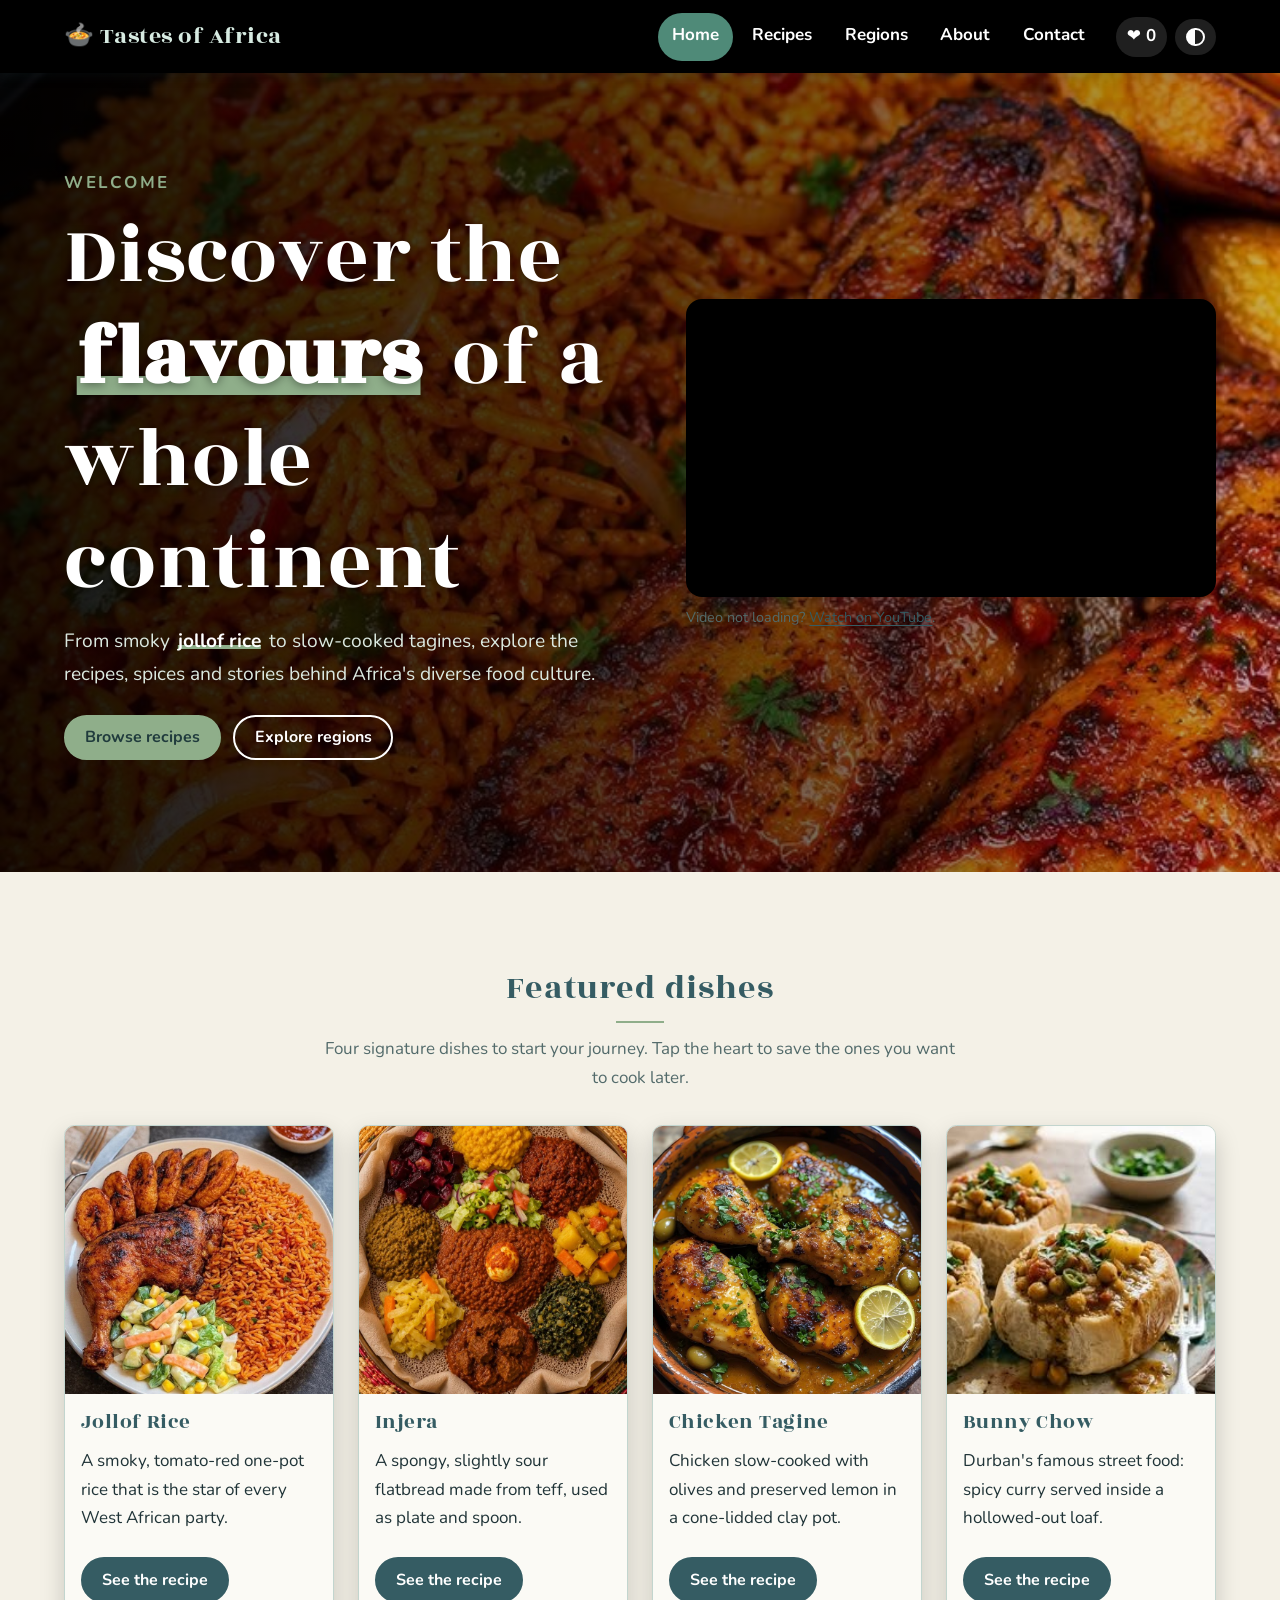
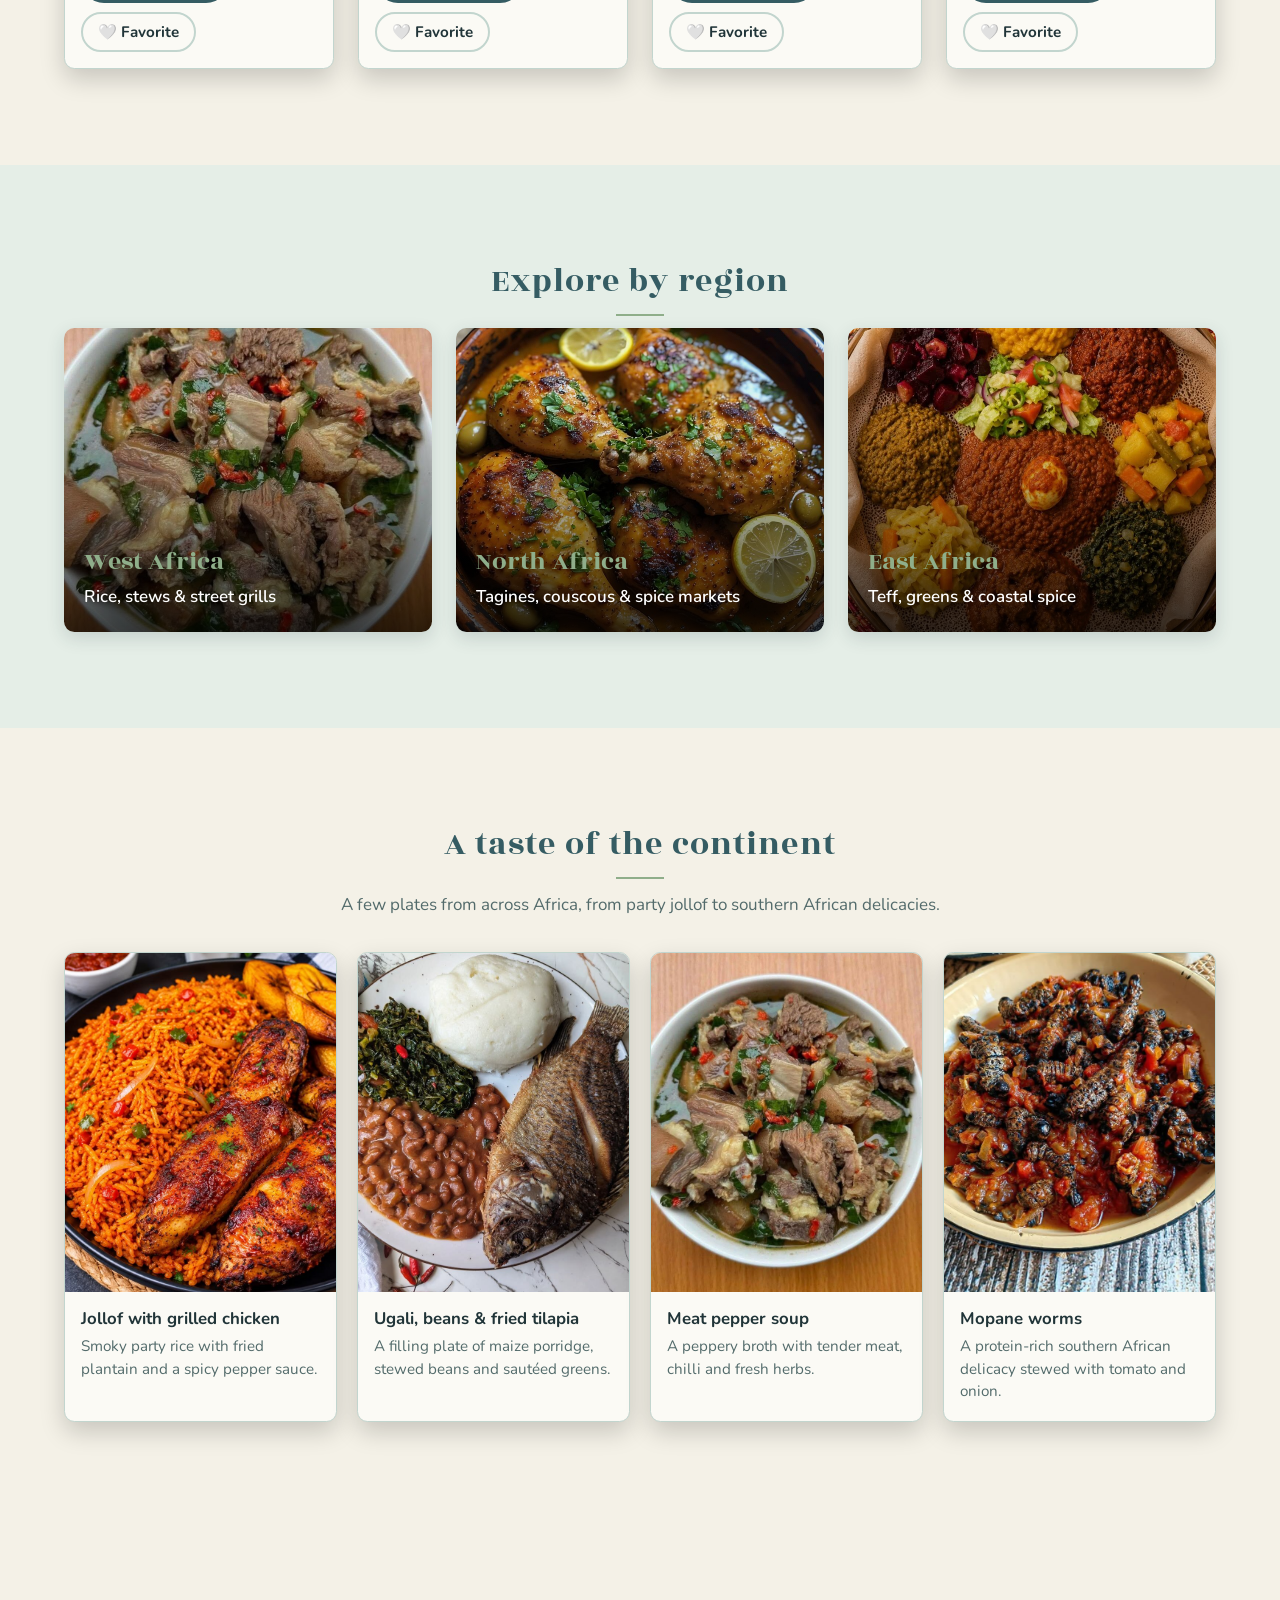
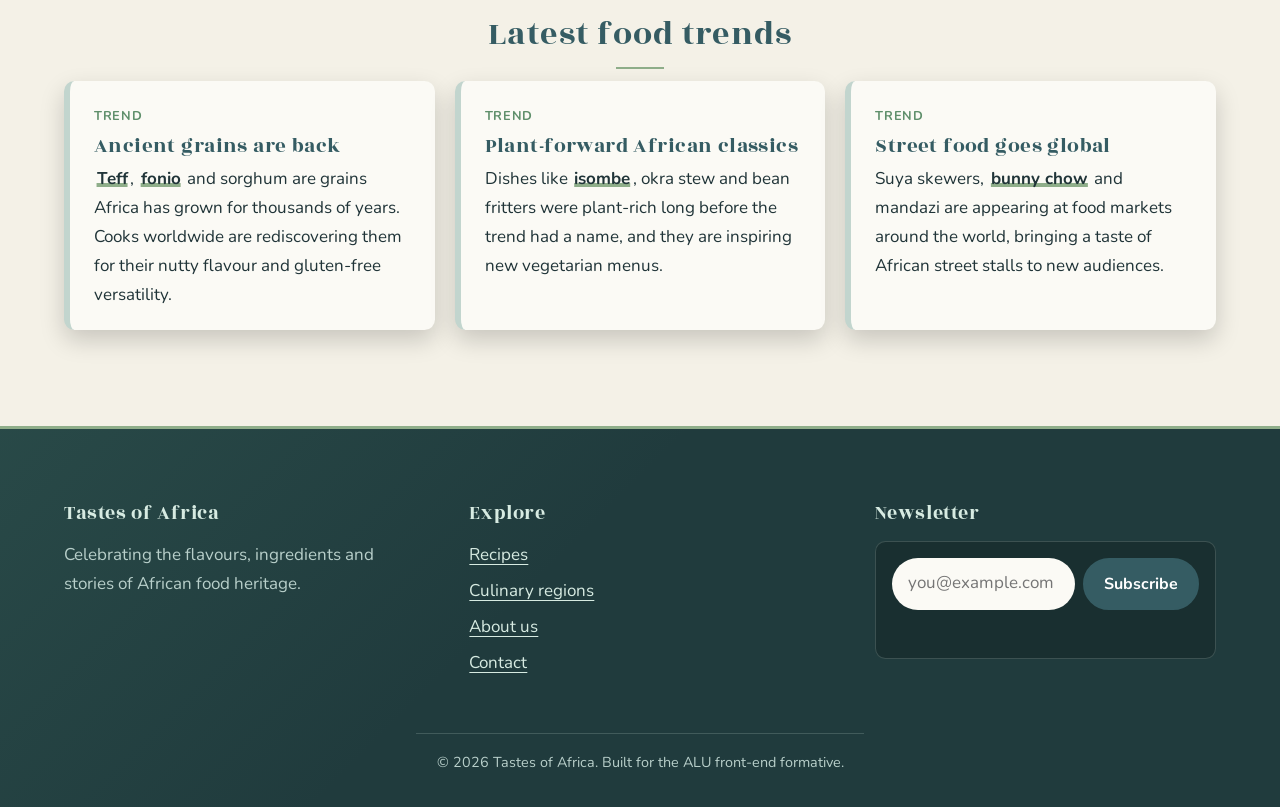
<file: index.html>
<!DOCTYPE html>
<html lang="en">
<head>
  <meta charset="UTF-8">
  <meta name="viewport" content="width=device-width, initial-scale=1.0">
  <title>Home | Tastes of Africa</title>
  <meta name="description" content="Explore African cuisine: recipes, regions, spices and food culture.">
  <link rel="icon" href="data:image/svg+xml,%3Csvg xmlns='http://www.w3.org/2000/svg' viewBox='0 0 100 100'%3E%3Ctext y='.9em' font-size='90'%3E🍲%3C/text%3E%3C/svg%3E">
  <link rel="preconnect" href="https://fonts.googleapis.com">
  <link rel="preconnect" href="https://fonts.gstatic.com" crossorigin>
  <link href="https://fonts.googleapis.com/css2?family=Nunito:wght@400;600;700&amp;family=Rozha+One&amp;display=swap" rel="stylesheet">
  <link rel="stylesheet" href="styles.css">
  <script src="script.js" defer></script>
</head>
<body class="home-page">
<a class="skip-link" href="#main">Skip to main content</a>
<header class="site-header">
  <div class="container header-inner">
    <a class="brand" href="index.html" aria-label="Tastes of Africa home"><span aria-hidden="true">🍲</span> Tastes of Africa</a>
    <button class="nav-toggle" type="button" aria-expanded="false" aria-controls="site-nav" aria-label="Toggle navigation menu">☰</button>
    <nav id="site-nav" class="site-nav" aria-label="Main navigation">
      <ul>
        <li><a href="index.html" aria-current="page">Home</a></li>
        <li><a href="recipes.html">Recipes</a></li>
        <li><a href="regions.html">Regions</a></li>
        <li><a href="about.html">About</a></li>
        <li><a href="contact.html">Contact</a></li>
      </ul>
    </nav>
    <div class="header-tools">
      <a class="fav-link" href="recipes.html" title="Your favorites" aria-label="Your favorites">❤️ <span id="fav-count">0</span></a>
      <button id="theme-toggle" class="theme-toggle" type="button" aria-pressed="false" aria-label="Switch to dark mode"><span class="theme-icon" aria-hidden="true"></span></button>
    </div>
  </div>
</header>
<main id="main">

<section class="hero" aria-labelledby="hero-title">
  <div class="container hero-grid">
    <div class="hero-text">
      <p class="eyebrow">Welcome</p>
      <h1 id="hero-title">Discover the <mark>flavours</mark> of a whole continent</h1>
      <p class="lead">From smoky <mark>jollof rice</mark> to slow-cooked tagines, explore the recipes, spices and stories behind Africa's diverse food culture.</p>
      <p class="hero-actions"><a class="btn btn-accent" href="recipes.html">Browse recipes</a> <a class="btn btn-outline" href="regions.html">Explore regions</a></p>
    </div>
    <div class="hero-video">
      <h2 class="sr-only">Introduction video</h2>
      <div class="video-wrap">
  <iframe src="https://www.youtube-nocookie.com/embed/iTRN6gNwlqU" title="Everything in the African kitchen: how African food and drinks are made" loading="lazy" allow="accelerometer; clipboard-write; encrypted-media; gyroscope; picture-in-picture" referrerpolicy="strict-origin-when-cross-origin" allowfullscreen></iframe>
</div>
<p class="video-note">Video not loading? <a href="https://www.youtube.com/watch?v=iTRN6gNwlqU" target="_blank" rel="noopener">Watch on YouTube</a>.</p>
    </div>
  </div>
</section>

<section class="section container" aria-labelledby="featured-title">
  <h2 id="featured-title" class="section-title">Featured dishes</h2>
  <p class="section-intro">Four signature dishes to start your journey. Tap the heart to save the ones you want to cook later.</p>
  <div class="grid grid-4">
      <figure class="dish-card recipe-card card reveal" data-id="jollof-rice" data-region="west-africa">
        <img src="images/jollof-rice.jpg" alt="Jollof rice served with a grilled chicken leg, fried plantain and a creamy vegetable salad" width="800" height="600" loading="lazy">
        <figcaption>
          <h3>Jollof Rice</h3>
          <p>A smoky, tomato-red one-pot rice that is the star of every West African party.</p>
          <div class="card-actions">
            <a class="btn" href="jollof-rice.html">See the recipe</a>
            <button type="button" class="fav-btn" data-id="jollof-rice" aria-pressed="false"><span class="fav-icon" aria-hidden="true">🤍</span> <span class="fav-label">Favorite</span></button>
          </div>
        </figcaption>
      </figure>
      <figure class="dish-card recipe-card card reveal" data-id="injera" data-region="east-africa">
        <img src="images/injera.jpg" alt="An Ethiopian platter with injera lining a round tray, topped with colourful lentil, vegetable and beef stews, a salad and a boiled egg" width="800" height="600" loading="lazy">
        <figcaption>
          <h3>Injera</h3>
          <p>A spongy, slightly sour flatbread made from teff, used as plate and spoon.</p>
          <div class="card-actions">
            <a class="btn" href="injera.html">See the recipe</a>
            <button type="button" class="fav-btn" data-id="injera" aria-pressed="false"><span class="fav-icon" aria-hidden="true">🤍</span> <span class="fav-label">Favorite</span></button>
          </div>
        </figcaption>
      </figure>
      <figure class="dish-card recipe-card card reveal" data-id="tagine" data-region="north-africa">
        <img src="images/tagine.jpg" alt="Roasted chicken pieces in a clay dish with green olives, lemon slices and fresh herbs in a golden sauce" width="800" height="600" loading="lazy">
        <figcaption>
          <h3>Chicken Tagine</h3>
          <p>Chicken slow-cooked with olives and preserved lemon in a cone-lidded clay pot.</p>
          <div class="card-actions">
            <a class="btn" href="tagine.html">See the recipe</a>
            <button type="button" class="fav-btn" data-id="tagine" aria-pressed="false"><span class="fav-icon" aria-hidden="true">🤍</span> <span class="fav-label">Favorite</span></button>
          </div>
        </figcaption>
      </figure>
      <figure class="dish-card recipe-card card reveal" data-id="bunny-chow" data-region="southern-africa">
        <img src="images/bunny-chow.jpg" alt="Hollowed-out bread loaves filled with a chickpea and vegetable curry and garnished with herbs" width="800" height="600" loading="lazy">
        <figcaption>
          <h3>Bunny Chow</h3>
          <p>Durban's famous street food: spicy curry served inside a hollowed-out loaf.</p>
          <div class="card-actions">
            <a class="btn" href="bunny-chow.html">See the recipe</a>
            <button type="button" class="fav-btn" data-id="bunny-chow" aria-pressed="false"><span class="fav-icon" aria-hidden="true">🤍</span> <span class="fav-label">Favorite</span></button>
          </div>
        </figcaption>
      </figure>
  </div>
</section>

<section class="section band" aria-labelledby="regions-title">
  <div class="container">
    <h2 id="regions-title" class="section-title">Explore by region</h2>
    <div class="grid grid-3">
      <a class="region-tile reveal" href="west-africa.html" style="--tile:url('images/pepper-soup.jpg')">
        <span class="region-name">West Africa</span><span class="region-sub">Rice, stews &amp; street grills</span>
      </a>
      <a class="region-tile reveal" href="north-africa.html" style="--tile:url('images/tagine.jpg')">
        <span class="region-name">North Africa</span><span class="region-sub">Tagines, couscous &amp; spice markets</span>
      </a>
      <a class="region-tile reveal" href="east-africa.html" style="--tile:url('images/injera.jpg')">
        <span class="region-name">East Africa</span><span class="region-sub">Teff, greens &amp; coastal spice</span>
      </a>
    </div>
  </div>
</section>

<section class="section container" aria-labelledby="gallery-title">
  <h2 id="gallery-title" class="section-title">A taste of the continent</h2>
  <p class="section-intro">A few plates from across Africa, from party jollof to southern African delicacies.</p>
  <div class="gallery">
    <figure class="gallery-item reveal">
      <img src="images/jollof-plate.jpg" alt="Jollof rice with grilled chicken and fried plantain on a black plate" width="736" height="1104" loading="lazy">
      <figcaption><strong>Jollof with grilled chicken</strong>Smoky party rice with fried plantain and a spicy pepper sauce.</figcaption>
    </figure>
    <figure class="gallery-item reveal">
      <img src="images/ugali-beans-fish.jpg" alt="Ugali, beans, greens and fried tilapia on a white plate" width="735" height="977" loading="lazy">
      <figcaption><strong>Ugali, beans &amp; fried tilapia</strong>A filling plate of maize porridge, stewed beans and sautéed greens.</figcaption>
    </figure>
    <figure class="gallery-item reveal">
      <img src="images/pepper-soup.jpg" alt="A white bowl of meat pepper soup with chilli and green leaves" width="736" height="920" loading="lazy">
      <figcaption><strong>Meat pepper soup</strong>A peppery broth with tender meat, chilli and fresh herbs.</figcaption>
    </figure>
    <figure class="gallery-item reveal">
      <img src="images/mopane-worms.jpg" alt="A bowl of mopane worms cooked in tomato and onion sauce" width="736" height="843" loading="lazy">
      <figcaption><strong>Mopane worms</strong>A protein-rich southern African delicacy stewed with tomato and onion.</figcaption>
    </figure>
  </div>
</section>

<section class="section container" aria-labelledby="trends-title">
  <h2 id="trends-title" class="section-title">Latest food trends</h2>
  <div class="trends">
    <article class="trend reveal">
      <p class="tag">Trend</p>
      <h3>Ancient grains are back</h3>
      <p><mark>Teff</mark>, <mark>fonio</mark> and sorghum are grains Africa has grown for thousands of years. Cooks worldwide are rediscovering them for their nutty flavour and gluten-free versatility.</p>
    </article>
    <article class="trend reveal">
      <p class="tag">Trend</p>
      <h3>Plant-forward African classics</h3>
      <p>Dishes like <mark>isombe</mark>, okra stew and bean fritters were plant-rich long before the trend had a name, and they are inspiring new vegetarian menus.</p>
    </article>
    <article class="trend reveal">
      <p class="tag">Trend</p>
      <h3>Street food goes global</h3>
      <p>Suya skewers, <mark>bunny chow</mark> and mandazi are appearing at food markets around the world, bringing a taste of African street stalls to new audiences.</p>
    </article>
  </div>
</section>
</main>
<footer class="site-footer">
  <div class="container footer-grid">
    <section aria-labelledby="footer-about">
      <h2 id="footer-about">Tastes of Africa</h2>
      <p>Celebrating the flavours, ingredients and stories of African food heritage.</p>
    </section>
    <section aria-labelledby="footer-links">
      <h2 id="footer-links">Explore</h2>
      <ul>
        <li><a href="recipes.html">Recipes</a></li>
        <li><a href="regions.html">Culinary regions</a></li>
        <li><a href="about.html">About us</a></li>
        <li><a href="contact.html">Contact</a></li>
      </ul>
    </section>
    <section aria-labelledby="footer-news">
      <h2 id="footer-news">Newsletter</h2>
      <form id="newsletter-form" class="newsletter" novalidate>
        <label for="newsletter-email" class="sr-only">Email address</label>
        <input type="email" id="newsletter-email" name="email" placeholder="you@example.com" autocomplete="email" required>
        <button type="submit" class="btn">Subscribe</button>
        <p id="newsletter-msg" class="form-msg" role="status" aria-live="polite"></p>
      </form>
    </section>
  </div>
  <p class="copyright">&copy; <span id="year">2026</span> Tastes of Africa. Built for the ALU front-end formative.</p>
</footer>
</body>
</html>
</file>
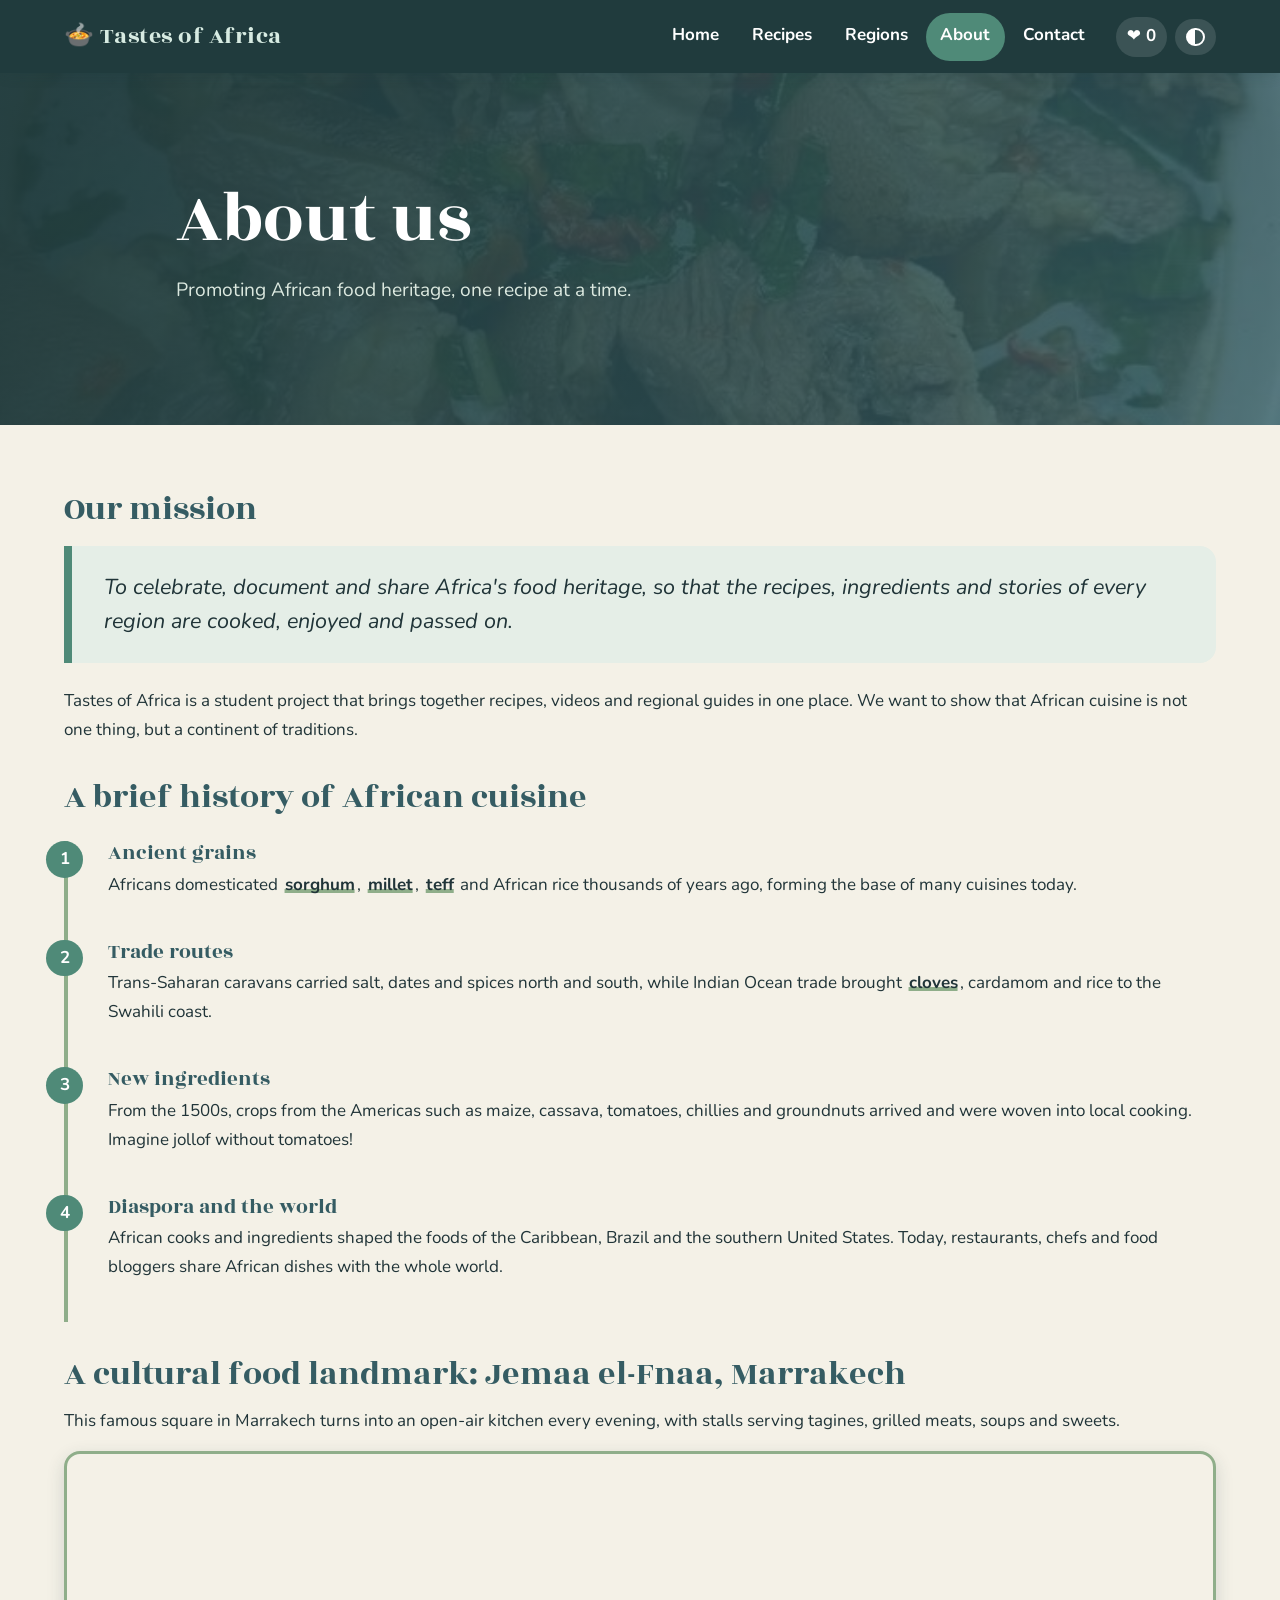
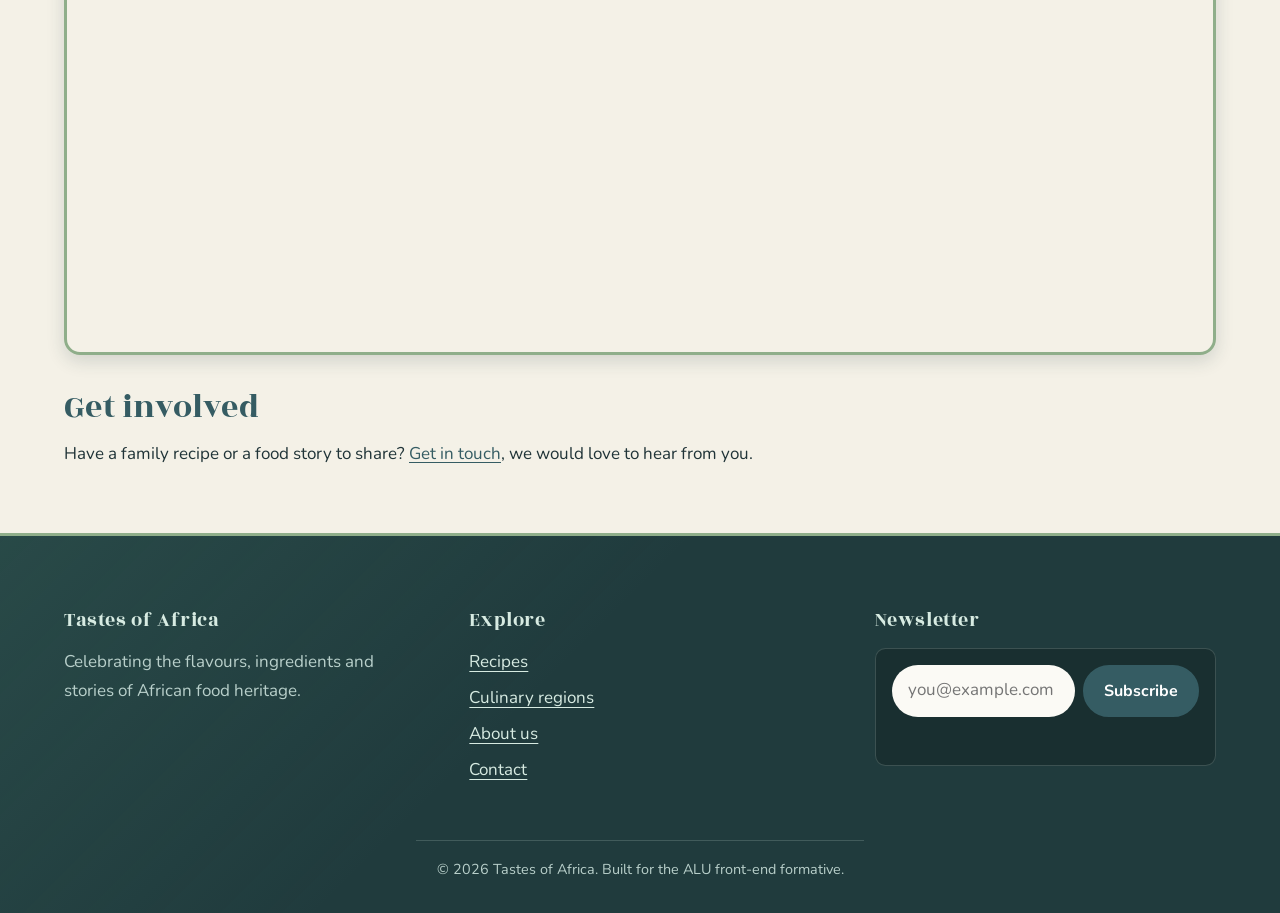
<file: about.html>
<!DOCTYPE html>
<html lang="en">
<head>
  <meta charset="UTF-8">
  <meta name="viewport" content="width=device-width, initial-scale=1.0">
  <title>About us | Tastes of Africa</title>
  <meta name="description" content="Our mission to promote African food heritage, a short history of African cuisine, and a food landmark map.">
  <link rel="icon" href="data:image/svg+xml,%3Csvg xmlns='http://www.w3.org/2000/svg' viewBox='0 0 100 100'%3E%3Ctext y='.9em' font-size='90'%3E🍲%3C/text%3E%3C/svg%3E">
  <link rel="preconnect" href="https://fonts.googleapis.com">
  <link rel="preconnect" href="https://fonts.gstatic.com" crossorigin>
  <link href="https://fonts.googleapis.com/css2?family=Nunito:wght@400;600;700&amp;family=Rozha+One&amp;display=swap" rel="stylesheet">
  <link rel="stylesheet" href="styles.css">
  <script src="script.js" defer></script>
</head>
<body>
<a class="skip-link" href="#main">Skip to main content</a>
<header class="site-header">
  <div class="container header-inner">
    <a class="brand" href="index.html" aria-label="Tastes of Africa home"><span aria-hidden="true">🍲</span> Tastes of Africa</a>
    <button class="nav-toggle" type="button" aria-expanded="false" aria-controls="site-nav" aria-label="Toggle navigation menu">☰</button>
    <nav id="site-nav" class="site-nav" aria-label="Main navigation">
      <ul>
        <li><a href="index.html">Home</a></li>
        <li><a href="recipes.html">Recipes</a></li>
        <li><a href="regions.html">Regions</a></li>
        <li><a href="about.html" aria-current="page">About</a></li>
        <li><a href="contact.html">Contact</a></li>
      </ul>
    </nav>
    <div class="header-tools">
      <a class="fav-link" href="recipes.html" title="Your favorites" aria-label="Your favorites">❤️ <span id="fav-count">0</span></a>
      <button id="theme-toggle" class="theme-toggle" type="button" aria-pressed="false" aria-label="Switch to dark mode"><span class="theme-icon" aria-hidden="true"></span></button>
    </div>
  </div>
</header>
<main id="main">

<section class="page-banner">
  <div class="container">
    <h1>About us</h1>
    <p class="lead">Promoting African food heritage, one recipe at a time.</p>
  </div>
</section>
<div class="container about">
  <section aria-labelledby="mission-title">
    <h2 id="mission-title">Our mission</h2>
    <blockquote class="mission">
      <p>To celebrate, document and share Africa's food heritage, so that the recipes, ingredients and stories of
      every region are cooked, enjoyed and passed on.</p>
    </blockquote>
    <p>Tastes of Africa is a student project that brings together recipes, videos and regional guides in one place. We want
    to show that African cuisine is not one thing, but a continent of traditions.</p>
  </section>

  <section aria-labelledby="history-title">
    <h2 id="history-title">A brief history of African cuisine</h2>
    <ol class="timeline">
      <li><h3>Ancient grains</h3><p>Africans domesticated <mark>sorghum</mark>, <mark>millet</mark>, <mark>teff</mark> and African rice thousands of years ago, forming the base of many cuisines today.</p></li>
      <li><h3>Trade routes</h3><p>Trans-Saharan caravans carried salt, dates and spices north and south, while Indian Ocean trade brought <mark>cloves</mark>, cardamom and rice to the Swahili coast.</p></li>
      <li><h3>New ingredients</h3><p>From the 1500s, crops from the Americas such as maize, cassava, tomatoes, chillies and groundnuts arrived and were woven into local cooking. Imagine jollof without tomatoes!</p></li>
      <li><h3>Diaspora and the world</h3><p>African cooks and ingredients shaped the foods of the Caribbean, Brazil and the southern United States. Today, restaurants, chefs and food bloggers share African dishes with the whole world.</p></li>
    </ol>
  </section>

  <section aria-labelledby="map-title">
    <h2 id="map-title">A cultural food landmark: Jemaa el-Fnaa, Marrakech</h2>
    <p>This famous square in Marrakech turns into an open-air kitchen every evening, with stalls serving tagines, grilled meats, soups and sweets.</p>
    <div class="map-wrap">
  <iframe src="https://www.google.com/maps?q=Jemaa+el-Fnaa,+Marrakech,+Morocco&amp;output=embed" title="Map showing Jemaa el-Fnaa square in Marrakech, Morocco" loading="lazy" referrerpolicy="no-referrer-when-downgrade" allowfullscreen></iframe>
</div>
  </section>

  <section aria-labelledby="join-title">
    <h2 id="join-title">Get involved</h2>
    <p>Have a family recipe or a food story to share? <a href="contact.html">Get in touch</a>, we would love to hear from you.</p>
  </section>
</div>
</main>
<footer class="site-footer">
  <div class="container footer-grid">
    <section aria-labelledby="footer-about">
      <h2 id="footer-about">Tastes of Africa</h2>
      <p>Celebrating the flavours, ingredients and stories of African food heritage.</p>
    </section>
    <section aria-labelledby="footer-links">
      <h2 id="footer-links">Explore</h2>
      <ul>
        <li><a href="recipes.html">Recipes</a></li>
        <li><a href="regions.html">Culinary regions</a></li>
        <li><a href="about.html">About us</a></li>
        <li><a href="contact.html">Contact</a></li>
      </ul>
    </section>
    <section aria-labelledby="footer-news">
      <h2 id="footer-news">Newsletter</h2>
      <form id="newsletter-form" class="newsletter" novalidate>
        <label for="newsletter-email" class="sr-only">Email address</label>
        <input type="email" id="newsletter-email" name="email" placeholder="you@example.com" autocomplete="email" required>
        <button type="submit" class="btn">Subscribe</button>
        <p id="newsletter-msg" class="form-msg" role="status" aria-live="polite"></p>
      </form>
    </section>
  </div>
  <p class="copyright">&copy; <span id="year">2026</span> Tastes of Africa. Built for the ALU front-end formative.</p>
</footer>
</body>
</html>
</file>
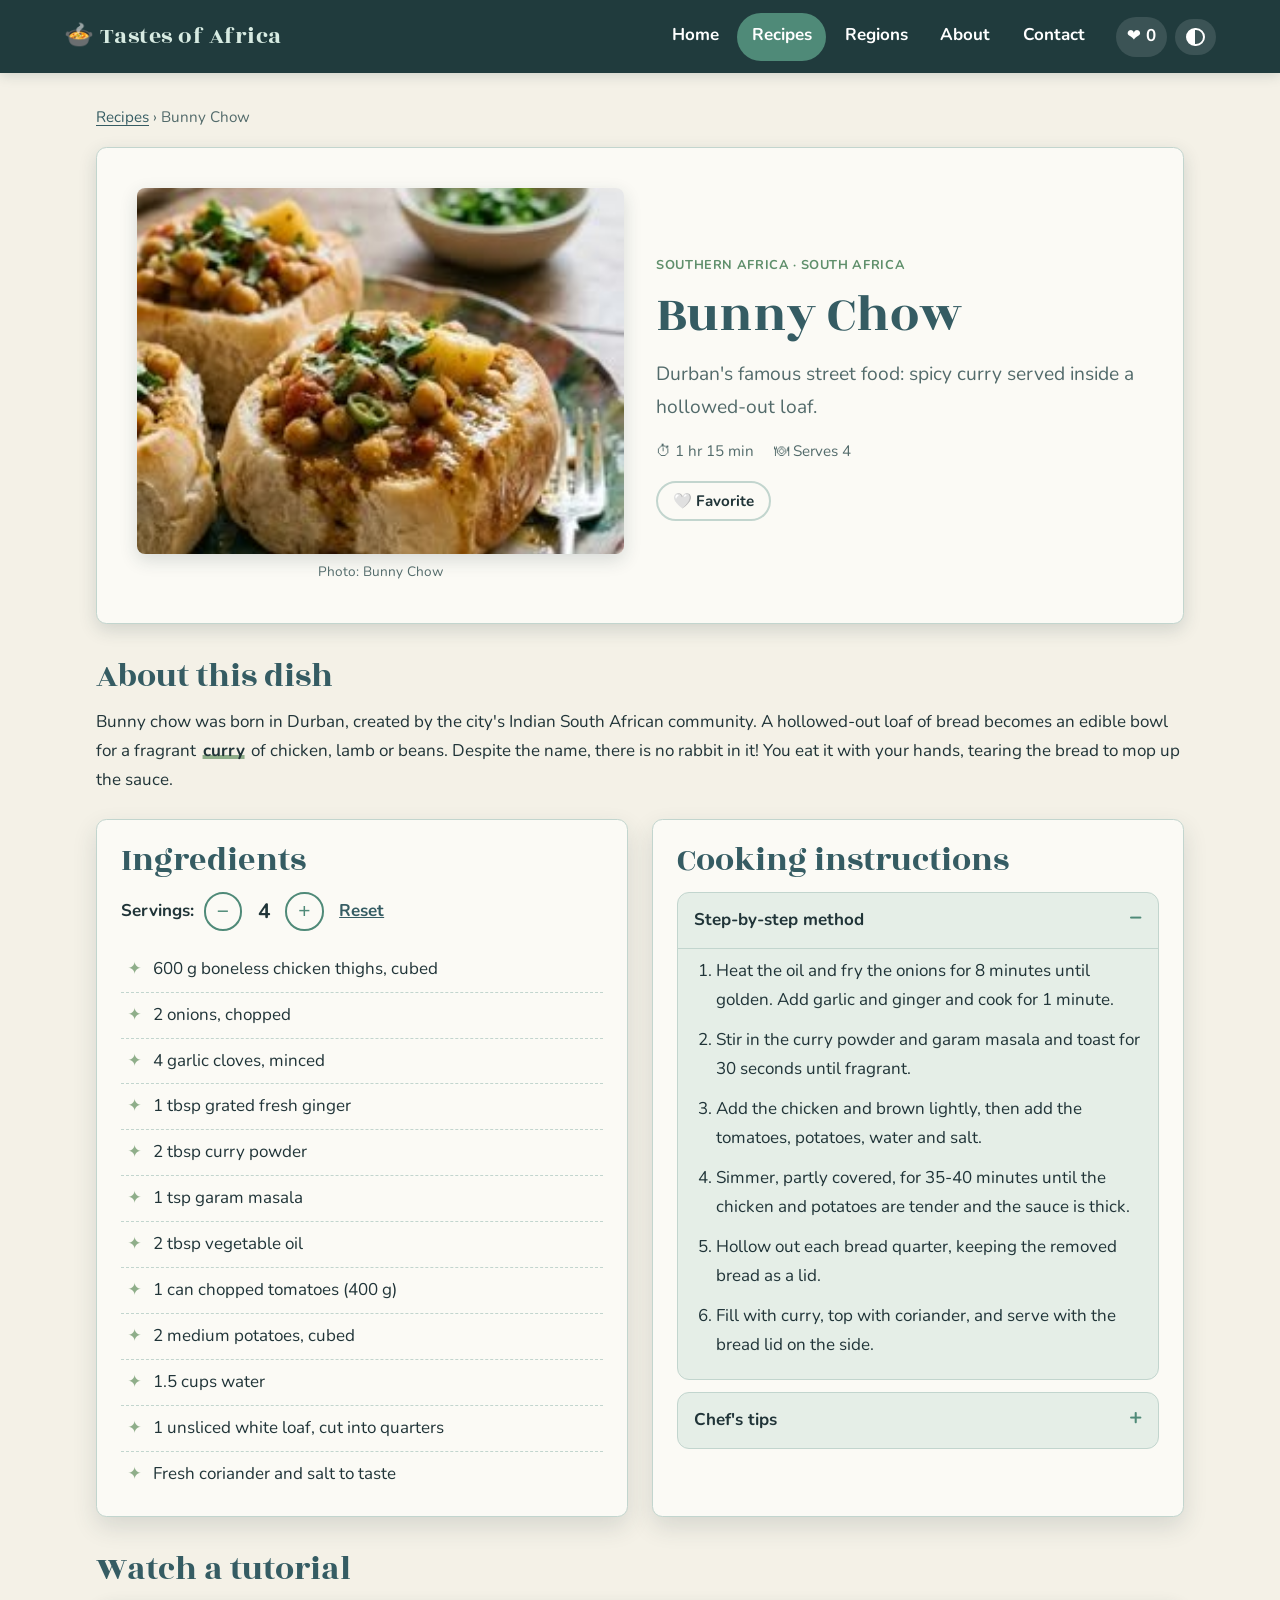
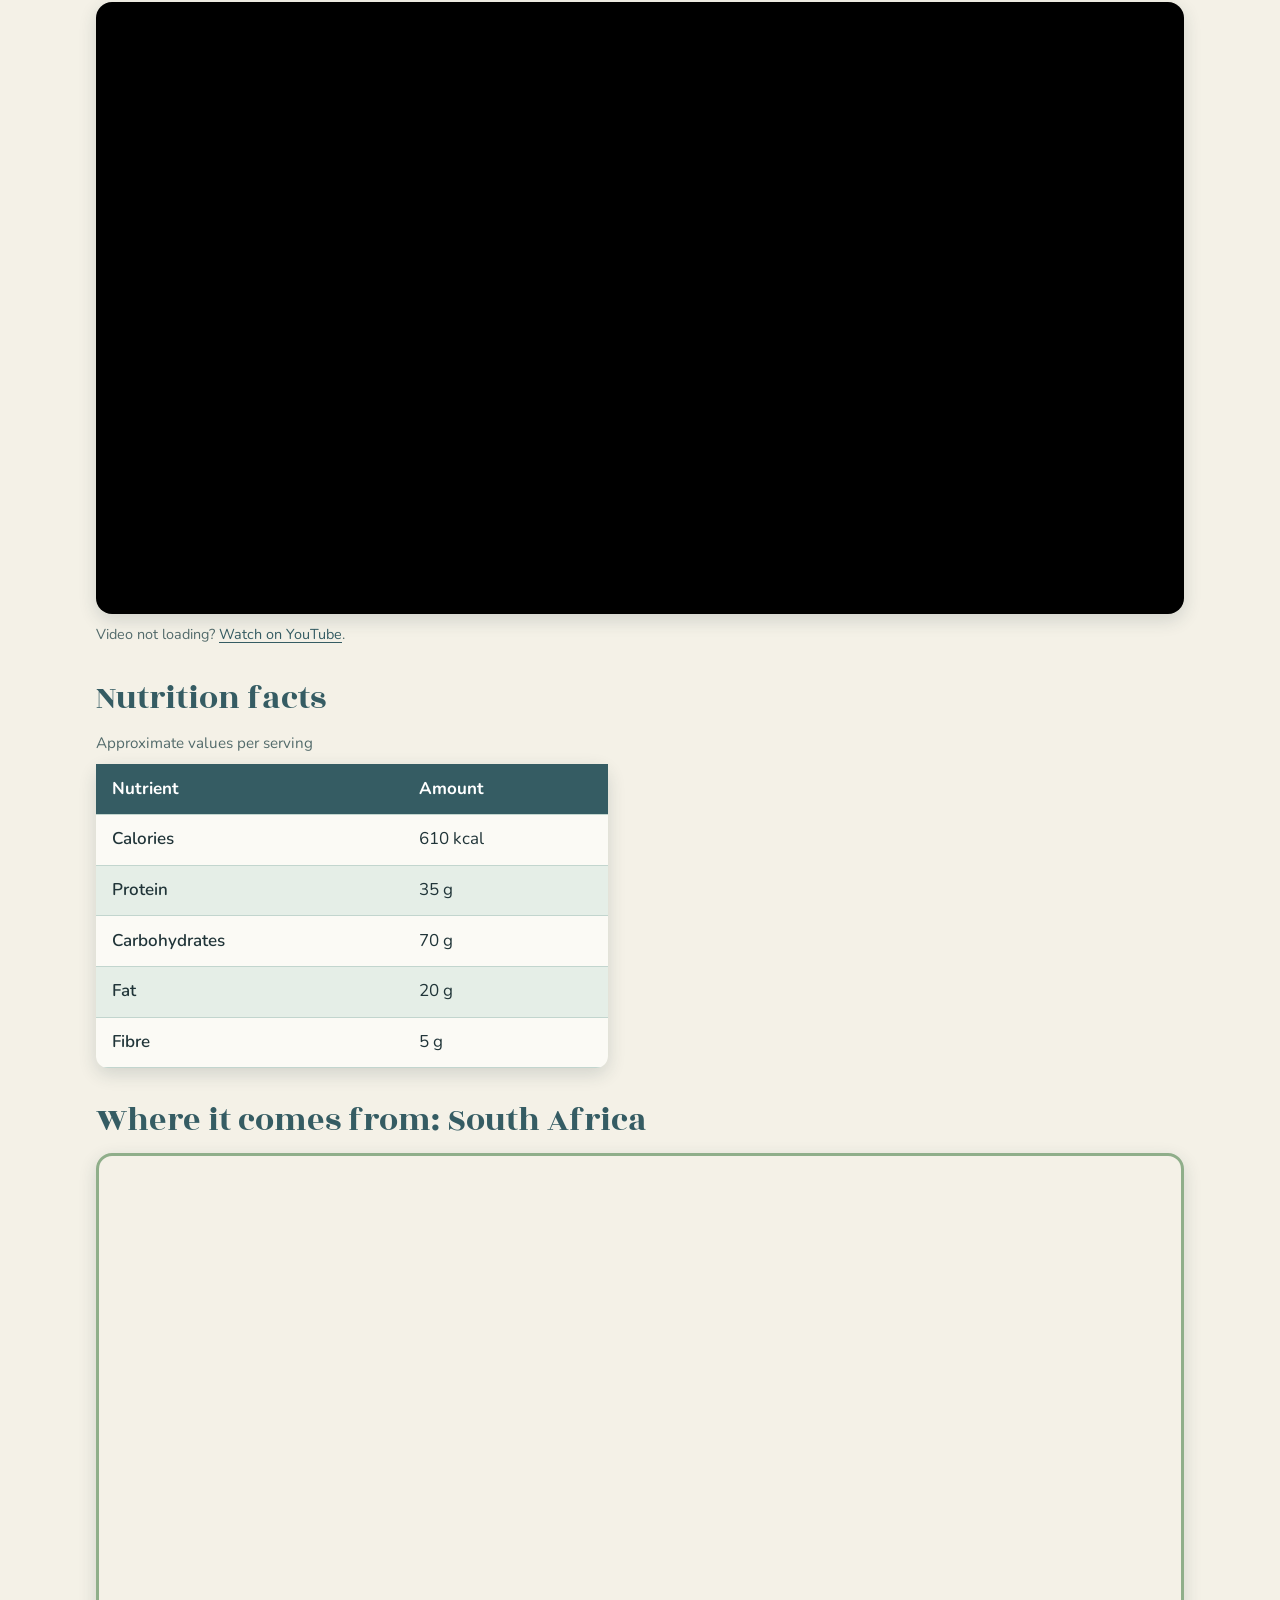
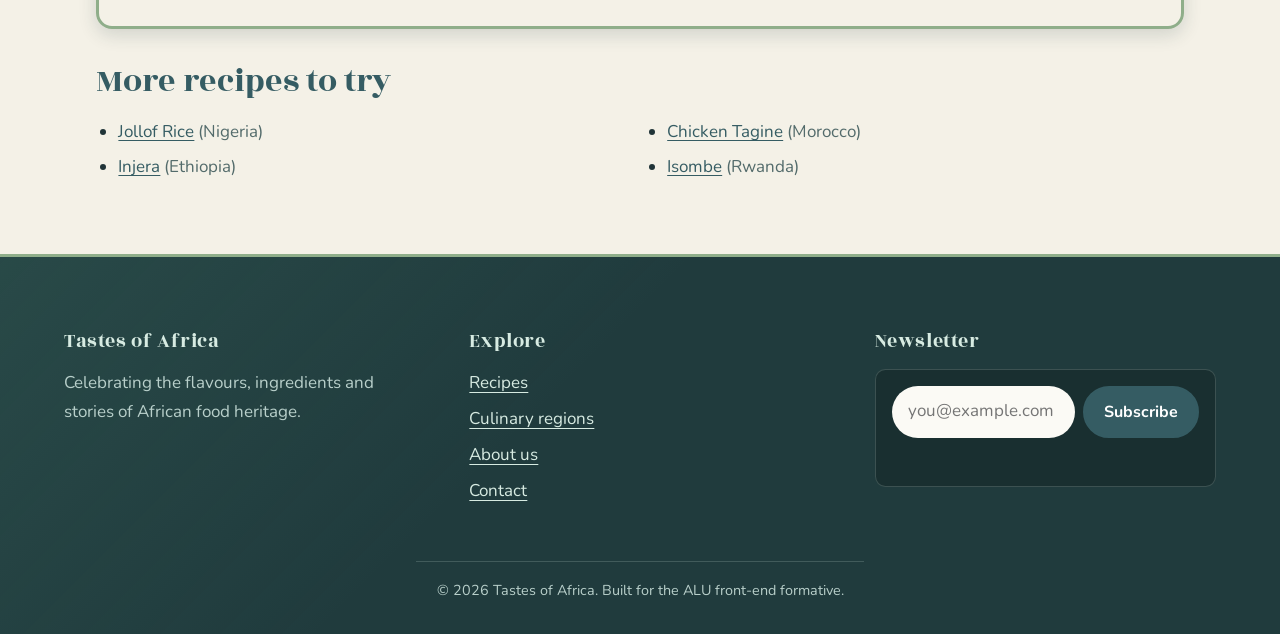
<file: bunny-chow.html>
<!DOCTYPE html>
<html lang="en">
<head>
  <meta charset="UTF-8">
  <meta name="viewport" content="width=device-width, initial-scale=1.0">
  <title>Bunny Chow | Tastes of Africa</title>
  <meta name="description" content="Bunny Chow from South Africa: ingredients, instructions and video.">
  <link rel="icon" href="data:image/svg+xml,%3Csvg xmlns='http://www.w3.org/2000/svg' viewBox='0 0 100 100'%3E%3Ctext y='.9em' font-size='90'%3E🍲%3C/text%3E%3C/svg%3E">
  <link rel="preconnect" href="https://fonts.googleapis.com">
  <link rel="preconnect" href="https://fonts.gstatic.com" crossorigin>
  <link href="https://fonts.googleapis.com/css2?family=Nunito:wght@400;600;700&amp;family=Rozha+One&amp;display=swap" rel="stylesheet">
  <link rel="stylesheet" href="styles.css">
  <script src="script.js" defer></script>
</head>
<body>
<a class="skip-link" href="#main">Skip to main content</a>
<header class="site-header">
  <div class="container header-inner">
    <a class="brand" href="index.html" aria-label="Tastes of Africa home"><span aria-hidden="true">🍲</span> Tastes of Africa</a>
    <button class="nav-toggle" type="button" aria-expanded="false" aria-controls="site-nav" aria-label="Toggle navigation menu">☰</button>
    <nav id="site-nav" class="site-nav" aria-label="Main navigation">
      <ul>
        <li><a href="index.html">Home</a></li>
        <li><a href="recipes.html" aria-current="page">Recipes</a></li>
        <li><a href="regions.html">Regions</a></li>
        <li><a href="about.html">About</a></li>
        <li><a href="contact.html">Contact</a></li>
      </ul>
    </nav>
    <div class="header-tools">
      <a class="fav-link" href="recipes.html" title="Your favorites" aria-label="Your favorites">❤️ <span id="fav-count">0</span></a>
      <button id="theme-toggle" class="theme-toggle" type="button" aria-pressed="false" aria-label="Switch to dark mode"><span class="theme-icon" aria-hidden="true"></span></button>
    </div>
  </div>
</header>
<main id="main">

<article class="container recipe-page" data-id="bunny-chow" data-region="southern-africa">
  <nav class="breadcrumb" aria-label="Breadcrumb"><a href="recipes.html">Recipes</a> &rsaquo; <span>Bunny Chow</span></nav>
  <header class="recipe-head">
    <figure class="recipe-hero">
      <img src="images/bunny-chow.jpg" alt="Hollowed-out bread loaves filled with a chickpea and vegetable curry and garnished with herbs" width="800" height="600">
      <figcaption>Photo: Bunny Chow</figcaption>
    </figure>
    <div>
      <p class="tag">Southern Africa &middot; South Africa</p>
      <h1>Bunny Chow</h1>
      <p class="lead">Durban's famous street food: spicy curry served inside a hollowed-out loaf.</p>
      <p class="meta"><span>⏱ 1 hr 15 min</span> <span>🍽 Serves 4</span></p>
      <button type="button" class="fav-btn" data-id="bunny-chow" aria-pressed="false"><span class="fav-icon" aria-hidden="true">🤍</span> <span class="fav-label">Favorite</span></button>
    </div>
  </header>

  <section aria-labelledby="about-dish">
    <h2 id="about-dish">About this dish</h2>
    <p>Bunny chow was born in Durban, created by the city's Indian South African community. A hollowed-out loaf of bread becomes an edible bowl for a fragrant <mark>curry</mark> of chicken, lamb or beans. Despite the name, there is no rabbit in it! You eat it with your hands, tearing the bread to mop up the sauce.</p>
  </section>

  <div class="recipe-cols">
    <section class="panel" aria-labelledby="ingredients-title" data-base-servings="4" id="scaler-panel">
      <h2 id="ingredients-title">Ingredients</h2>
      <div class="scaler" role="group" aria-label="Adjust servings">
        <span>Servings:</span>
        <button type="button" class="scale-btn" data-delta="-1" aria-label="Fewer servings">&minus;</button>
        <output id="servings-value" aria-live="polite">4</output>
        <button type="button" class="scale-btn" data-delta="1" aria-label="More servings">+</button>
        <button type="button" class="scale-reset" id="scale-reset">Reset</button>
      </div>
      <ul id="ingredient-list" class="ingredients">
            <li data-qty="600" data-unit="g" data-name="boneless chicken thighs, cubed">600 g boneless chicken thighs, cubed</li>
            <li data-qty="2" data-unit="" data-name="onions, chopped">2 onions, chopped</li>
            <li data-qty="4" data-unit="" data-name="garlic cloves, minced">4 garlic cloves, minced</li>
            <li data-qty="1" data-unit="tbsp" data-name="grated fresh ginger">1 tbsp grated fresh ginger</li>
            <li data-qty="2" data-unit="tbsp" data-name="curry powder">2 tbsp curry powder</li>
            <li data-qty="1" data-unit="tsp" data-name="garam masala">1 tsp garam masala</li>
            <li data-qty="2" data-unit="tbsp" data-name="vegetable oil">2 tbsp vegetable oil</li>
            <li data-qty="1" data-unit="can" data-name="chopped tomatoes (400 g)">1 can chopped tomatoes (400 g)</li>
            <li data-qty="2" data-unit="" data-name="medium potatoes, cubed">2 medium potatoes, cubed</li>
            <li data-qty="1.5" data-unit="cups" data-name="water">1.5 cups water</li>
            <li data-qty="1" data-unit="" data-name="unsliced white loaf, cut into quarters">1 unsliced white loaf, cut into quarters</li>
            <li>Fresh coriander and salt to taste</li>
      </ul>
    </section>

    <section class="panel" aria-labelledby="method-title">
      <h2 id="method-title">Cooking instructions</h2>
      <details class="instructions" open>
        <summary>Step-by-step method</summary>
        <ol>
            <li>Heat the oil and fry the onions for 8 minutes until golden. Add garlic and ginger and cook for 1 minute.</li>
            <li>Stir in the curry powder and garam masala and toast for 30 seconds until fragrant.</li>
            <li>Add the chicken and brown lightly, then add the tomatoes, potatoes, water and salt.</li>
            <li>Simmer, partly covered, for 35-40 minutes until the chicken and potatoes are tender and the sauce is thick.</li>
            <li>Hollow out each bread quarter, keeping the removed bread as a lid.</li>
            <li>Fill with curry, top with coriander, and serve with the bread lid on the side.</li>
        </ol>
      </details>
      <details class="instructions">
        <summary>Chef's tips</summary>
        <p>Taste and adjust the seasoning at the end. Use the servings buttons above to scale the ingredients, and keep the heat low whenever a recipe says to simmer.</p>
      </details>
    </section>
  </div>

  <section aria-labelledby="video-title">
    <h2 id="video-title">Watch a tutorial</h2>
    <div class="video-wrap">
  <iframe src="https://www.youtube-nocookie.com/embed/wuWNkFNZrUU" title="How to make South African bunny chow" loading="lazy" allow="accelerometer; clipboard-write; encrypted-media; gyroscope; picture-in-picture" referrerpolicy="strict-origin-when-cross-origin" allowfullscreen></iframe>
</div>
<p class="video-note">Video not loading? <a href="https://www.youtube.com/watch?v=wuWNkFNZrUU" target="_blank" rel="noopener">Watch on YouTube</a>.</p>
  </section>

  <section aria-labelledby="nutrition-title">
    <h2 id="nutrition-title">Nutrition facts</h2>
    <table class="nutrition">
      <caption>Approximate values per serving</caption>
      <thead><tr><th scope="col">Nutrient</th><th scope="col">Amount</th></tr></thead>
      <tbody>
          <tr><th scope="row">Calories</th><td>610 kcal</td></tr>
          <tr><th scope="row">Protein</th><td>35 g</td></tr>
          <tr><th scope="row">Carbohydrates</th><td>70 g</td></tr>
          <tr><th scope="row">Fat</th><td>20 g</td></tr>
          <tr><th scope="row">Fibre</th><td>5 g</td></tr>
      </tbody>
    </table>
  </section>

  <section aria-labelledby="map-title">
    <h2 id="map-title">Where it comes from: South Africa</h2>
    <div class="map-wrap">
  <iframe src="https://www.google.com/maps?q=Durban,+South+Africa&amp;output=embed" title="Map showing Durban, South Africa" loading="lazy" referrerpolicy="no-referrer-when-downgrade" allowfullscreen></iframe>
</div>
  </section>

  <section aria-labelledby="more-title">
    <h2 id="more-title">More recipes to try</h2>
    <ul class="link-list"><li><a href="jollof-rice.html">Jollof Rice</a> <span class="muted">(Nigeria)</span></li><li><a href="injera.html">Injera</a> <span class="muted">(Ethiopia)</span></li><li><a href="tagine.html">Chicken Tagine</a> <span class="muted">(Morocco)</span></li><li><a href="isombe.html">Isombe</a> <span class="muted">(Rwanda)</span></li></ul>
  </section>
</article>
</main>
<footer class="site-footer">
  <div class="container footer-grid">
    <section aria-labelledby="footer-about">
      <h2 id="footer-about">Tastes of Africa</h2>
      <p>Celebrating the flavours, ingredients and stories of African food heritage.</p>
    </section>
    <section aria-labelledby="footer-links">
      <h2 id="footer-links">Explore</h2>
      <ul>
        <li><a href="recipes.html">Recipes</a></li>
        <li><a href="regions.html">Culinary regions</a></li>
        <li><a href="about.html">About us</a></li>
        <li><a href="contact.html">Contact</a></li>
      </ul>
    </section>
    <section aria-labelledby="footer-news">
      <h2 id="footer-news">Newsletter</h2>
      <form id="newsletter-form" class="newsletter" novalidate>
        <label for="newsletter-email" class="sr-only">Email address</label>
        <input type="email" id="newsletter-email" name="email" placeholder="you@example.com" autocomplete="email" required>
        <button type="submit" class="btn">Subscribe</button>
        <p id="newsletter-msg" class="form-msg" role="status" aria-live="polite"></p>
      </form>
    </section>
  </div>
  <p class="copyright">&copy; <span id="year">2026</span> Tastes of Africa. Built for the ALU front-end formative.</p>
</footer>
</body>
</html>
</file>
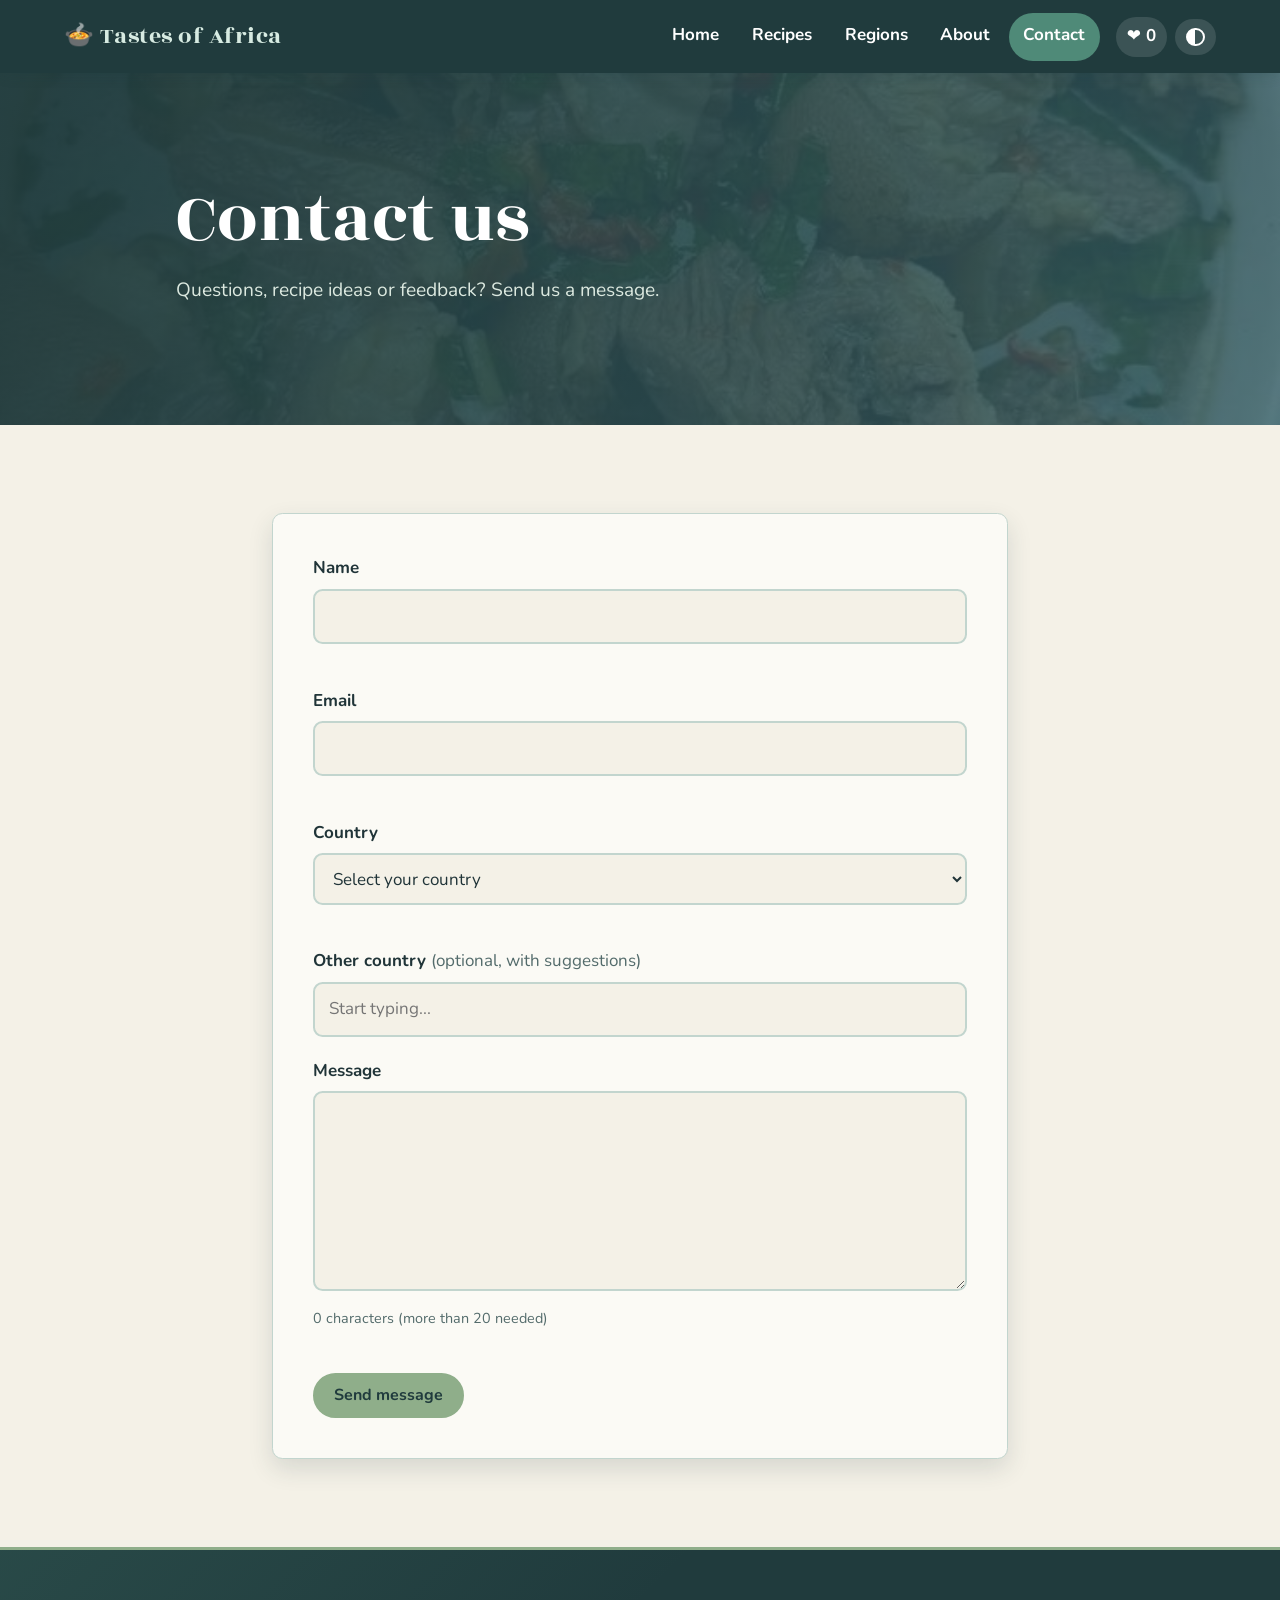
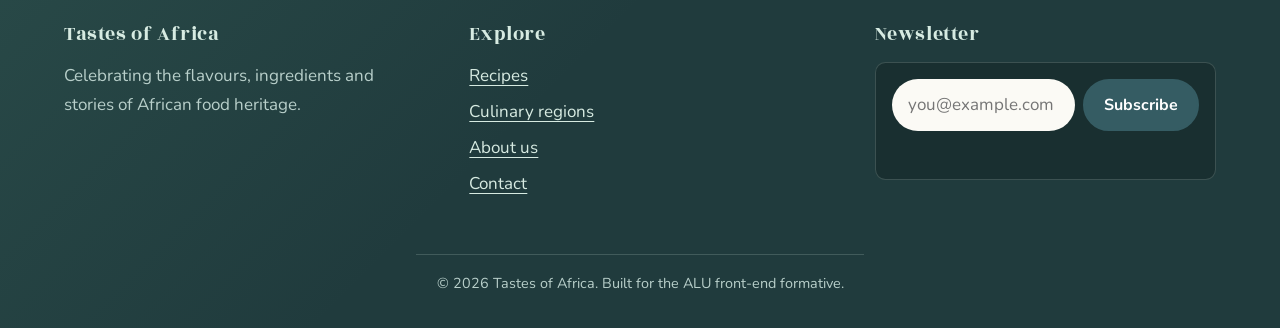
<file: contact.html>
<!DOCTYPE html>
<html lang="en">
<head>
  <meta charset="UTF-8">
  <meta name="viewport" content="width=device-width, initial-scale=1.0">
  <title>Contact | Tastes of Africa</title>
  <meta name="description" content="Contact the Tastes of Africa team.">
  <link rel="icon" href="data:image/svg+xml,%3Csvg xmlns='http://www.w3.org/2000/svg' viewBox='0 0 100 100'%3E%3Ctext y='.9em' font-size='90'%3E🍲%3C/text%3E%3C/svg%3E">
  <link rel="preconnect" href="https://fonts.googleapis.com">
  <link rel="preconnect" href="https://fonts.gstatic.com" crossorigin>
  <link href="https://fonts.googleapis.com/css2?family=Nunito:wght@400;600;700&amp;family=Rozha+One&amp;display=swap" rel="stylesheet">
  <link rel="stylesheet" href="styles.css">
  <script src="script.js" defer></script>
</head>
<body>
<a class="skip-link" href="#main">Skip to main content</a>
<header class="site-header">
  <div class="container header-inner">
    <a class="brand" href="index.html" aria-label="Tastes of Africa home"><span aria-hidden="true">🍲</span> Tastes of Africa</a>
    <button class="nav-toggle" type="button" aria-expanded="false" aria-controls="site-nav" aria-label="Toggle navigation menu">☰</button>
    <nav id="site-nav" class="site-nav" aria-label="Main navigation">
      <ul>
        <li><a href="index.html">Home</a></li>
        <li><a href="recipes.html">Recipes</a></li>
        <li><a href="regions.html">Regions</a></li>
        <li><a href="about.html">About</a></li>
        <li><a href="contact.html" aria-current="page">Contact</a></li>
      </ul>
    </nav>
    <div class="header-tools">
      <a class="fav-link" href="recipes.html" title="Your favorites" aria-label="Your favorites">❤️ <span id="fav-count">0</span></a>
      <button id="theme-toggle" class="theme-toggle" type="button" aria-pressed="false" aria-label="Switch to dark mode"><span class="theme-icon" aria-hidden="true"></span></button>
    </div>
  </div>
</header>
<main id="main">

<section class="page-banner">
  <div class="container">
    <h1>Contact us</h1>
    <p class="lead">Questions, recipe ideas or feedback? Send us a message.</p>
  </div>
</section>
<section class="section container contact" aria-labelledby="form-title">
  <h2 id="form-title" class="sr-only">Contact form</h2>
  <form id="contact-form" class="form" novalidate>
    <div class="field">
      <label for="name">Name</label>
      <input type="text" id="name" name="name" autocomplete="name" required aria-describedby="name-error">
      <p class="error" id="name-error" role="alert"></p>
    </div>
    <div class="field">
      <label for="email">Email</label>
      <input type="email" id="email" name="email" autocomplete="email" required aria-describedby="email-error">
      <p class="error" id="email-error" role="alert"></p>
    </div>
    <div class="field">
      <label for="country">Country</label>
      <select id="country" name="country" required aria-describedby="country-error">
        <option value="">Select your country</option>
          <option value="Rwanda">Rwanda</option>
          <option value="Nigeria">Nigeria</option>
          <option value="Ghana">Ghana</option>
          <option value="Kenya">Kenya</option>
          <option value="Ethiopia">Ethiopia</option>
          <option value="Morocco">Morocco</option>
          <option value="South Africa">South Africa</option>
          <option value="Egypt">Egypt</option>
          <option value="Tanzania">Tanzania</option>
          <option value="Uganda">Uganda</option>
          <option value="Senegal">Senegal</option>
          <option value="United States">United States</option>
          <option value="United Kingdom">United Kingdom</option>
          <option value="Canada">Canada</option>
          <option value="France">France</option>
        <option value="other">Other (type below)</option>
      </select>
      <p class="error" id="country-error" role="alert"></p>
    </div>
    <div class="field">
      <label for="country-other">Other country <span class="muted">(optional, with suggestions)</span></label>
      <input type="text" id="country-other" name="country-other" list="country-suggestions" placeholder="Start typing...">
      <datalist id="country-suggestions">
        <option value="Algeria"></option>
        <option value="Tunisia"></option>
        <option value="Cameroon"></option>
        <option value="Zambia"></option>
        <option value="Zimbabwe"></option>
        <option value="Mali"></option>
        <option value="Ivory Coast"></option>
        <option value="Sudan"></option>
        <option value="Somalia"></option>
        <option value="Botswana"></option>
        <option value="Namibia"></option>
        <option value="Germany"></option>
        <option value="Brazil"></option>
        <option value="Australia"></option>
      </datalist>
    </div>
    <div class="field">
      <label for="message">Message</label>
      <textarea id="message" name="message" rows="6" required aria-describedby="message-error message-count"></textarea>
      <p class="hint" id="message-count">0 characters (more than 20 needed)</p>
      <p class="error" id="message-error" role="alert"></p>
    </div>
    <button type="submit" class="btn btn-accent">Send message</button>
  </form>
  <div id="confirmation" class="confirmation" tabindex="-1" role="status" aria-live="polite" hidden></div>
</section>
</main>
<footer class="site-footer">
  <div class="container footer-grid">
    <section aria-labelledby="footer-about">
      <h2 id="footer-about">Tastes of Africa</h2>
      <p>Celebrating the flavours, ingredients and stories of African food heritage.</p>
    </section>
    <section aria-labelledby="footer-links">
      <h2 id="footer-links">Explore</h2>
      <ul>
        <li><a href="recipes.html">Recipes</a></li>
        <li><a href="regions.html">Culinary regions</a></li>
        <li><a href="about.html">About us</a></li>
        <li><a href="contact.html">Contact</a></li>
      </ul>
    </section>
    <section aria-labelledby="footer-news">
      <h2 id="footer-news">Newsletter</h2>
      <form id="newsletter-form" class="newsletter" novalidate>
        <label for="newsletter-email" class="sr-only">Email address</label>
        <input type="email" id="newsletter-email" name="email" placeholder="you@example.com" autocomplete="email" required>
        <button type="submit" class="btn">Subscribe</button>
        <p id="newsletter-msg" class="form-msg" role="status" aria-live="polite"></p>
      </form>
    </section>
  </div>
  <p class="copyright">&copy; <span id="year">2026</span> Tastes of Africa. Built for the ALU front-end formative.</p>
</footer>
</body>
</html>
</file>
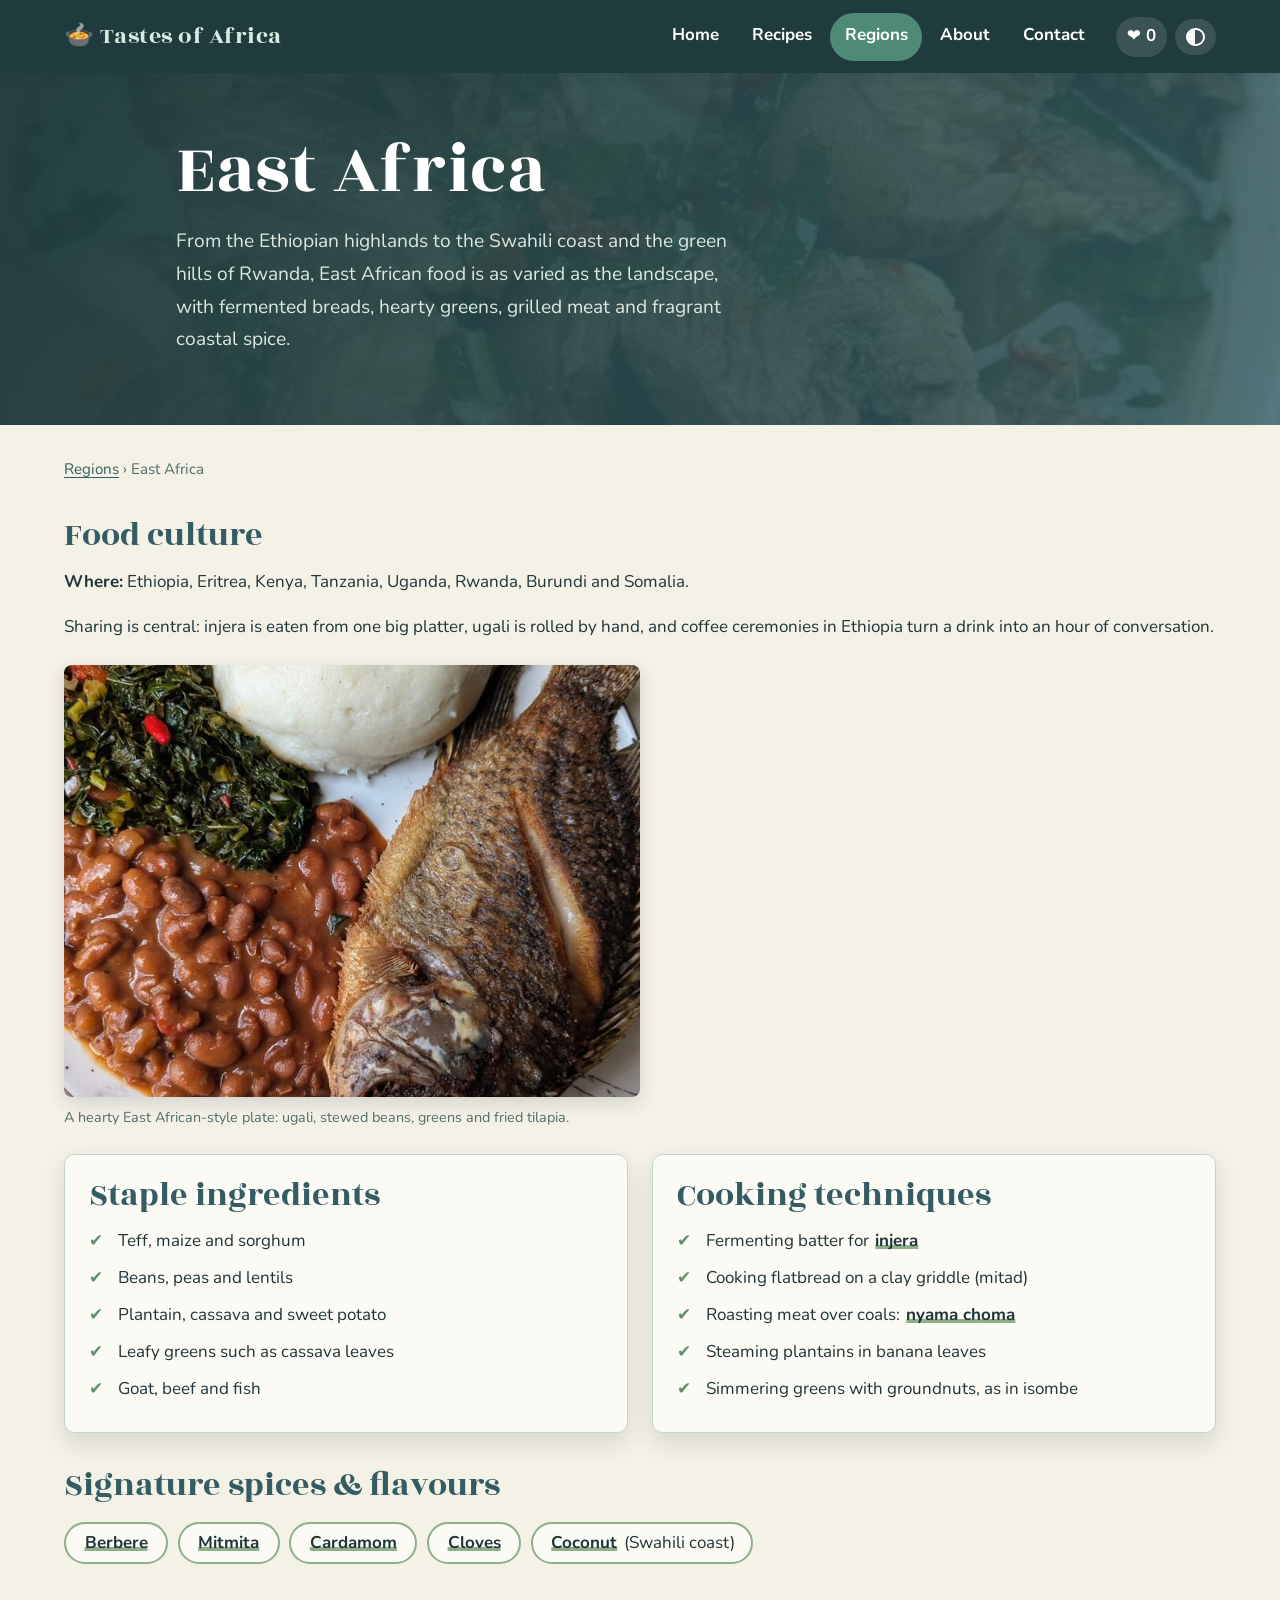
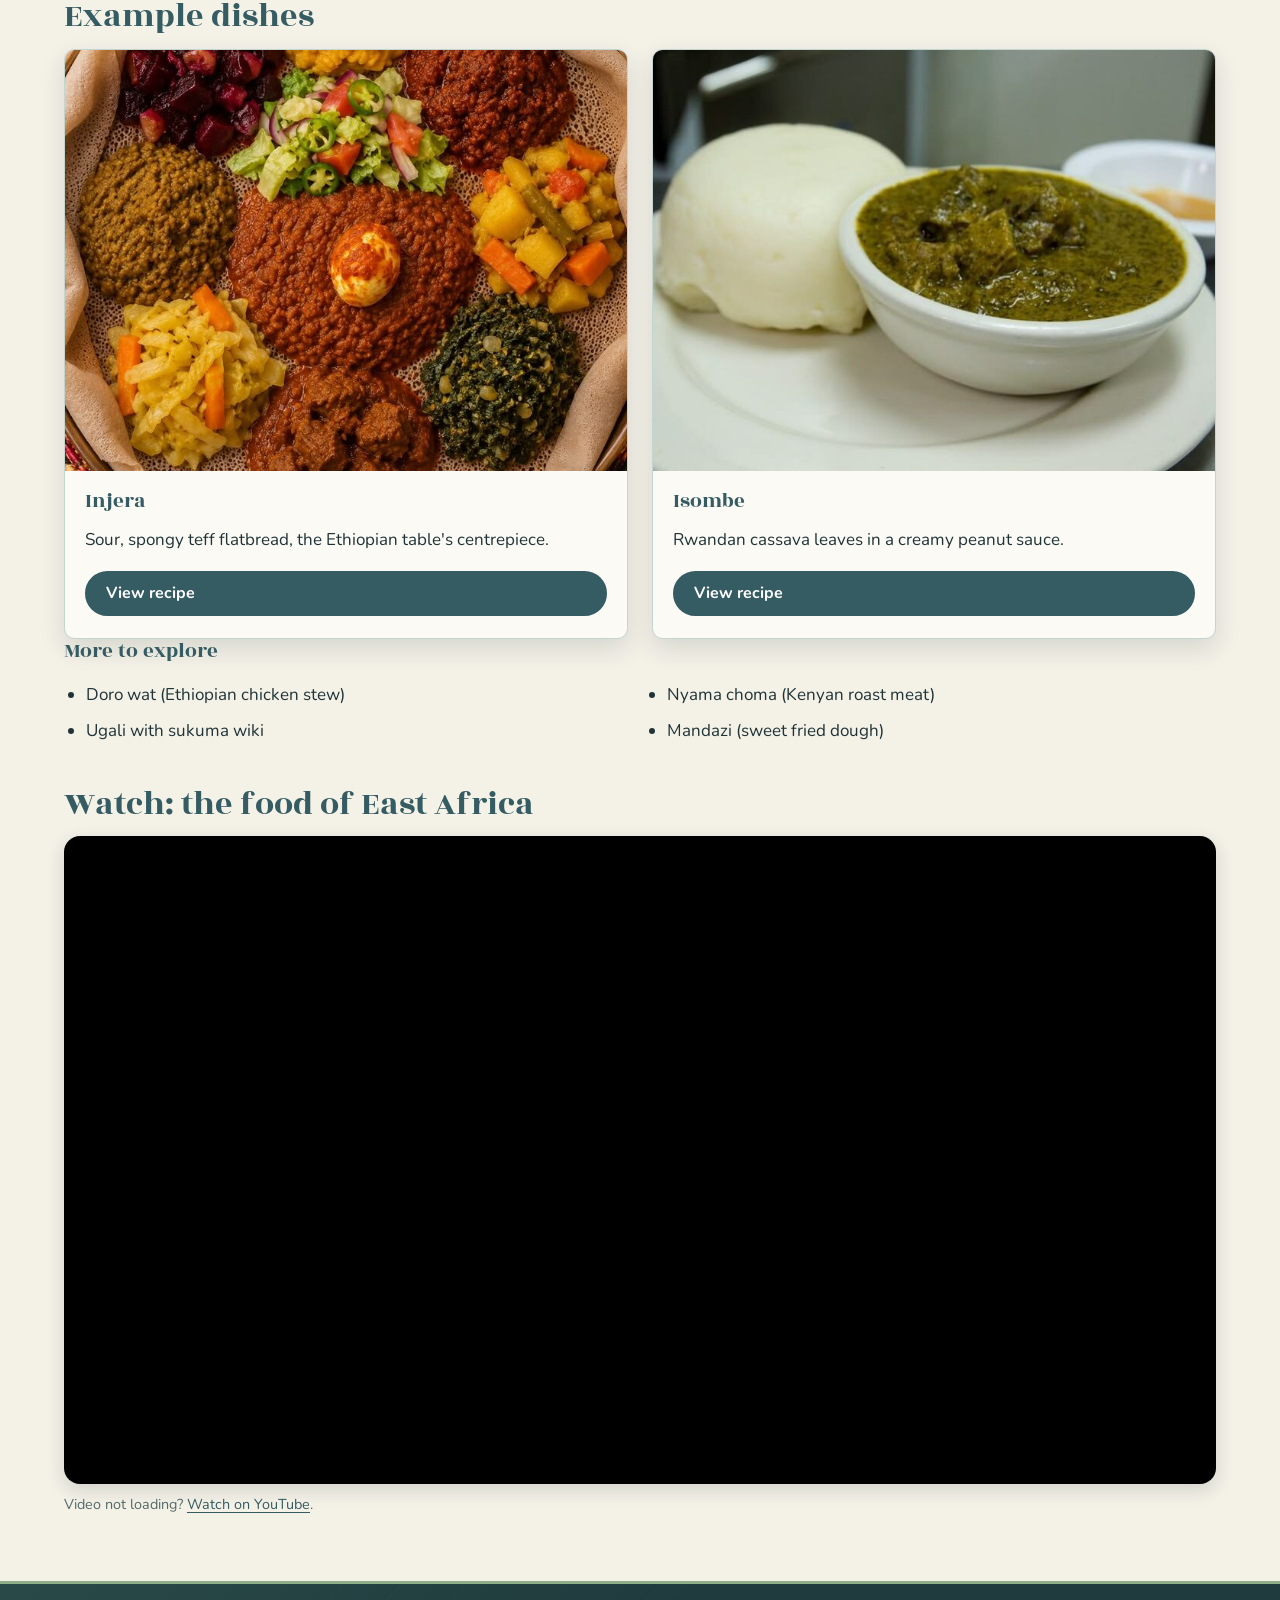
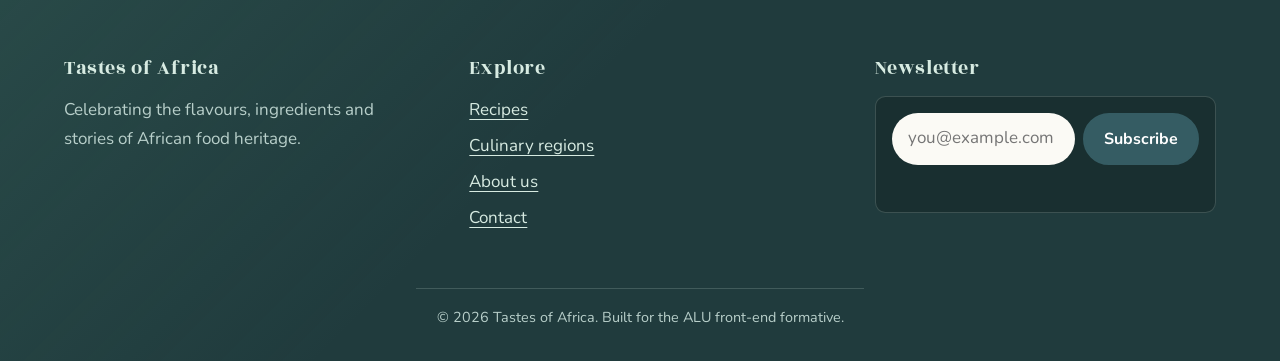
<file: east-africa.html>
<!DOCTYPE html>
<html lang="en">
<head>
  <meta charset="UTF-8">
  <meta name="viewport" content="width=device-width, initial-scale=1.0">
  <title>East Africa | Tastes of Africa</title>
  <meta name="description" content="Food culture, staples and cooking techniques of East Africa.">
  <link rel="icon" href="data:image/svg+xml,%3Csvg xmlns='http://www.w3.org/2000/svg' viewBox='0 0 100 100'%3E%3Ctext y='.9em' font-size='90'%3E🍲%3C/text%3E%3C/svg%3E">
  <link rel="preconnect" href="https://fonts.googleapis.com">
  <link rel="preconnect" href="https://fonts.gstatic.com" crossorigin>
  <link href="https://fonts.googleapis.com/css2?family=Nunito:wght@400;600;700&amp;family=Rozha+One&amp;display=swap" rel="stylesheet">
  <link rel="stylesheet" href="styles.css">
  <script src="script.js" defer></script>
</head>
<body>
<a class="skip-link" href="#main">Skip to main content</a>
<header class="site-header">
  <div class="container header-inner">
    <a class="brand" href="index.html" aria-label="Tastes of Africa home"><span aria-hidden="true">🍲</span> Tastes of Africa</a>
    <button class="nav-toggle" type="button" aria-expanded="false" aria-controls="site-nav" aria-label="Toggle navigation menu">☰</button>
    <nav id="site-nav" class="site-nav" aria-label="Main navigation">
      <ul>
        <li><a href="index.html">Home</a></li>
        <li><a href="recipes.html">Recipes</a></li>
        <li><a href="regions.html" aria-current="page">Regions</a></li>
        <li><a href="about.html">About</a></li>
        <li><a href="contact.html">Contact</a></li>
      </ul>
    </nav>
    <div class="header-tools">
      <a class="fav-link" href="recipes.html" title="Your favorites" aria-label="Your favorites">❤️ <span id="fav-count">0</span></a>
      <button id="theme-toggle" class="theme-toggle" type="button" aria-pressed="false" aria-label="Switch to dark mode"><span class="theme-icon" aria-hidden="true"></span></button>
    </div>
  </div>
</header>
<main id="main">

<section class="page-banner">
  <div class="container">
    <h1>East Africa</h1>
    <p class="lead">From the Ethiopian highlands to the Swahili coast and the green hills of Rwanda, East African food is as varied as the landscape, with fermented breads, hearty greens, grilled meat and fragrant coastal spice.</p>
  </div>
</section>
<div class="container region-page">
  <nav class="breadcrumb" aria-label="Breadcrumb"><a href="regions.html">Regions</a> &rsaquo; <span>East Africa</span></nav>
  <section aria-labelledby="culture-title">
    <h2 id="culture-title">Food culture</h2>
    <p><strong>Where:</strong> Ethiopia, Eritrea, Kenya, Tanzania, Uganda, Rwanda, Burundi and Somalia.</p>
    <p>Sharing is central: injera is eaten from one big platter, ugali is rolled by hand, and coffee ceremonies in Ethiopia turn a drink into an hour of conversation.</p>
  <figure class="photo-feature reveal">
    <img src="images/ugali-beans-fish.jpg" alt="A plate with ugali, stewed beans, sauteed greens and a whole fried tilapia" width="800" height="600" loading="lazy">
    <figcaption>A hearty East African-style plate: ugali, stewed beans, greens and fried tilapia.</figcaption>
  </figure>
  </section>

  <div class="recipe-cols">
    <section class="panel" aria-labelledby="staples-title">
      <h2 id="staples-title">Staple ingredients</h2>
      <ul class="check-list">
        <li>Teff, maize and sorghum</li>
        <li>Beans, peas and lentils</li>
        <li>Plantain, cassava and sweet potato</li>
        <li>Leafy greens such as cassava leaves</li>
        <li>Goat, beef and fish</li>
      </ul>
    </section>
    <section class="panel" aria-labelledby="tech-title">
      <h2 id="tech-title">Cooking techniques</h2>
      <ul class="check-list">
        <li>Fermenting batter for <mark>injera</mark></li>
        <li>Cooking flatbread on a clay griddle (mitad)</li>
        <li>Roasting meat over coals: <mark>nyama choma</mark></li>
        <li>Steaming plantains in banana leaves</li>
        <li>Simmering greens with groundnuts, as in isombe</li>
      </ul>
    </section>
  </div>

  <section aria-labelledby="spice-title">
    <h2 id="spice-title">Signature spices &amp; flavours</h2>
    <ul class="chips">
      <li><mark>Berbere</mark></li>
        <li><mark>Mitmita</mark></li>
        <li><mark>Cardamom</mark></li>
        <li><mark>Cloves</mark></li>
        <li><mark>Coconut</mark> (Swahili coast)</li>
    </ul>
  </section>

  <section aria-labelledby="dishes-title">
    <h2 id="dishes-title">Example dishes</h2>
    <div class="grid grid-3">
      <article class="card reveal">
        <figure><img src="images/injera.jpg" alt="An Ethiopian platter with injera lining a round tray, topped with colourful lentil, vegetable and beef stews, a salad and a boiled egg" width="800" height="600" loading="lazy"></figure>
        <div class="card-body"><h3>Injera</h3><p>Sour, spongy teff flatbread, the Ethiopian table's centrepiece.</p><a class="btn" href="injera.html">View recipe</a></div>
      </article>
      <article class="card reveal">
        <figure><img src="images/isombe.jpg" alt="A bowl of thick green leaf stew with chunks of meat, served beside a mound of white ugali" width="800" height="600" loading="lazy"></figure>
        <div class="card-body"><h3>Isombe</h3><p>Rwandan cassava leaves in a creamy peanut sauce.</p><a class="btn" href="isombe.html">View recipe</a></div>
      </article>
    </div>
    <h3>More to explore</h3>
    <ul class="link-list">
      <li>Doro wat (Ethiopian chicken stew)</li>
        <li>Ugali with sukuma wiki</li>
        <li>Nyama choma (Kenyan roast meat)</li>
        <li>Mandazi (sweet fried dough)</li>
    </ul>
  </section>

  <section aria-labelledby="video-title">
    <h2 id="video-title">Watch: the food of East Africa</h2>
    <div class="video-wrap">
  <iframe src="https://www.youtube-nocookie.com/embed/sl5DGWdq92U" title="Cooking Rwandan food: a global cooking adventure" loading="lazy" allow="accelerometer; clipboard-write; encrypted-media; gyroscope; picture-in-picture" referrerpolicy="strict-origin-when-cross-origin" allowfullscreen></iframe>
</div>
<p class="video-note">Video not loading? <a href="https://www.youtube.com/watch?v=sl5DGWdq92U" target="_blank" rel="noopener">Watch on YouTube</a>.</p>
  </section>
</div>
</main>
<footer class="site-footer">
  <div class="container footer-grid">
    <section aria-labelledby="footer-about">
      <h2 id="footer-about">Tastes of Africa</h2>
      <p>Celebrating the flavours, ingredients and stories of African food heritage.</p>
    </section>
    <section aria-labelledby="footer-links">
      <h2 id="footer-links">Explore</h2>
      <ul>
        <li><a href="recipes.html">Recipes</a></li>
        <li><a href="regions.html">Culinary regions</a></li>
        <li><a href="about.html">About us</a></li>
        <li><a href="contact.html">Contact</a></li>
      </ul>
    </section>
    <section aria-labelledby="footer-news">
      <h2 id="footer-news">Newsletter</h2>
      <form id="newsletter-form" class="newsletter" novalidate>
        <label for="newsletter-email" class="sr-only">Email address</label>
        <input type="email" id="newsletter-email" name="email" placeholder="you@example.com" autocomplete="email" required>
        <button type="submit" class="btn">Subscribe</button>
        <p id="newsletter-msg" class="form-msg" role="status" aria-live="polite"></p>
      </form>
    </section>
  </div>
  <p class="copyright">&copy; <span id="year">2026</span> Tastes of Africa. Built for the ALU front-end formative.</p>
</footer>
</body>
</html>
</file>
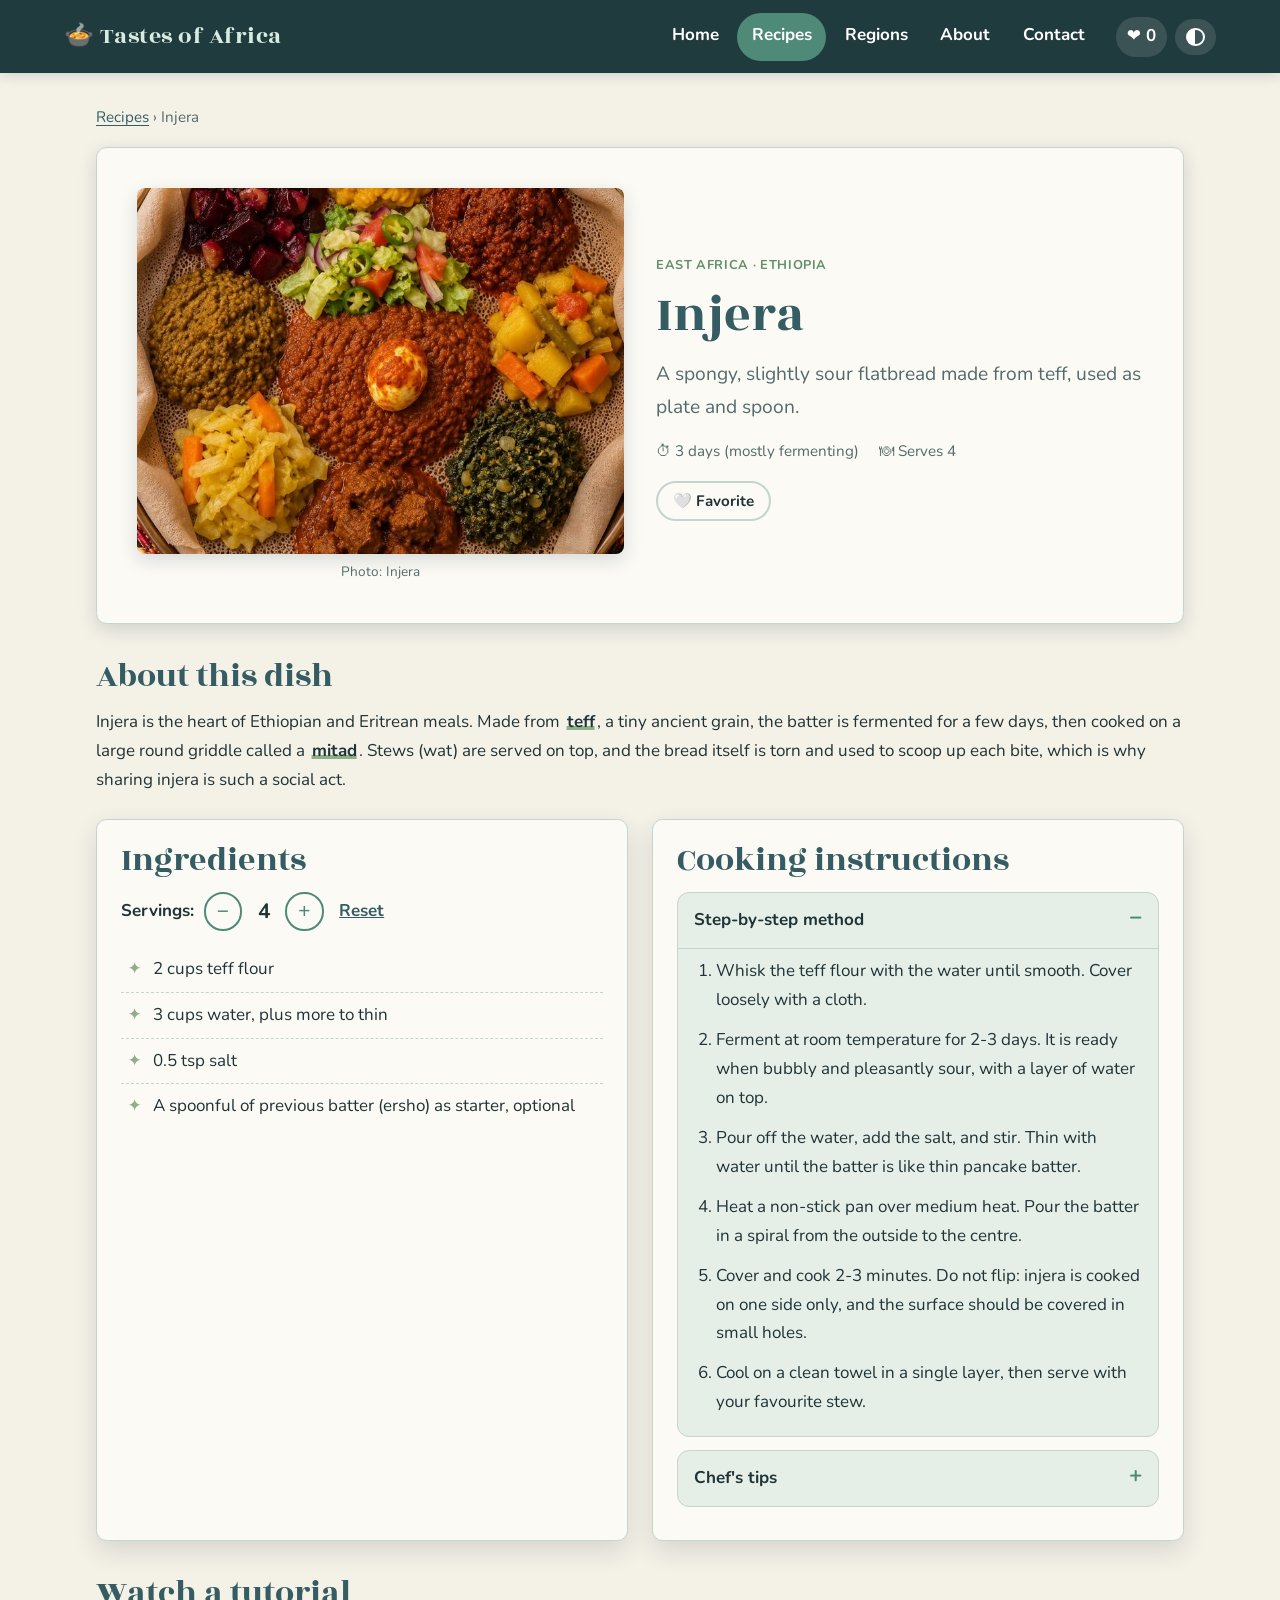
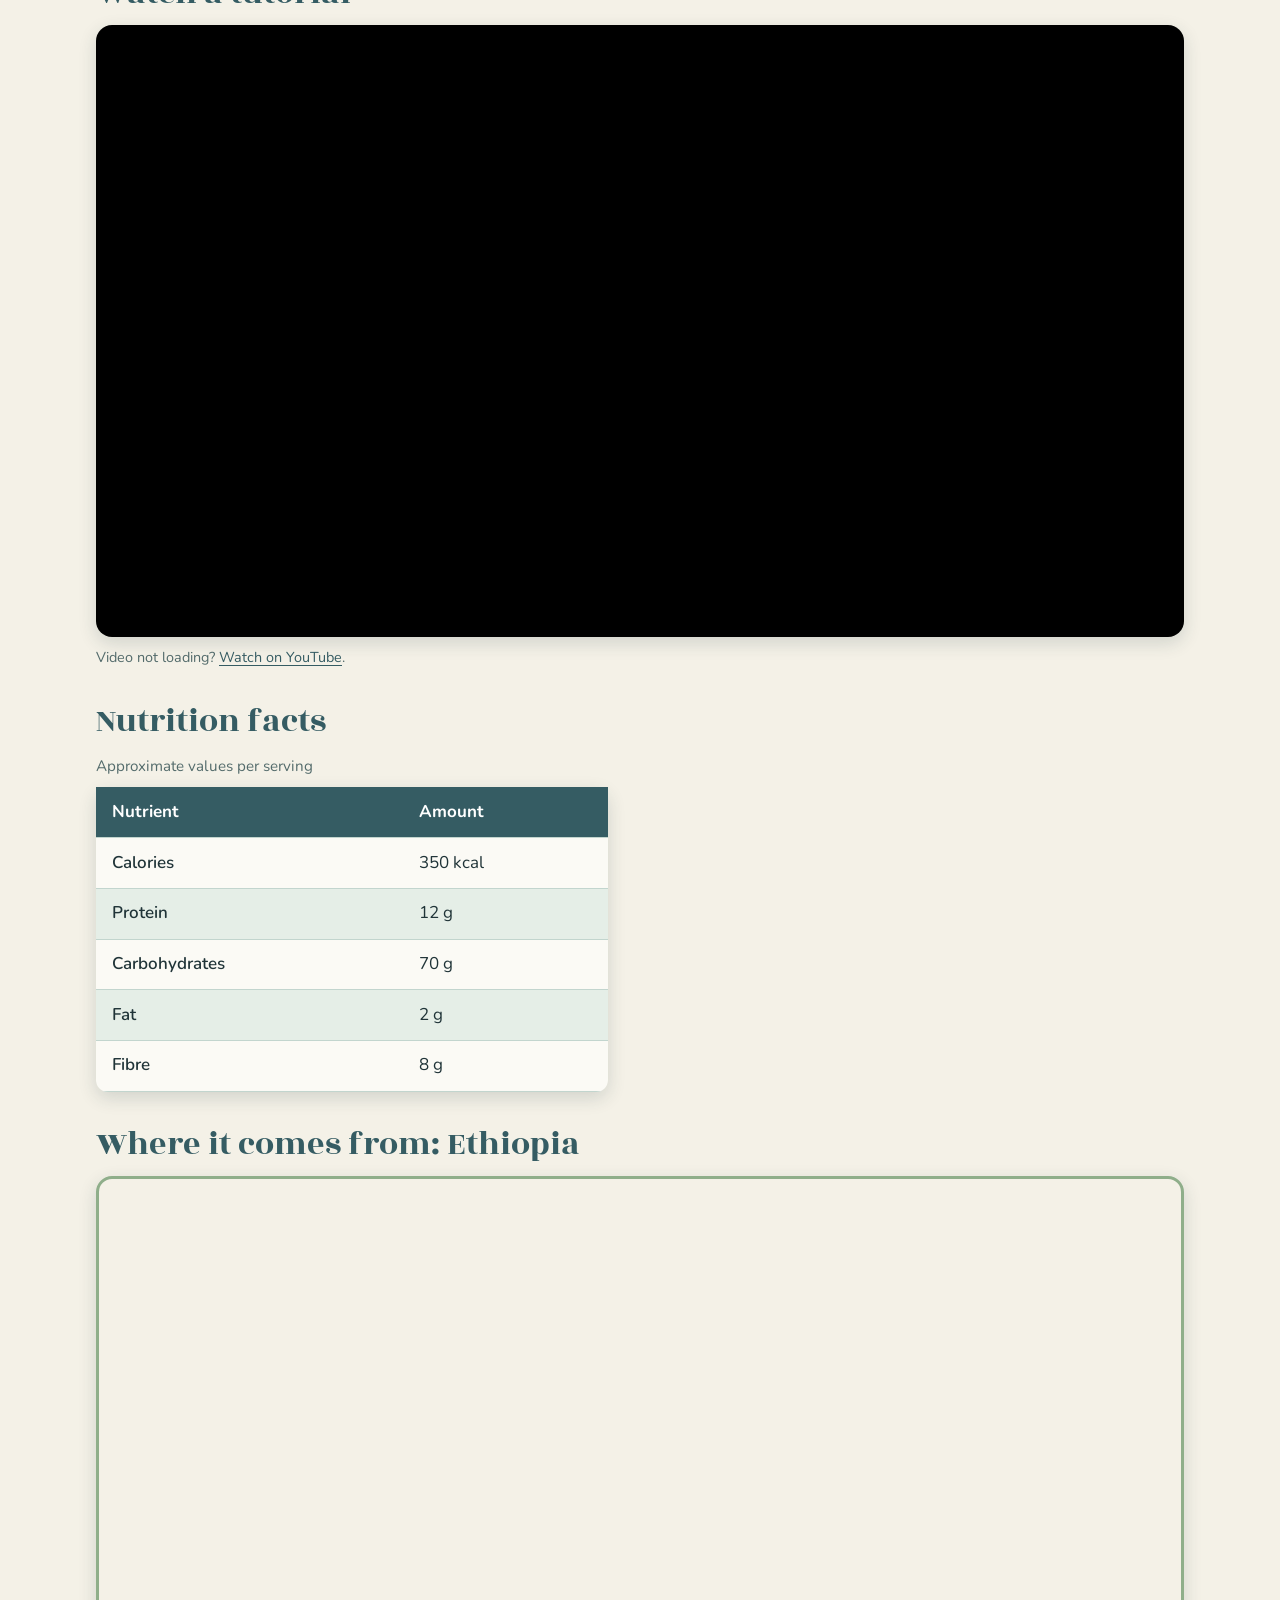
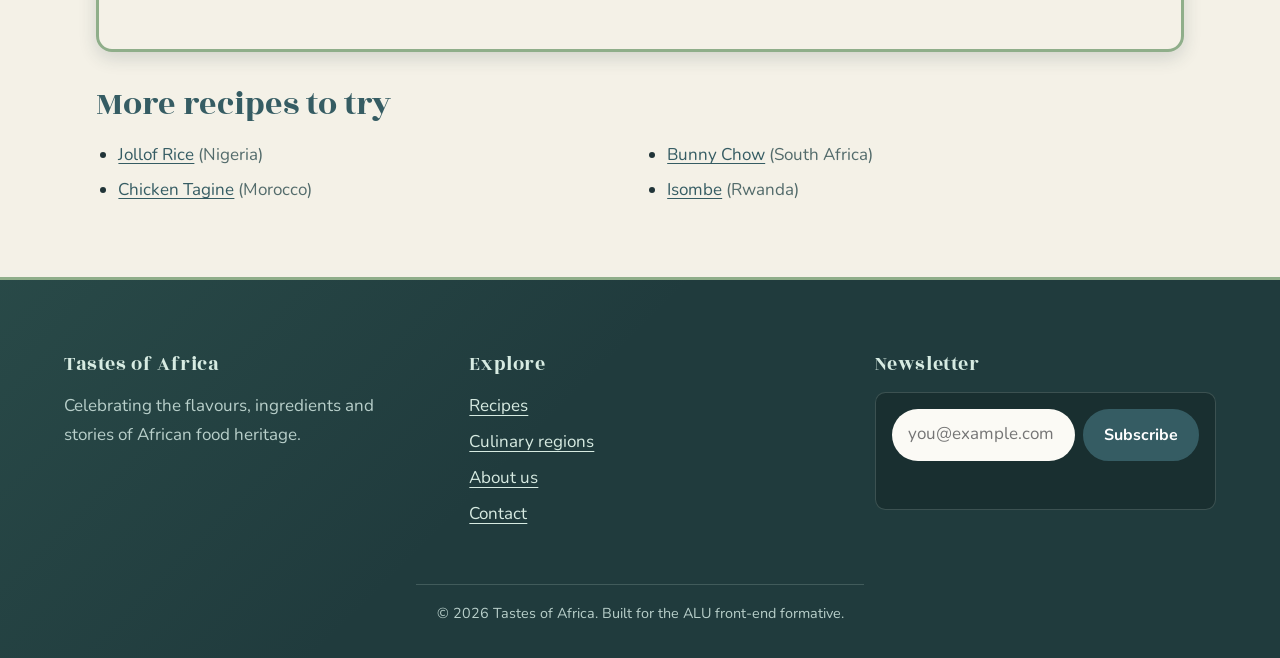
<file: injera.html>
<!DOCTYPE html>
<html lang="en">
<head>
  <meta charset="UTF-8">
  <meta name="viewport" content="width=device-width, initial-scale=1.0">
  <title>Injera | Tastes of Africa</title>
  <meta name="description" content="Injera from Ethiopia: ingredients, instructions and video.">
  <link rel="icon" href="data:image/svg+xml,%3Csvg xmlns='http://www.w3.org/2000/svg' viewBox='0 0 100 100'%3E%3Ctext y='.9em' font-size='90'%3E🍲%3C/text%3E%3C/svg%3E">
  <link rel="preconnect" href="https://fonts.googleapis.com">
  <link rel="preconnect" href="https://fonts.gstatic.com" crossorigin>
  <link href="https://fonts.googleapis.com/css2?family=Nunito:wght@400;600;700&amp;family=Rozha+One&amp;display=swap" rel="stylesheet">
  <link rel="stylesheet" href="styles.css">
  <script src="script.js" defer></script>
</head>
<body>
<a class="skip-link" href="#main">Skip to main content</a>
<header class="site-header">
  <div class="container header-inner">
    <a class="brand" href="index.html" aria-label="Tastes of Africa home"><span aria-hidden="true">🍲</span> Tastes of Africa</a>
    <button class="nav-toggle" type="button" aria-expanded="false" aria-controls="site-nav" aria-label="Toggle navigation menu">☰</button>
    <nav id="site-nav" class="site-nav" aria-label="Main navigation">
      <ul>
        <li><a href="index.html">Home</a></li>
        <li><a href="recipes.html" aria-current="page">Recipes</a></li>
        <li><a href="regions.html">Regions</a></li>
        <li><a href="about.html">About</a></li>
        <li><a href="contact.html">Contact</a></li>
      </ul>
    </nav>
    <div class="header-tools">
      <a class="fav-link" href="recipes.html" title="Your favorites" aria-label="Your favorites">❤️ <span id="fav-count">0</span></a>
      <button id="theme-toggle" class="theme-toggle" type="button" aria-pressed="false" aria-label="Switch to dark mode"><span class="theme-icon" aria-hidden="true"></span></button>
    </div>
  </div>
</header>
<main id="main">

<article class="container recipe-page" data-id="injera" data-region="east-africa">
  <nav class="breadcrumb" aria-label="Breadcrumb"><a href="recipes.html">Recipes</a> &rsaquo; <span>Injera</span></nav>
  <header class="recipe-head">
    <figure class="recipe-hero">
      <img src="images/injera.jpg" alt="An Ethiopian platter with injera lining a round tray, topped with colourful lentil, vegetable and beef stews, a salad and a boiled egg" width="800" height="600">
      <figcaption>Photo: Injera</figcaption>
    </figure>
    <div>
      <p class="tag">East Africa &middot; Ethiopia</p>
      <h1>Injera</h1>
      <p class="lead">A spongy, slightly sour flatbread made from teff, used as plate and spoon.</p>
      <p class="meta"><span>⏱ 3 days (mostly fermenting)</span> <span>🍽 Serves 4</span></p>
      <button type="button" class="fav-btn" data-id="injera" aria-pressed="false"><span class="fav-icon" aria-hidden="true">🤍</span> <span class="fav-label">Favorite</span></button>
    </div>
  </header>

  <section aria-labelledby="about-dish">
    <h2 id="about-dish">About this dish</h2>
    <p>Injera is the heart of Ethiopian and Eritrean meals. Made from <mark>teff</mark>, a tiny ancient grain, the batter is fermented for a few days, then cooked on a large round griddle called a <mark>mitad</mark>. Stews (wat) are served on top, and the bread itself is torn and used to scoop up each bite, which is why sharing injera is such a social act.</p>
  </section>

  <div class="recipe-cols">
    <section class="panel" aria-labelledby="ingredients-title" data-base-servings="4" id="scaler-panel">
      <h2 id="ingredients-title">Ingredients</h2>
      <div class="scaler" role="group" aria-label="Adjust servings">
        <span>Servings:</span>
        <button type="button" class="scale-btn" data-delta="-1" aria-label="Fewer servings">&minus;</button>
        <output id="servings-value" aria-live="polite">4</output>
        <button type="button" class="scale-btn" data-delta="1" aria-label="More servings">+</button>
        <button type="button" class="scale-reset" id="scale-reset">Reset</button>
      </div>
      <ul id="ingredient-list" class="ingredients">
            <li data-qty="2" data-unit="cups" data-name="teff flour">2 cups teff flour</li>
            <li data-qty="3" data-unit="cups" data-name="water, plus more to thin">3 cups water, plus more to thin</li>
            <li data-qty="0.5" data-unit="tsp" data-name="salt">0.5 tsp salt</li>
            <li>A spoonful of previous batter (ersho) as starter, optional</li>
      </ul>
    </section>

    <section class="panel" aria-labelledby="method-title">
      <h2 id="method-title">Cooking instructions</h2>
      <details class="instructions" open>
        <summary>Step-by-step method</summary>
        <ol>
            <li>Whisk the teff flour with the water until smooth. Cover loosely with a cloth.</li>
            <li>Ferment at room temperature for 2-3 days. It is ready when bubbly and pleasantly sour, with a layer of water on top.</li>
            <li>Pour off the water, add the salt, and stir. Thin with water until the batter is like thin pancake batter.</li>
            <li>Heat a non-stick pan over medium heat. Pour the batter in a spiral from the outside to the centre.</li>
            <li>Cover and cook 2-3 minutes. Do not flip: injera is cooked on one side only, and the surface should be covered in small holes.</li>
            <li>Cool on a clean towel in a single layer, then serve with your favourite stew.</li>
        </ol>
      </details>
      <details class="instructions">
        <summary>Chef's tips</summary>
        <p>Taste and adjust the seasoning at the end. Use the servings buttons above to scale the ingredients, and keep the heat low whenever a recipe says to simmer.</p>
      </details>
    </section>
  </div>

  <section aria-labelledby="video-title">
    <h2 id="video-title">Watch a tutorial</h2>
    <div class="video-wrap">
  <iframe src="https://www.youtube-nocookie.com/embed/2gnD2yB9AUM" title="How to make Ethiopian injera" loading="lazy" allow="accelerometer; clipboard-write; encrypted-media; gyroscope; picture-in-picture" referrerpolicy="strict-origin-when-cross-origin" allowfullscreen></iframe>
</div>
<p class="video-note">Video not loading? <a href="https://www.youtube.com/watch?v=2gnD2yB9AUM" target="_blank" rel="noopener">Watch on YouTube</a>.</p>
  </section>

  <section aria-labelledby="nutrition-title">
    <h2 id="nutrition-title">Nutrition facts</h2>
    <table class="nutrition">
      <caption>Approximate values per serving</caption>
      <thead><tr><th scope="col">Nutrient</th><th scope="col">Amount</th></tr></thead>
      <tbody>
          <tr><th scope="row">Calories</th><td>350 kcal</td></tr>
          <tr><th scope="row">Protein</th><td>12 g</td></tr>
          <tr><th scope="row">Carbohydrates</th><td>70 g</td></tr>
          <tr><th scope="row">Fat</th><td>2 g</td></tr>
          <tr><th scope="row">Fibre</th><td>8 g</td></tr>
      </tbody>
    </table>
  </section>

  <section aria-labelledby="map-title">
    <h2 id="map-title">Where it comes from: Ethiopia</h2>
    <div class="map-wrap">
  <iframe src="https://www.google.com/maps?q=Addis+Ababa,+Ethiopia&amp;output=embed" title="Map showing Addis Ababa, Ethiopia" loading="lazy" referrerpolicy="no-referrer-when-downgrade" allowfullscreen></iframe>
</div>
  </section>

  <section aria-labelledby="more-title">
    <h2 id="more-title">More recipes to try</h2>
    <ul class="link-list"><li><a href="jollof-rice.html">Jollof Rice</a> <span class="muted">(Nigeria)</span></li><li><a href="tagine.html">Chicken Tagine</a> <span class="muted">(Morocco)</span></li><li><a href="bunny-chow.html">Bunny Chow</a> <span class="muted">(South Africa)</span></li><li><a href="isombe.html">Isombe</a> <span class="muted">(Rwanda)</span></li></ul>
  </section>
</article>
</main>
<footer class="site-footer">
  <div class="container footer-grid">
    <section aria-labelledby="footer-about">
      <h2 id="footer-about">Tastes of Africa</h2>
      <p>Celebrating the flavours, ingredients and stories of African food heritage.</p>
    </section>
    <section aria-labelledby="footer-links">
      <h2 id="footer-links">Explore</h2>
      <ul>
        <li><a href="recipes.html">Recipes</a></li>
        <li><a href="regions.html">Culinary regions</a></li>
        <li><a href="about.html">About us</a></li>
        <li><a href="contact.html">Contact</a></li>
      </ul>
    </section>
    <section aria-labelledby="footer-news">
      <h2 id="footer-news">Newsletter</h2>
      <form id="newsletter-form" class="newsletter" novalidate>
        <label for="newsletter-email" class="sr-only">Email address</label>
        <input type="email" id="newsletter-email" name="email" placeholder="you@example.com" autocomplete="email" required>
        <button type="submit" class="btn">Subscribe</button>
        <p id="newsletter-msg" class="form-msg" role="status" aria-live="polite"></p>
      </form>
    </section>
  </div>
  <p class="copyright">&copy; <span id="year">2026</span> Tastes of Africa. Built for the ALU front-end formative.</p>
</footer>
</body>
</html>
</file>
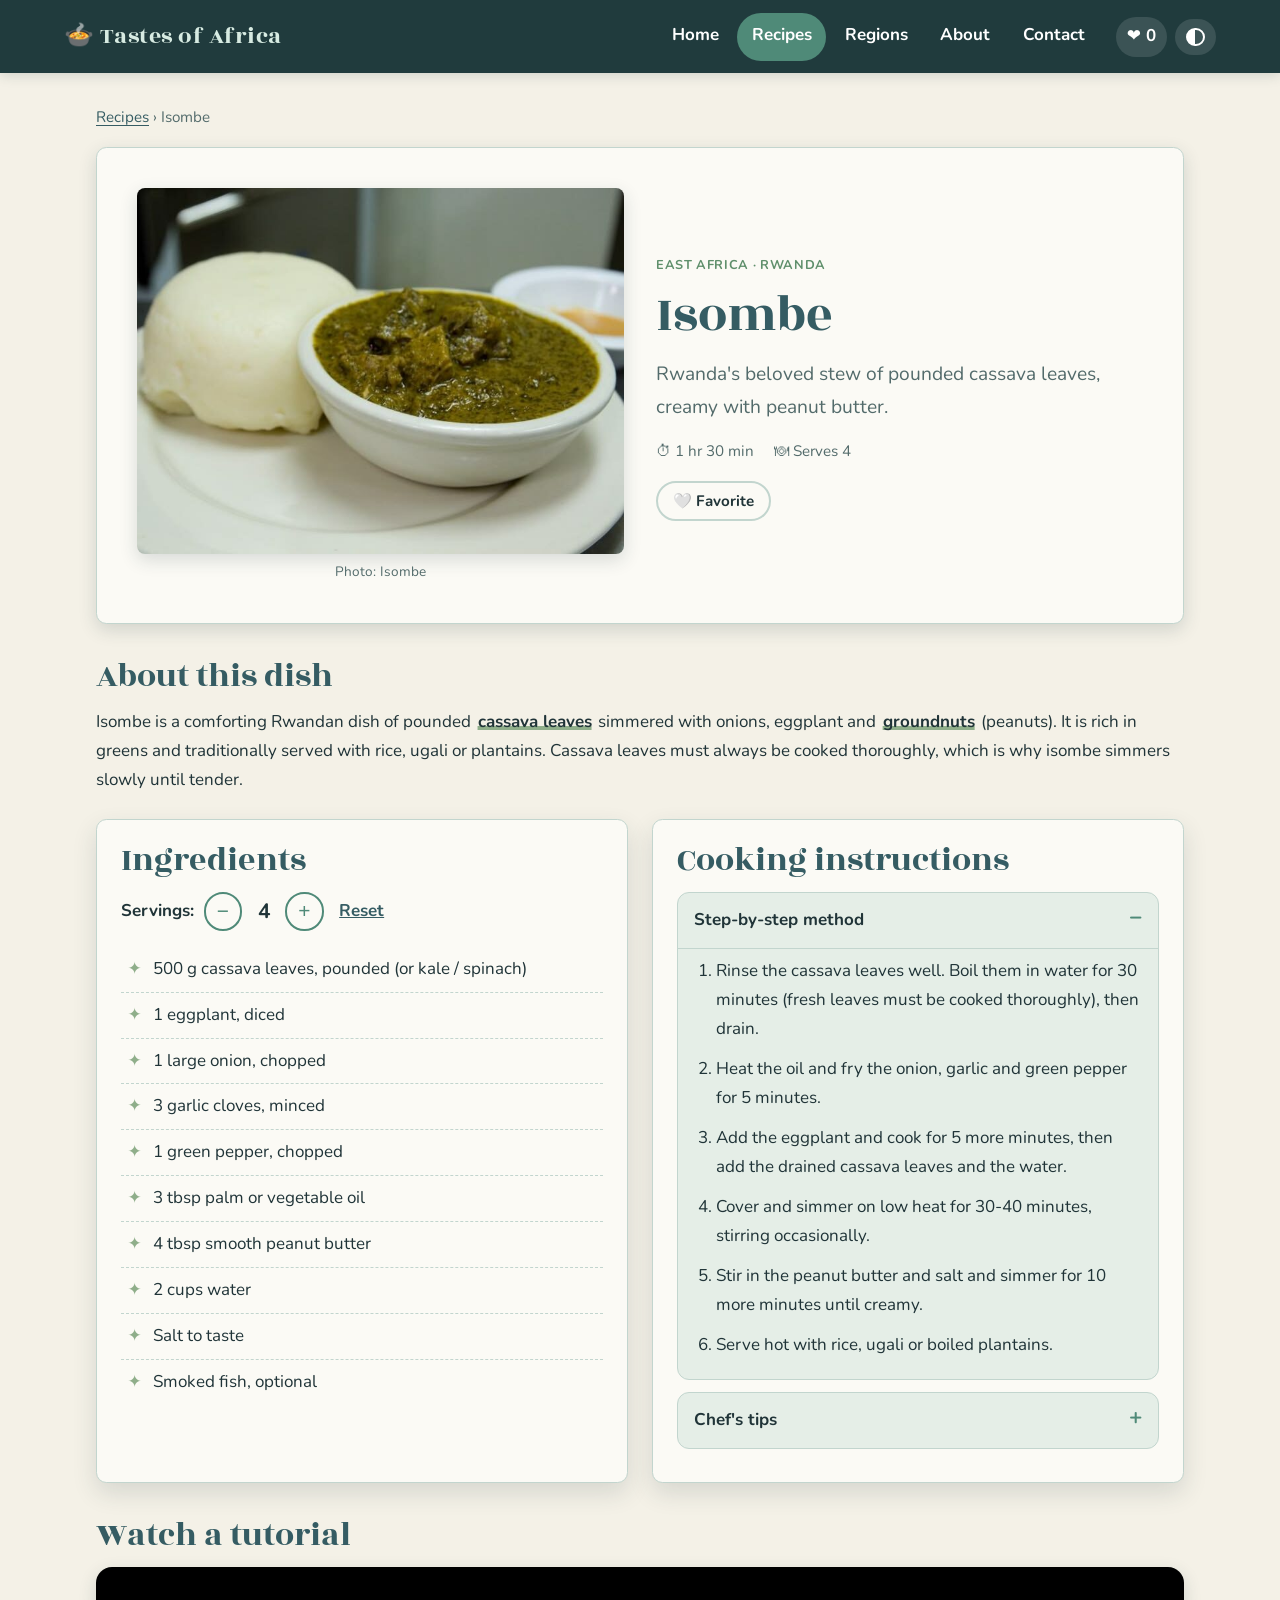
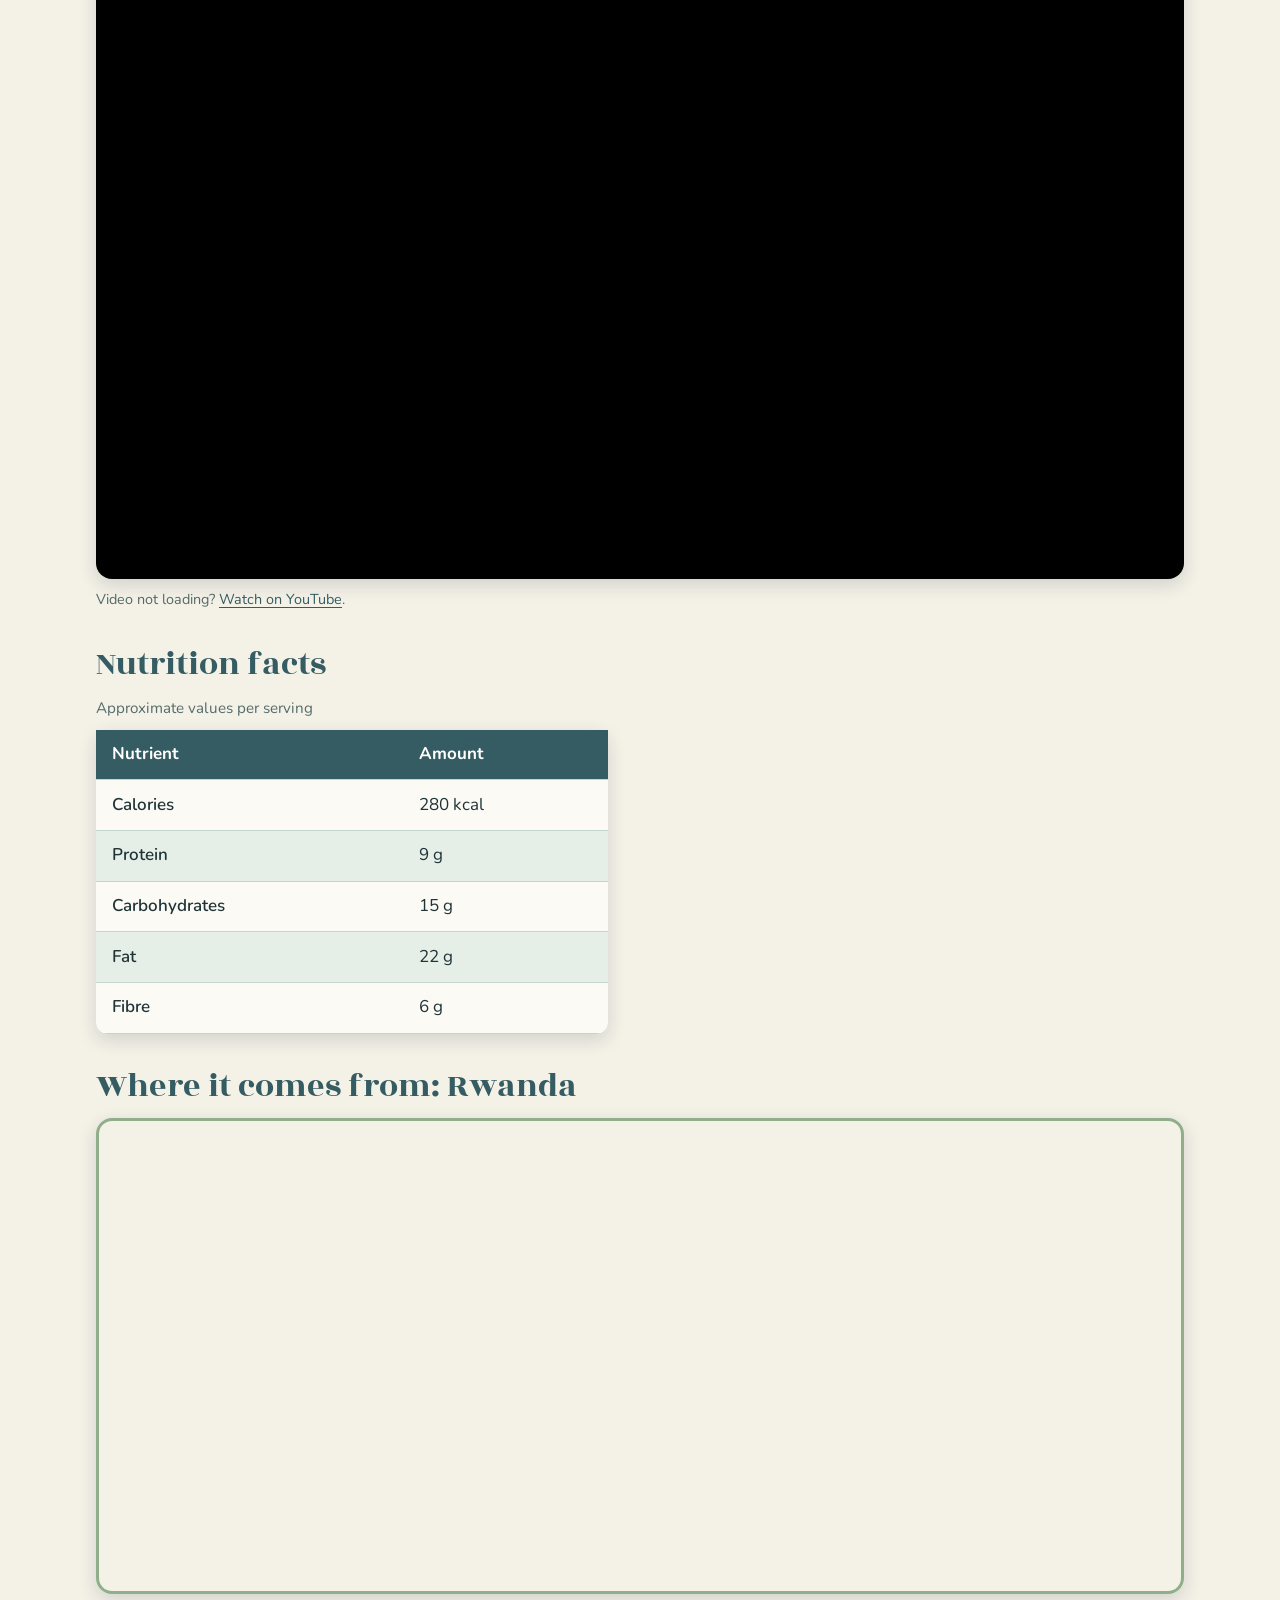
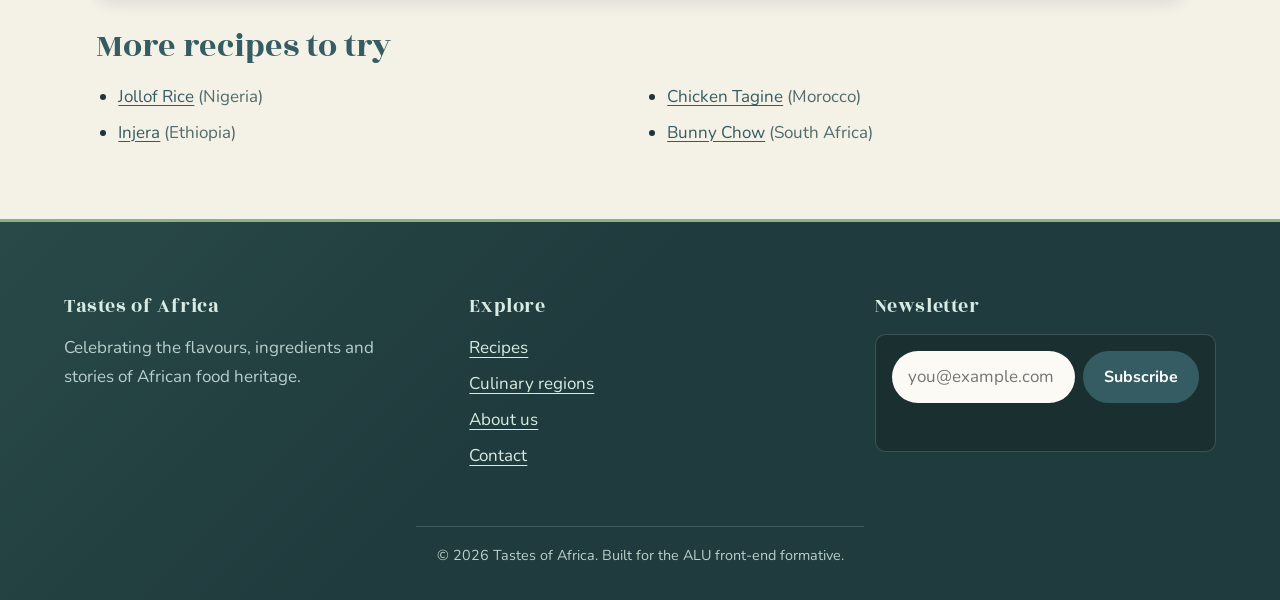
<file: isombe.html>
<!DOCTYPE html>
<html lang="en">
<head>
  <meta charset="UTF-8">
  <meta name="viewport" content="width=device-width, initial-scale=1.0">
  <title>Isombe | Tastes of Africa</title>
  <meta name="description" content="Isombe from Rwanda: ingredients, instructions and video.">
  <link rel="icon" href="data:image/svg+xml,%3Csvg xmlns='http://www.w3.org/2000/svg' viewBox='0 0 100 100'%3E%3Ctext y='.9em' font-size='90'%3E🍲%3C/text%3E%3C/svg%3E">
  <link rel="preconnect" href="https://fonts.googleapis.com">
  <link rel="preconnect" href="https://fonts.gstatic.com" crossorigin>
  <link href="https://fonts.googleapis.com/css2?family=Nunito:wght@400;600;700&amp;family=Rozha+One&amp;display=swap" rel="stylesheet">
  <link rel="stylesheet" href="styles.css">
  <script src="script.js" defer></script>
</head>
<body>
<a class="skip-link" href="#main">Skip to main content</a>
<header class="site-header">
  <div class="container header-inner">
    <a class="brand" href="index.html" aria-label="Tastes of Africa home"><span aria-hidden="true">🍲</span> Tastes of Africa</a>
    <button class="nav-toggle" type="button" aria-expanded="false" aria-controls="site-nav" aria-label="Toggle navigation menu">☰</button>
    <nav id="site-nav" class="site-nav" aria-label="Main navigation">
      <ul>
        <li><a href="index.html">Home</a></li>
        <li><a href="recipes.html" aria-current="page">Recipes</a></li>
        <li><a href="regions.html">Regions</a></li>
        <li><a href="about.html">About</a></li>
        <li><a href="contact.html">Contact</a></li>
      </ul>
    </nav>
    <div class="header-tools">
      <a class="fav-link" href="recipes.html" title="Your favorites" aria-label="Your favorites">❤️ <span id="fav-count">0</span></a>
      <button id="theme-toggle" class="theme-toggle" type="button" aria-pressed="false" aria-label="Switch to dark mode"><span class="theme-icon" aria-hidden="true"></span></button>
    </div>
  </div>
</header>
<main id="main">

<article class="container recipe-page" data-id="isombe" data-region="east-africa">
  <nav class="breadcrumb" aria-label="Breadcrumb"><a href="recipes.html">Recipes</a> &rsaquo; <span>Isombe</span></nav>
  <header class="recipe-head">
    <figure class="recipe-hero">
      <img src="images/isombe.jpg" alt="A bowl of thick green leaf stew with chunks of meat, served beside a mound of white ugali" width="800" height="600">
      <figcaption>Photo: Isombe</figcaption>
    </figure>
    <div>
      <p class="tag">East Africa &middot; Rwanda</p>
      <h1>Isombe</h1>
      <p class="lead">Rwanda's beloved stew of pounded cassava leaves, creamy with peanut butter.</p>
      <p class="meta"><span>⏱ 1 hr 30 min</span> <span>🍽 Serves 4</span></p>
      <button type="button" class="fav-btn" data-id="isombe" aria-pressed="false"><span class="fav-icon" aria-hidden="true">🤍</span> <span class="fav-label">Favorite</span></button>
    </div>
  </header>

  <section aria-labelledby="about-dish">
    <h2 id="about-dish">About this dish</h2>
    <p>Isombe is a comforting Rwandan dish of pounded <mark>cassava leaves</mark> simmered with onions, eggplant and <mark>groundnuts</mark> (peanuts). It is rich in greens and traditionally served with rice, ugali or plantains. Cassava leaves must always be cooked thoroughly, which is why isombe simmers slowly until tender.</p>
  </section>

  <div class="recipe-cols">
    <section class="panel" aria-labelledby="ingredients-title" data-base-servings="4" id="scaler-panel">
      <h2 id="ingredients-title">Ingredients</h2>
      <div class="scaler" role="group" aria-label="Adjust servings">
        <span>Servings:</span>
        <button type="button" class="scale-btn" data-delta="-1" aria-label="Fewer servings">&minus;</button>
        <output id="servings-value" aria-live="polite">4</output>
        <button type="button" class="scale-btn" data-delta="1" aria-label="More servings">+</button>
        <button type="button" class="scale-reset" id="scale-reset">Reset</button>
      </div>
      <ul id="ingredient-list" class="ingredients">
            <li data-qty="500" data-unit="g" data-name="cassava leaves, pounded (or kale / spinach)">500 g cassava leaves, pounded (or kale / spinach)</li>
            <li data-qty="1" data-unit="" data-name="eggplant, diced">1 eggplant, diced</li>
            <li data-qty="1" data-unit="" data-name="large onion, chopped">1 large onion, chopped</li>
            <li data-qty="3" data-unit="" data-name="garlic cloves, minced">3 garlic cloves, minced</li>
            <li data-qty="1" data-unit="" data-name="green pepper, chopped">1 green pepper, chopped</li>
            <li data-qty="3" data-unit="tbsp" data-name="palm or vegetable oil">3 tbsp palm or vegetable oil</li>
            <li data-qty="4" data-unit="tbsp" data-name="smooth peanut butter">4 tbsp smooth peanut butter</li>
            <li data-qty="2" data-unit="cups" data-name="water">2 cups water</li>
            <li>Salt to taste</li>
            <li>Smoked fish, optional</li>
      </ul>
    </section>

    <section class="panel" aria-labelledby="method-title">
      <h2 id="method-title">Cooking instructions</h2>
      <details class="instructions" open>
        <summary>Step-by-step method</summary>
        <ol>
            <li>Rinse the cassava leaves well. Boil them in water for 30 minutes (fresh leaves must be cooked thoroughly), then drain.</li>
            <li>Heat the oil and fry the onion, garlic and green pepper for 5 minutes.</li>
            <li>Add the eggplant and cook for 5 more minutes, then add the drained cassava leaves and the water.</li>
            <li>Cover and simmer on low heat for 30-40 minutes, stirring occasionally.</li>
            <li>Stir in the peanut butter and salt and simmer for 10 more minutes until creamy.</li>
            <li>Serve hot with rice, ugali or boiled plantains.</li>
        </ol>
      </details>
      <details class="instructions">
        <summary>Chef's tips</summary>
        <p>Taste and adjust the seasoning at the end. Use the servings buttons above to scale the ingredients, and keep the heat low whenever a recipe says to simmer.</p>
      </details>
    </section>
  </div>

  <section aria-labelledby="video-title">
    <h2 id="video-title">Watch a tutorial</h2>
    <div class="video-wrap">
  <iframe src="https://www.youtube-nocookie.com/embed/9srQN_fU1uI" title="How to cook isombe (cassava leaves stew)" loading="lazy" allow="accelerometer; clipboard-write; encrypted-media; gyroscope; picture-in-picture" referrerpolicy="strict-origin-when-cross-origin" allowfullscreen></iframe>
</div>
<p class="video-note">Video not loading? <a href="https://www.youtube.com/watch?v=9srQN_fU1uI" target="_blank" rel="noopener">Watch on YouTube</a>.</p>
  </section>

  <section aria-labelledby="nutrition-title">
    <h2 id="nutrition-title">Nutrition facts</h2>
    <table class="nutrition">
      <caption>Approximate values per serving</caption>
      <thead><tr><th scope="col">Nutrient</th><th scope="col">Amount</th></tr></thead>
      <tbody>
          <tr><th scope="row">Calories</th><td>280 kcal</td></tr>
          <tr><th scope="row">Protein</th><td>9 g</td></tr>
          <tr><th scope="row">Carbohydrates</th><td>15 g</td></tr>
          <tr><th scope="row">Fat</th><td>22 g</td></tr>
          <tr><th scope="row">Fibre</th><td>6 g</td></tr>
      </tbody>
    </table>
  </section>

  <section aria-labelledby="map-title">
    <h2 id="map-title">Where it comes from: Rwanda</h2>
    <div class="map-wrap">
  <iframe src="https://www.google.com/maps?q=Kigali,+Rwanda&amp;output=embed" title="Map showing Kigali, Rwanda" loading="lazy" referrerpolicy="no-referrer-when-downgrade" allowfullscreen></iframe>
</div>
  </section>

  <section aria-labelledby="more-title">
    <h2 id="more-title">More recipes to try</h2>
    <ul class="link-list"><li><a href="jollof-rice.html">Jollof Rice</a> <span class="muted">(Nigeria)</span></li><li><a href="injera.html">Injera</a> <span class="muted">(Ethiopia)</span></li><li><a href="tagine.html">Chicken Tagine</a> <span class="muted">(Morocco)</span></li><li><a href="bunny-chow.html">Bunny Chow</a> <span class="muted">(South Africa)</span></li></ul>
  </section>
</article>
</main>
<footer class="site-footer">
  <div class="container footer-grid">
    <section aria-labelledby="footer-about">
      <h2 id="footer-about">Tastes of Africa</h2>
      <p>Celebrating the flavours, ingredients and stories of African food heritage.</p>
    </section>
    <section aria-labelledby="footer-links">
      <h2 id="footer-links">Explore</h2>
      <ul>
        <li><a href="recipes.html">Recipes</a></li>
        <li><a href="regions.html">Culinary regions</a></li>
        <li><a href="about.html">About us</a></li>
        <li><a href="contact.html">Contact</a></li>
      </ul>
    </section>
    <section aria-labelledby="footer-news">
      <h2 id="footer-news">Newsletter</h2>
      <form id="newsletter-form" class="newsletter" novalidate>
        <label for="newsletter-email" class="sr-only">Email address</label>
        <input type="email" id="newsletter-email" name="email" placeholder="you@example.com" autocomplete="email" required>
        <button type="submit" class="btn">Subscribe</button>
        <p id="newsletter-msg" class="form-msg" role="status" aria-live="polite"></p>
      </form>
    </section>
  </div>
  <p class="copyright">&copy; <span id="year">2026</span> Tastes of Africa. Built for the ALU front-end formative.</p>
</footer>
</body>
</html>
</file>
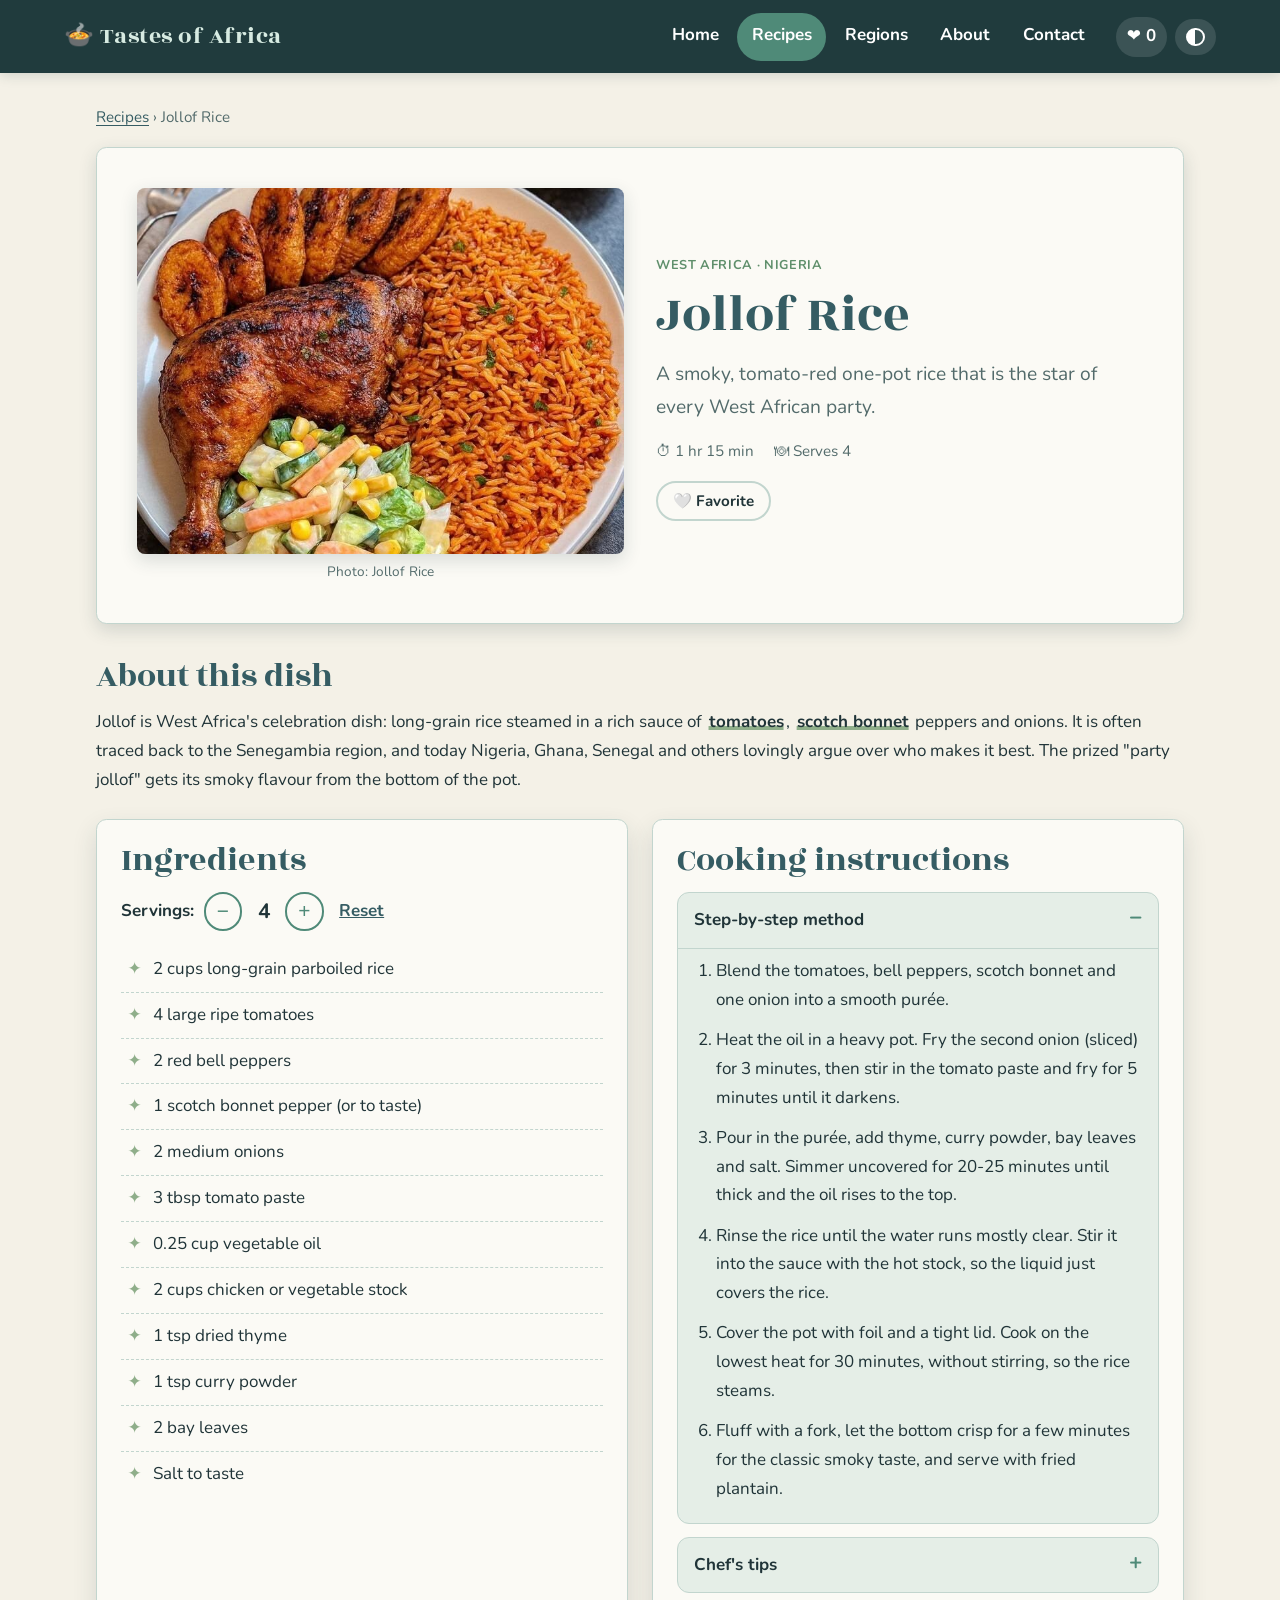
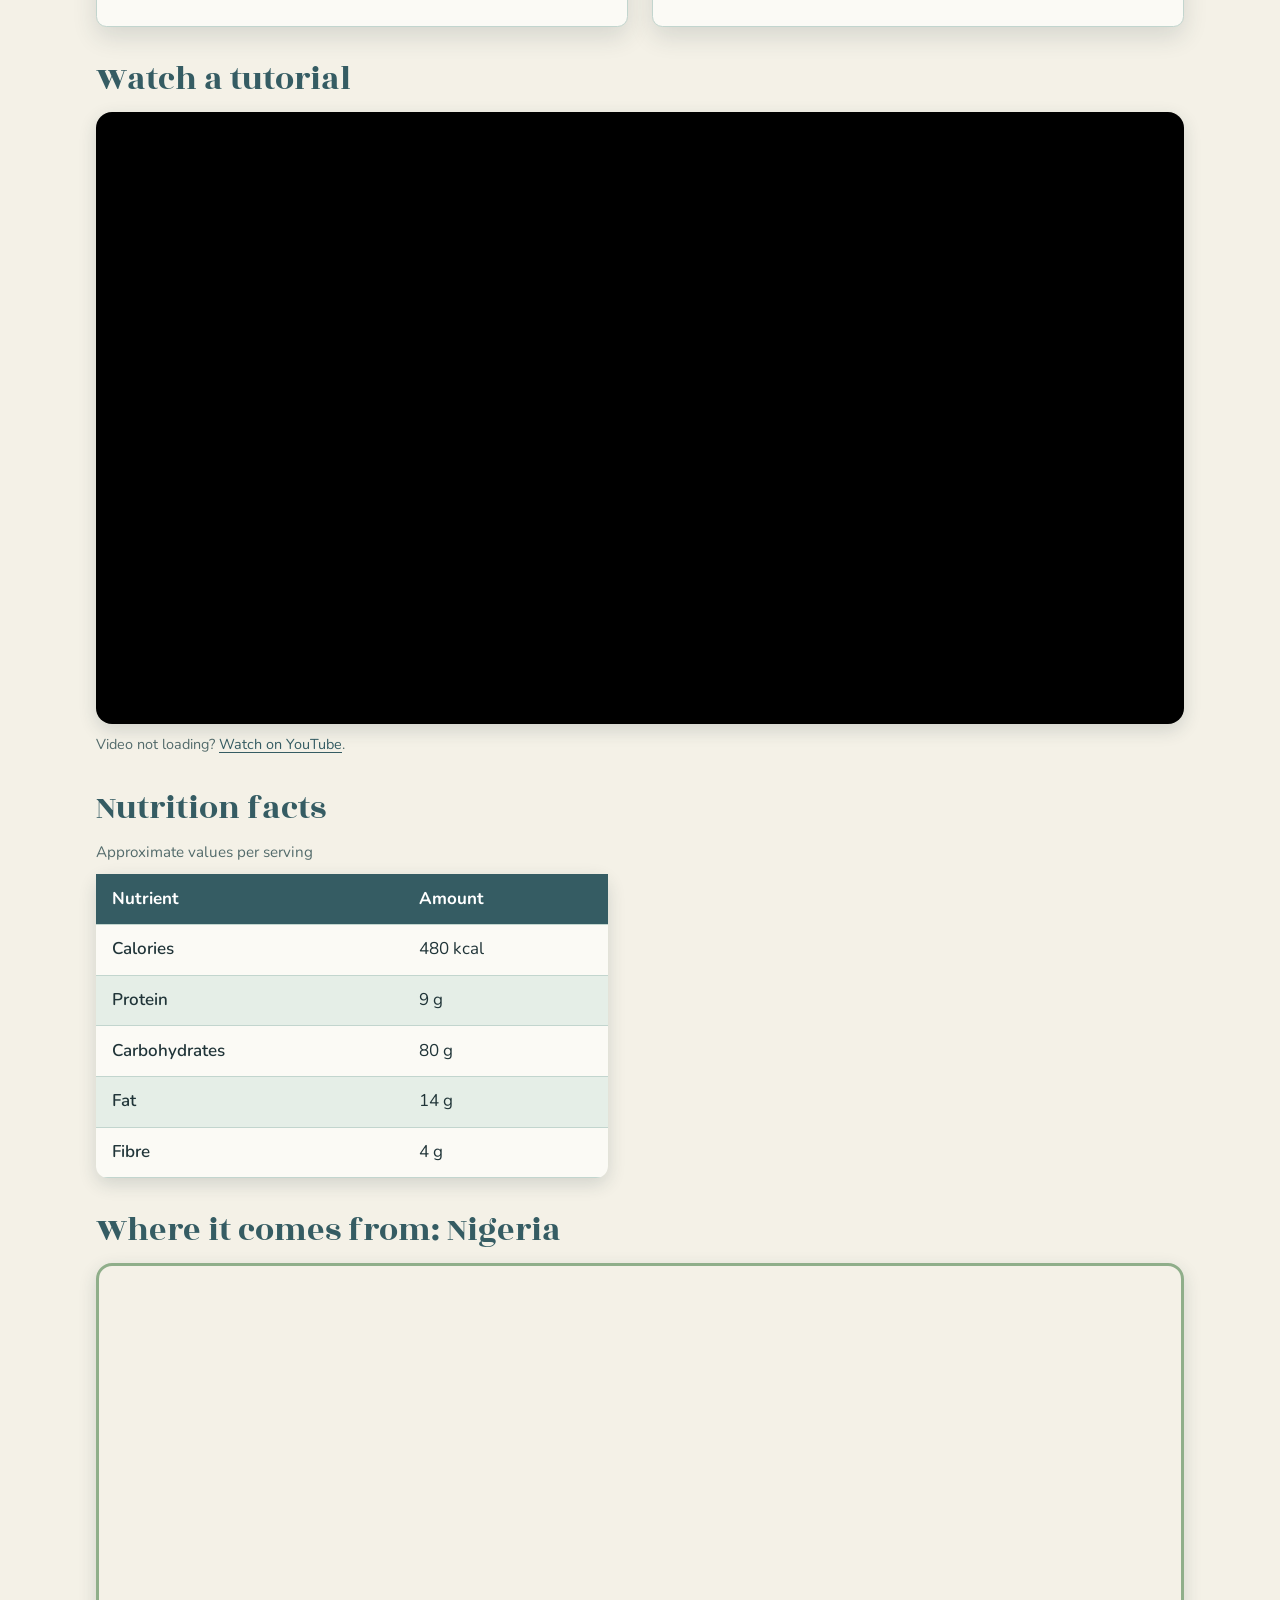
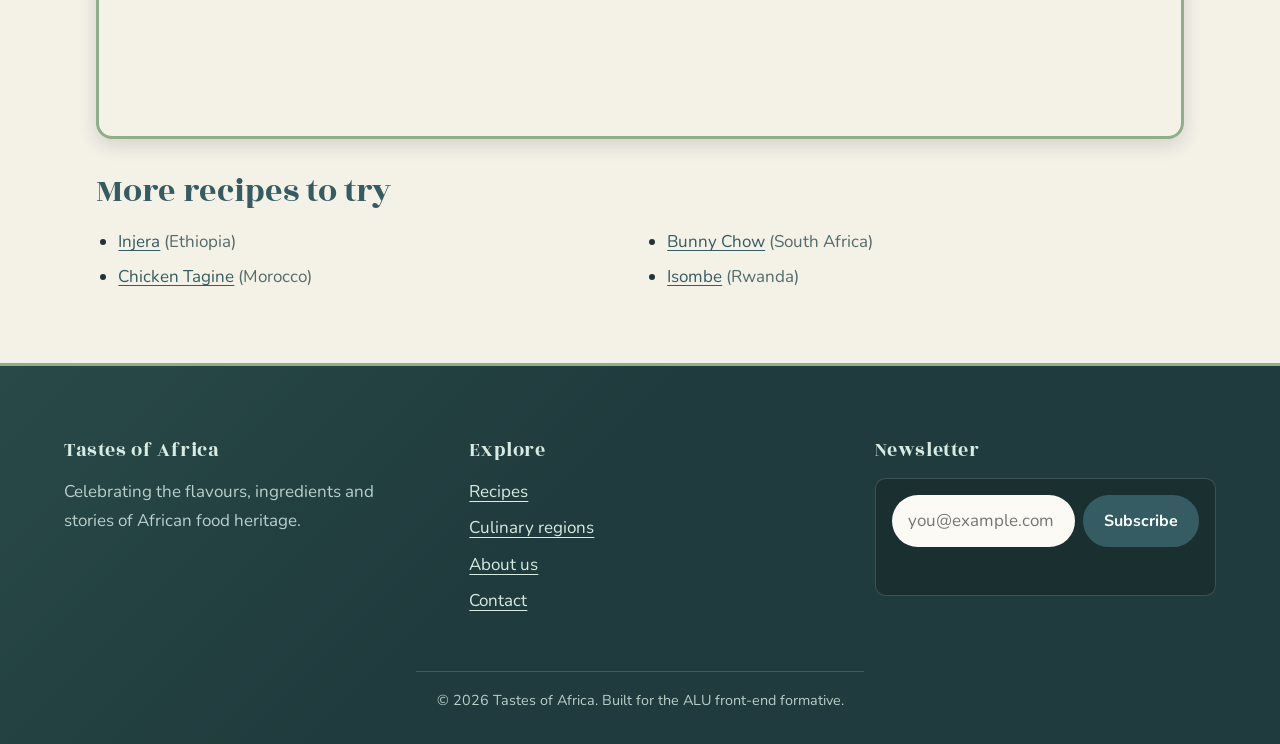
<file: jollof-rice.html>
<!DOCTYPE html>
<html lang="en">
<head>
  <meta charset="UTF-8">
  <meta name="viewport" content="width=device-width, initial-scale=1.0">
  <title>Jollof Rice | Tastes of Africa</title>
  <meta name="description" content="Jollof Rice from Nigeria: ingredients, instructions and video.">
  <link rel="icon" href="data:image/svg+xml,%3Csvg xmlns='http://www.w3.org/2000/svg' viewBox='0 0 100 100'%3E%3Ctext y='.9em' font-size='90'%3E🍲%3C/text%3E%3C/svg%3E">
  <link rel="preconnect" href="https://fonts.googleapis.com">
  <link rel="preconnect" href="https://fonts.gstatic.com" crossorigin>
  <link href="https://fonts.googleapis.com/css2?family=Nunito:wght@400;600;700&amp;family=Rozha+One&amp;display=swap" rel="stylesheet">
  <link rel="stylesheet" href="styles.css">
  <script src="script.js" defer></script>
</head>
<body>
<a class="skip-link" href="#main">Skip to main content</a>
<header class="site-header">
  <div class="container header-inner">
    <a class="brand" href="index.html" aria-label="Tastes of Africa home"><span aria-hidden="true">🍲</span> Tastes of Africa</a>
    <button class="nav-toggle" type="button" aria-expanded="false" aria-controls="site-nav" aria-label="Toggle navigation menu">☰</button>
    <nav id="site-nav" class="site-nav" aria-label="Main navigation">
      <ul>
        <li><a href="index.html">Home</a></li>
        <li><a href="recipes.html" aria-current="page">Recipes</a></li>
        <li><a href="regions.html">Regions</a></li>
        <li><a href="about.html">About</a></li>
        <li><a href="contact.html">Contact</a></li>
      </ul>
    </nav>
    <div class="header-tools">
      <a class="fav-link" href="recipes.html" title="Your favorites" aria-label="Your favorites">❤️ <span id="fav-count">0</span></a>
      <button id="theme-toggle" class="theme-toggle" type="button" aria-pressed="false" aria-label="Switch to dark mode"><span class="theme-icon" aria-hidden="true"></span></button>
    </div>
  </div>
</header>
<main id="main">

<article class="container recipe-page" data-id="jollof-rice" data-region="west-africa">
  <nav class="breadcrumb" aria-label="Breadcrumb"><a href="recipes.html">Recipes</a> &rsaquo; <span>Jollof Rice</span></nav>
  <header class="recipe-head">
    <figure class="recipe-hero">
      <img src="images/jollof-rice.jpg" alt="Jollof rice served with a grilled chicken leg, fried plantain and a creamy vegetable salad" width="800" height="600">
      <figcaption>Photo: Jollof Rice</figcaption>
    </figure>
    <div>
      <p class="tag">West Africa &middot; Nigeria</p>
      <h1>Jollof Rice</h1>
      <p class="lead">A smoky, tomato-red one-pot rice that is the star of every West African party.</p>
      <p class="meta"><span>⏱ 1 hr 15 min</span> <span>🍽 Serves 4</span></p>
      <button type="button" class="fav-btn" data-id="jollof-rice" aria-pressed="false"><span class="fav-icon" aria-hidden="true">🤍</span> <span class="fav-label">Favorite</span></button>
    </div>
  </header>

  <section aria-labelledby="about-dish">
    <h2 id="about-dish">About this dish</h2>
    <p>Jollof is West Africa's celebration dish: long-grain rice steamed in a rich sauce of <mark>tomatoes</mark>, <mark>scotch bonnet</mark> peppers and onions. It is often traced back to the Senegambia region, and today Nigeria, Ghana, Senegal and others lovingly argue over who makes it best. The prized "party jollof" gets its smoky flavour from the bottom of the pot.</p>
  </section>

  <div class="recipe-cols">
    <section class="panel" aria-labelledby="ingredients-title" data-base-servings="4" id="scaler-panel">
      <h2 id="ingredients-title">Ingredients</h2>
      <div class="scaler" role="group" aria-label="Adjust servings">
        <span>Servings:</span>
        <button type="button" class="scale-btn" data-delta="-1" aria-label="Fewer servings">&minus;</button>
        <output id="servings-value" aria-live="polite">4</output>
        <button type="button" class="scale-btn" data-delta="1" aria-label="More servings">+</button>
        <button type="button" class="scale-reset" id="scale-reset">Reset</button>
      </div>
      <ul id="ingredient-list" class="ingredients">
            <li data-qty="2" data-unit="cups" data-name="long-grain parboiled rice">2 cups long-grain parboiled rice</li>
            <li data-qty="4" data-unit="" data-name="large ripe tomatoes">4 large ripe tomatoes</li>
            <li data-qty="2" data-unit="" data-name="red bell peppers">2 red bell peppers</li>
            <li data-qty="1" data-unit="" data-name="scotch bonnet pepper (or to taste)">1 scotch bonnet pepper (or to taste)</li>
            <li data-qty="2" data-unit="" data-name="medium onions">2 medium onions</li>
            <li data-qty="3" data-unit="tbsp" data-name="tomato paste">3 tbsp tomato paste</li>
            <li data-qty="0.25" data-unit="cup" data-name="vegetable oil">0.25 cup vegetable oil</li>
            <li data-qty="2" data-unit="cups" data-name="chicken or vegetable stock">2 cups chicken or vegetable stock</li>
            <li data-qty="1" data-unit="tsp" data-name="dried thyme">1 tsp dried thyme</li>
            <li data-qty="1" data-unit="tsp" data-name="curry powder">1 tsp curry powder</li>
            <li data-qty="2" data-unit="" data-name="bay leaves">2 bay leaves</li>
            <li>Salt to taste</li>
      </ul>
    </section>

    <section class="panel" aria-labelledby="method-title">
      <h2 id="method-title">Cooking instructions</h2>
      <details class="instructions" open>
        <summary>Step-by-step method</summary>
        <ol>
            <li>Blend the tomatoes, bell peppers, scotch bonnet and one onion into a smooth purée.</li>
            <li>Heat the oil in a heavy pot. Fry the second onion (sliced) for 3 minutes, then stir in the tomato paste and fry for 5 minutes until it darkens.</li>
            <li>Pour in the purée, add thyme, curry powder, bay leaves and salt. Simmer uncovered for 20-25 minutes until thick and the oil rises to the top.</li>
            <li>Rinse the rice until the water runs mostly clear. Stir it into the sauce with the hot stock, so the liquid just covers the rice.</li>
            <li>Cover the pot with foil and a tight lid. Cook on the lowest heat for 30 minutes, without stirring, so the rice steams.</li>
            <li>Fluff with a fork, let the bottom crisp for a few minutes for the classic smoky taste, and serve with fried plantain.</li>
        </ol>
      </details>
      <details class="instructions">
        <summary>Chef's tips</summary>
        <p>Taste and adjust the seasoning at the end. Use the servings buttons above to scale the ingredients, and keep the heat low whenever a recipe says to simmer.</p>
      </details>
    </section>
  </div>

  <section aria-labelledby="video-title">
    <h2 id="video-title">Watch a tutorial</h2>
    <div class="video-wrap">
  <iframe src="https://www.youtube-nocookie.com/embed/MvJ9z7zcMI0" title="How to cook Nigerian jollof rice" loading="lazy" allow="accelerometer; clipboard-write; encrypted-media; gyroscope; picture-in-picture" referrerpolicy="strict-origin-when-cross-origin" allowfullscreen></iframe>
</div>
<p class="video-note">Video not loading? <a href="https://www.youtube.com/watch?v=MvJ9z7zcMI0" target="_blank" rel="noopener">Watch on YouTube</a>.</p>
  </section>

  <section aria-labelledby="nutrition-title">
    <h2 id="nutrition-title">Nutrition facts</h2>
    <table class="nutrition">
      <caption>Approximate values per serving</caption>
      <thead><tr><th scope="col">Nutrient</th><th scope="col">Amount</th></tr></thead>
      <tbody>
          <tr><th scope="row">Calories</th><td>480 kcal</td></tr>
          <tr><th scope="row">Protein</th><td>9 g</td></tr>
          <tr><th scope="row">Carbohydrates</th><td>80 g</td></tr>
          <tr><th scope="row">Fat</th><td>14 g</td></tr>
          <tr><th scope="row">Fibre</th><td>4 g</td></tr>
      </tbody>
    </table>
  </section>

  <section aria-labelledby="map-title">
    <h2 id="map-title">Where it comes from: Nigeria</h2>
    <div class="map-wrap">
  <iframe src="https://www.google.com/maps?q=Lagos,+Nigeria&amp;output=embed" title="Map showing Lagos, Nigeria" loading="lazy" referrerpolicy="no-referrer-when-downgrade" allowfullscreen></iframe>
</div>
  </section>

  <section aria-labelledby="more-title">
    <h2 id="more-title">More recipes to try</h2>
    <ul class="link-list"><li><a href="injera.html">Injera</a> <span class="muted">(Ethiopia)</span></li><li><a href="tagine.html">Chicken Tagine</a> <span class="muted">(Morocco)</span></li><li><a href="bunny-chow.html">Bunny Chow</a> <span class="muted">(South Africa)</span></li><li><a href="isombe.html">Isombe</a> <span class="muted">(Rwanda)</span></li></ul>
  </section>
</article>
</main>
<footer class="site-footer">
  <div class="container footer-grid">
    <section aria-labelledby="footer-about">
      <h2 id="footer-about">Tastes of Africa</h2>
      <p>Celebrating the flavours, ingredients and stories of African food heritage.</p>
    </section>
    <section aria-labelledby="footer-links">
      <h2 id="footer-links">Explore</h2>
      <ul>
        <li><a href="recipes.html">Recipes</a></li>
        <li><a href="regions.html">Culinary regions</a></li>
        <li><a href="about.html">About us</a></li>
        <li><a href="contact.html">Contact</a></li>
      </ul>
    </section>
    <section aria-labelledby="footer-news">
      <h2 id="footer-news">Newsletter</h2>
      <form id="newsletter-form" class="newsletter" novalidate>
        <label for="newsletter-email" class="sr-only">Email address</label>
        <input type="email" id="newsletter-email" name="email" placeholder="you@example.com" autocomplete="email" required>
        <button type="submit" class="btn">Subscribe</button>
        <p id="newsletter-msg" class="form-msg" role="status" aria-live="polite"></p>
      </form>
    </section>
  </div>
  <p class="copyright">&copy; <span id="year">2026</span> Tastes of Africa. Built for the ALU front-end formative.</p>
</footer>
</body>
</html>
</file>
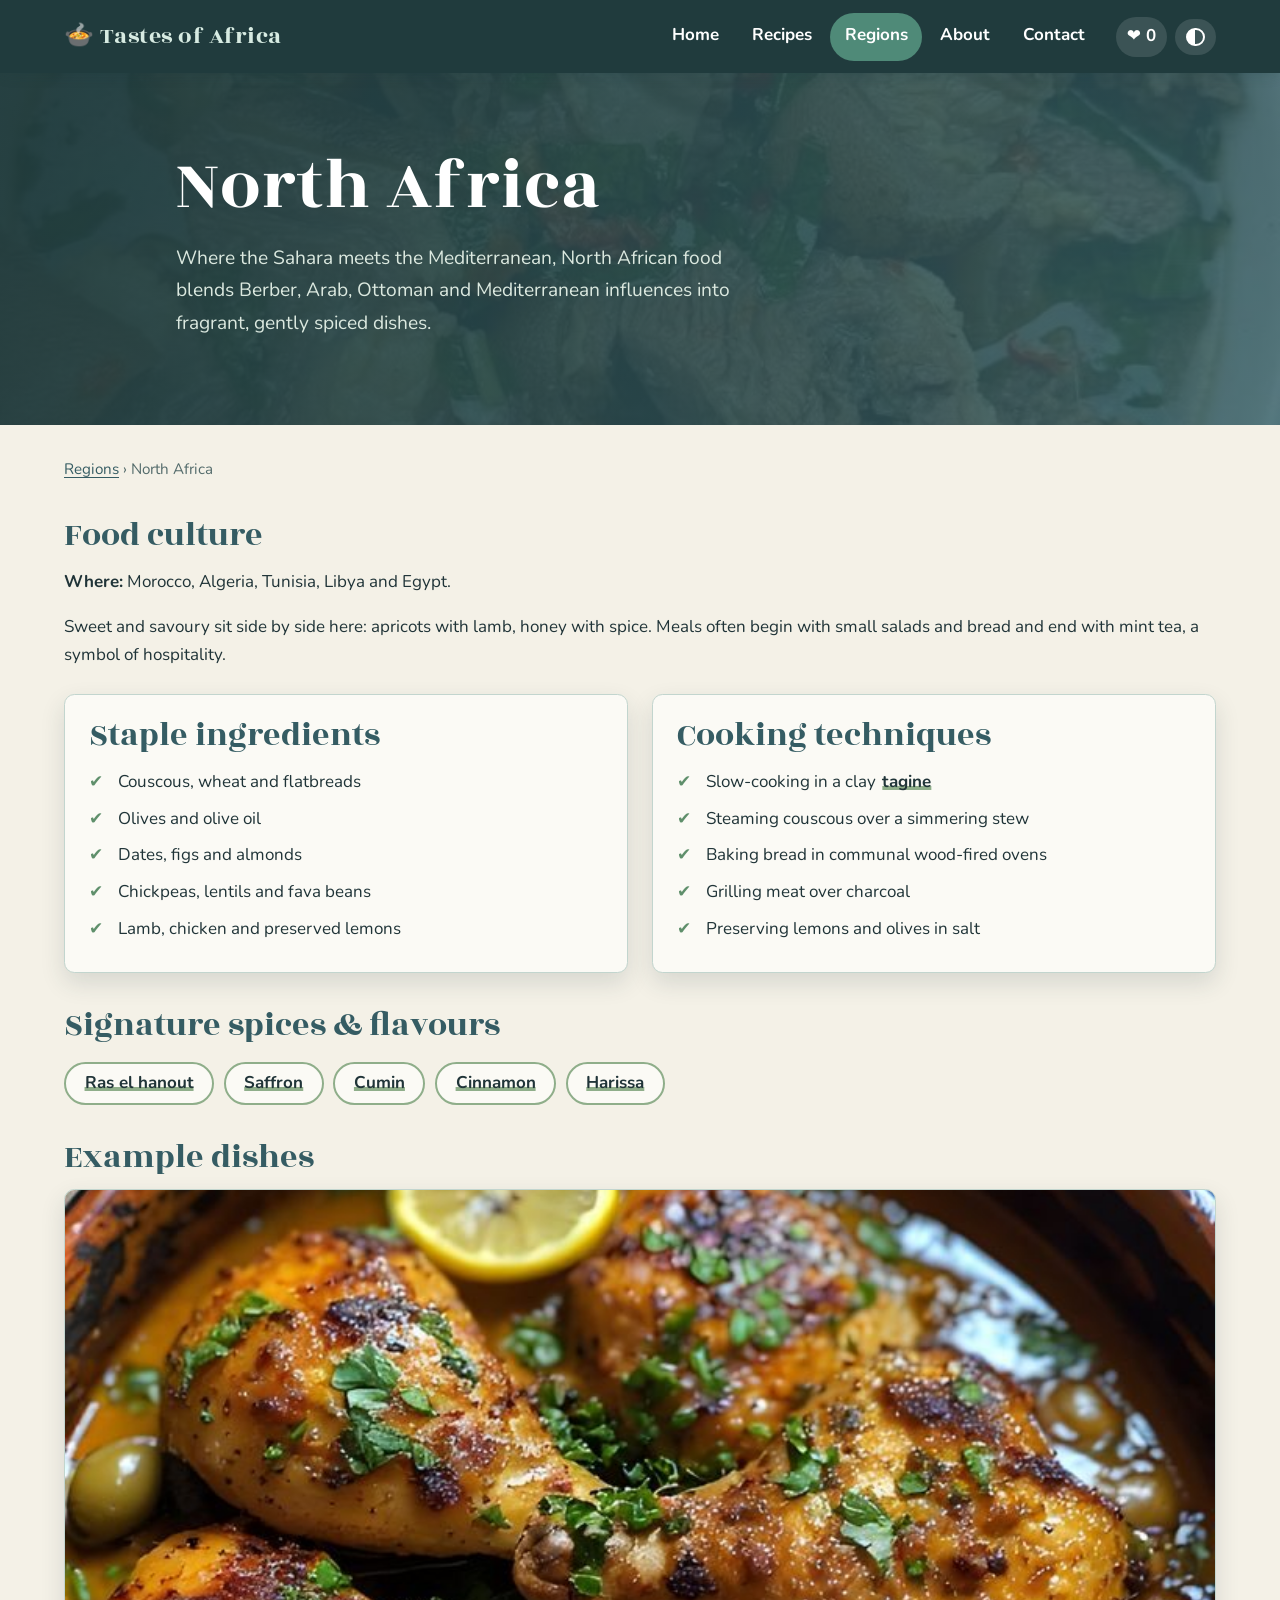
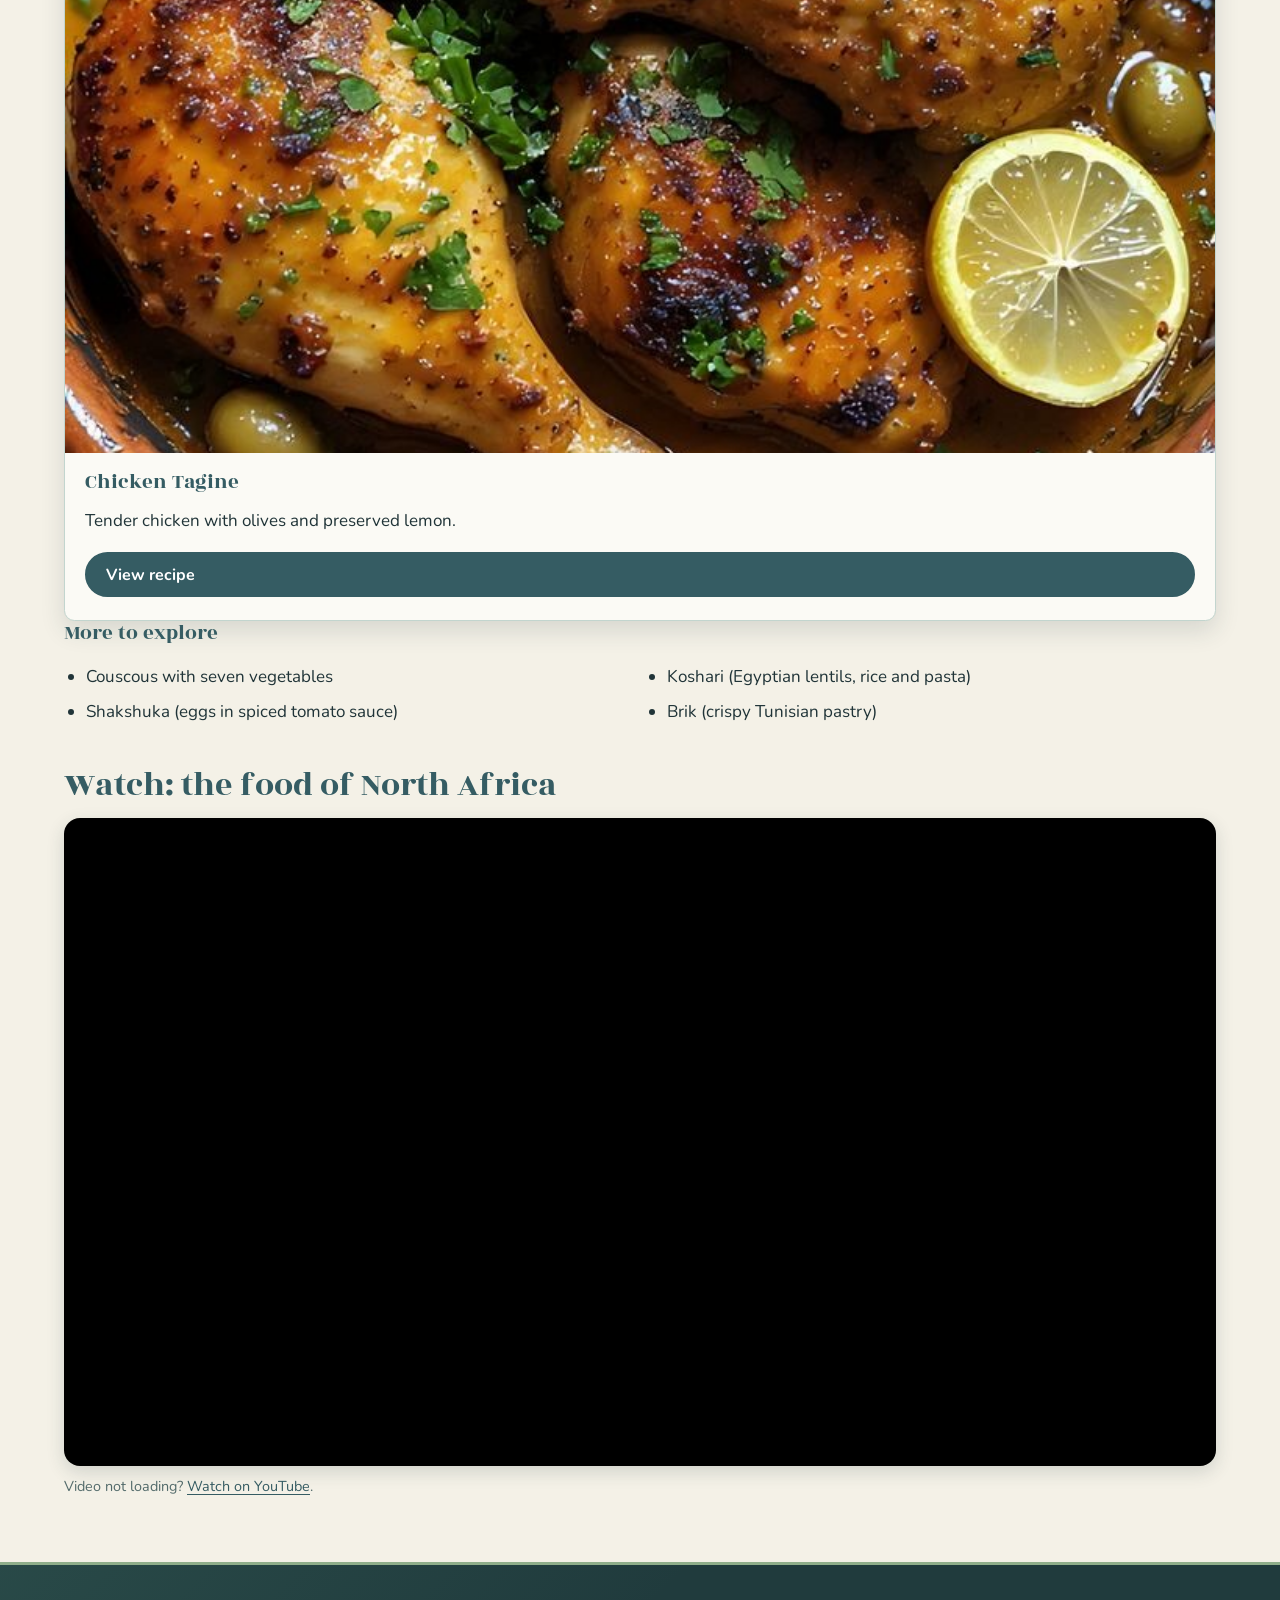
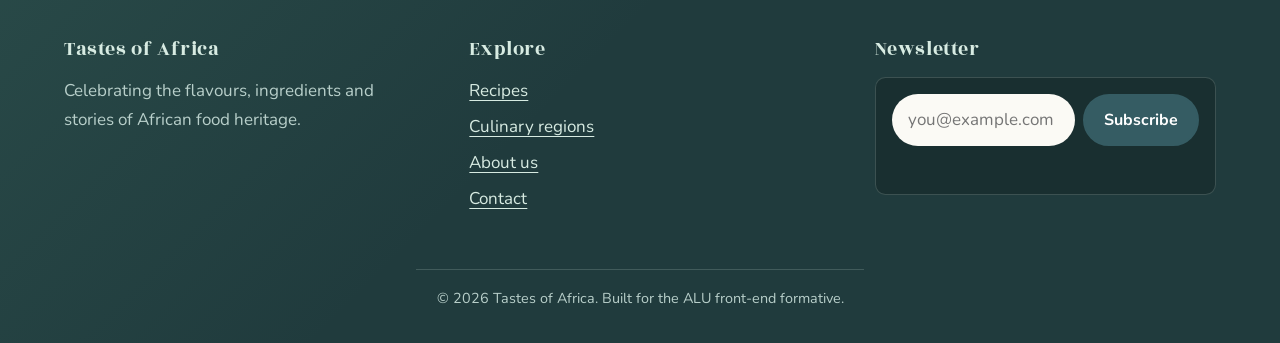
<file: north-africa.html>
<!DOCTYPE html>
<html lang="en">
<head>
  <meta charset="UTF-8">
  <meta name="viewport" content="width=device-width, initial-scale=1.0">
  <title>North Africa | Tastes of Africa</title>
  <meta name="description" content="Food culture, staples and cooking techniques of North Africa.">
  <link rel="icon" href="data:image/svg+xml,%3Csvg xmlns='http://www.w3.org/2000/svg' viewBox='0 0 100 100'%3E%3Ctext y='.9em' font-size='90'%3E🍲%3C/text%3E%3C/svg%3E">
  <link rel="preconnect" href="https://fonts.googleapis.com">
  <link rel="preconnect" href="https://fonts.gstatic.com" crossorigin>
  <link href="https://fonts.googleapis.com/css2?family=Nunito:wght@400;600;700&amp;family=Rozha+One&amp;display=swap" rel="stylesheet">
  <link rel="stylesheet" href="styles.css">
  <script src="script.js" defer></script>
</head>
<body>
<a class="skip-link" href="#main">Skip to main content</a>
<header class="site-header">
  <div class="container header-inner">
    <a class="brand" href="index.html" aria-label="Tastes of Africa home"><span aria-hidden="true">🍲</span> Tastes of Africa</a>
    <button class="nav-toggle" type="button" aria-expanded="false" aria-controls="site-nav" aria-label="Toggle navigation menu">☰</button>
    <nav id="site-nav" class="site-nav" aria-label="Main navigation">
      <ul>
        <li><a href="index.html">Home</a></li>
        <li><a href="recipes.html">Recipes</a></li>
        <li><a href="regions.html" aria-current="page">Regions</a></li>
        <li><a href="about.html">About</a></li>
        <li><a href="contact.html">Contact</a></li>
      </ul>
    </nav>
    <div class="header-tools">
      <a class="fav-link" href="recipes.html" title="Your favorites" aria-label="Your favorites">❤️ <span id="fav-count">0</span></a>
      <button id="theme-toggle" class="theme-toggle" type="button" aria-pressed="false" aria-label="Switch to dark mode"><span class="theme-icon" aria-hidden="true"></span></button>
    </div>
  </div>
</header>
<main id="main">

<section class="page-banner">
  <div class="container">
    <h1>North Africa</h1>
    <p class="lead">Where the Sahara meets the Mediterranean, North African food blends Berber, Arab, Ottoman and Mediterranean influences into fragrant, gently spiced dishes.</p>
  </div>
</section>
<div class="container region-page">
  <nav class="breadcrumb" aria-label="Breadcrumb"><a href="regions.html">Regions</a> &rsaquo; <span>North Africa</span></nav>
  <section aria-labelledby="culture-title">
    <h2 id="culture-title">Food culture</h2>
    <p><strong>Where:</strong> Morocco, Algeria, Tunisia, Libya and Egypt.</p>
    <p>Sweet and savoury sit side by side here: apricots with lamb, honey with spice. Meals often begin with small salads and bread and end with mint tea, a symbol of hospitality.</p>
  </section>

  <div class="recipe-cols">
    <section class="panel" aria-labelledby="staples-title">
      <h2 id="staples-title">Staple ingredients</h2>
      <ul class="check-list">
        <li>Couscous, wheat and flatbreads</li>
        <li>Olives and olive oil</li>
        <li>Dates, figs and almonds</li>
        <li>Chickpeas, lentils and fava beans</li>
        <li>Lamb, chicken and preserved lemons</li>
      </ul>
    </section>
    <section class="panel" aria-labelledby="tech-title">
      <h2 id="tech-title">Cooking techniques</h2>
      <ul class="check-list">
        <li>Slow-cooking in a clay <mark>tagine</mark></li>
        <li>Steaming couscous over a simmering stew</li>
        <li>Baking bread in communal wood-fired ovens</li>
        <li>Grilling meat over charcoal</li>
        <li>Preserving lemons and olives in salt</li>
      </ul>
    </section>
  </div>

  <section aria-labelledby="spice-title">
    <h2 id="spice-title">Signature spices &amp; flavours</h2>
    <ul class="chips">
      <li><mark>Ras el hanout</mark></li>
        <li><mark>Saffron</mark></li>
        <li><mark>Cumin</mark></li>
        <li><mark>Cinnamon</mark></li>
        <li><mark>Harissa</mark></li>
    </ul>
  </section>

  <section aria-labelledby="dishes-title">
    <h2 id="dishes-title">Example dishes</h2>
    <div class="grid grid-3">
      <article class="card reveal">
        <figure><img src="images/tagine.jpg" alt="Roasted chicken pieces in a clay dish with green olives, lemon slices and fresh herbs in a golden sauce" width="800" height="600" loading="lazy"></figure>
        <div class="card-body"><h3>Chicken Tagine</h3><p>Tender chicken with olives and preserved lemon.</p><a class="btn" href="tagine.html">View recipe</a></div>
      </article>
    </div>
    <h3>More to explore</h3>
    <ul class="link-list">
      <li>Couscous with seven vegetables</li>
        <li>Shakshuka (eggs in spiced tomato sauce)</li>
        <li>Koshari (Egyptian lentils, rice and pasta)</li>
        <li>Brik (crispy Tunisian pastry)</li>
    </ul>
  </section>

  <section aria-labelledby="video-title">
    <h2 id="video-title">Watch: the food of North Africa</h2>
    <div class="video-wrap">
  <iframe src="https://www.youtube-nocookie.com/embed/TpsUQ7SbTXs" title="Moroccan chicken tagine with olives and preserved lemon" loading="lazy" allow="accelerometer; clipboard-write; encrypted-media; gyroscope; picture-in-picture" referrerpolicy="strict-origin-when-cross-origin" allowfullscreen></iframe>
</div>
<p class="video-note">Video not loading? <a href="https://www.youtube.com/watch?v=TpsUQ7SbTXs" target="_blank" rel="noopener">Watch on YouTube</a>.</p>
  </section>
</div>
</main>
<footer class="site-footer">
  <div class="container footer-grid">
    <section aria-labelledby="footer-about">
      <h2 id="footer-about">Tastes of Africa</h2>
      <p>Celebrating the flavours, ingredients and stories of African food heritage.</p>
    </section>
    <section aria-labelledby="footer-links">
      <h2 id="footer-links">Explore</h2>
      <ul>
        <li><a href="recipes.html">Recipes</a></li>
        <li><a href="regions.html">Culinary regions</a></li>
        <li><a href="about.html">About us</a></li>
        <li><a href="contact.html">Contact</a></li>
      </ul>
    </section>
    <section aria-labelledby="footer-news">
      <h2 id="footer-news">Newsletter</h2>
      <form id="newsletter-form" class="newsletter" novalidate>
        <label for="newsletter-email" class="sr-only">Email address</label>
        <input type="email" id="newsletter-email" name="email" placeholder="you@example.com" autocomplete="email" required>
        <button type="submit" class="btn">Subscribe</button>
        <p id="newsletter-msg" class="form-msg" role="status" aria-live="polite"></p>
      </form>
    </section>
  </div>
  <p class="copyright">&copy; <span id="year">2026</span> Tastes of Africa. Built for the ALU front-end formative.</p>
</footer>
</body>
</html>
</file>
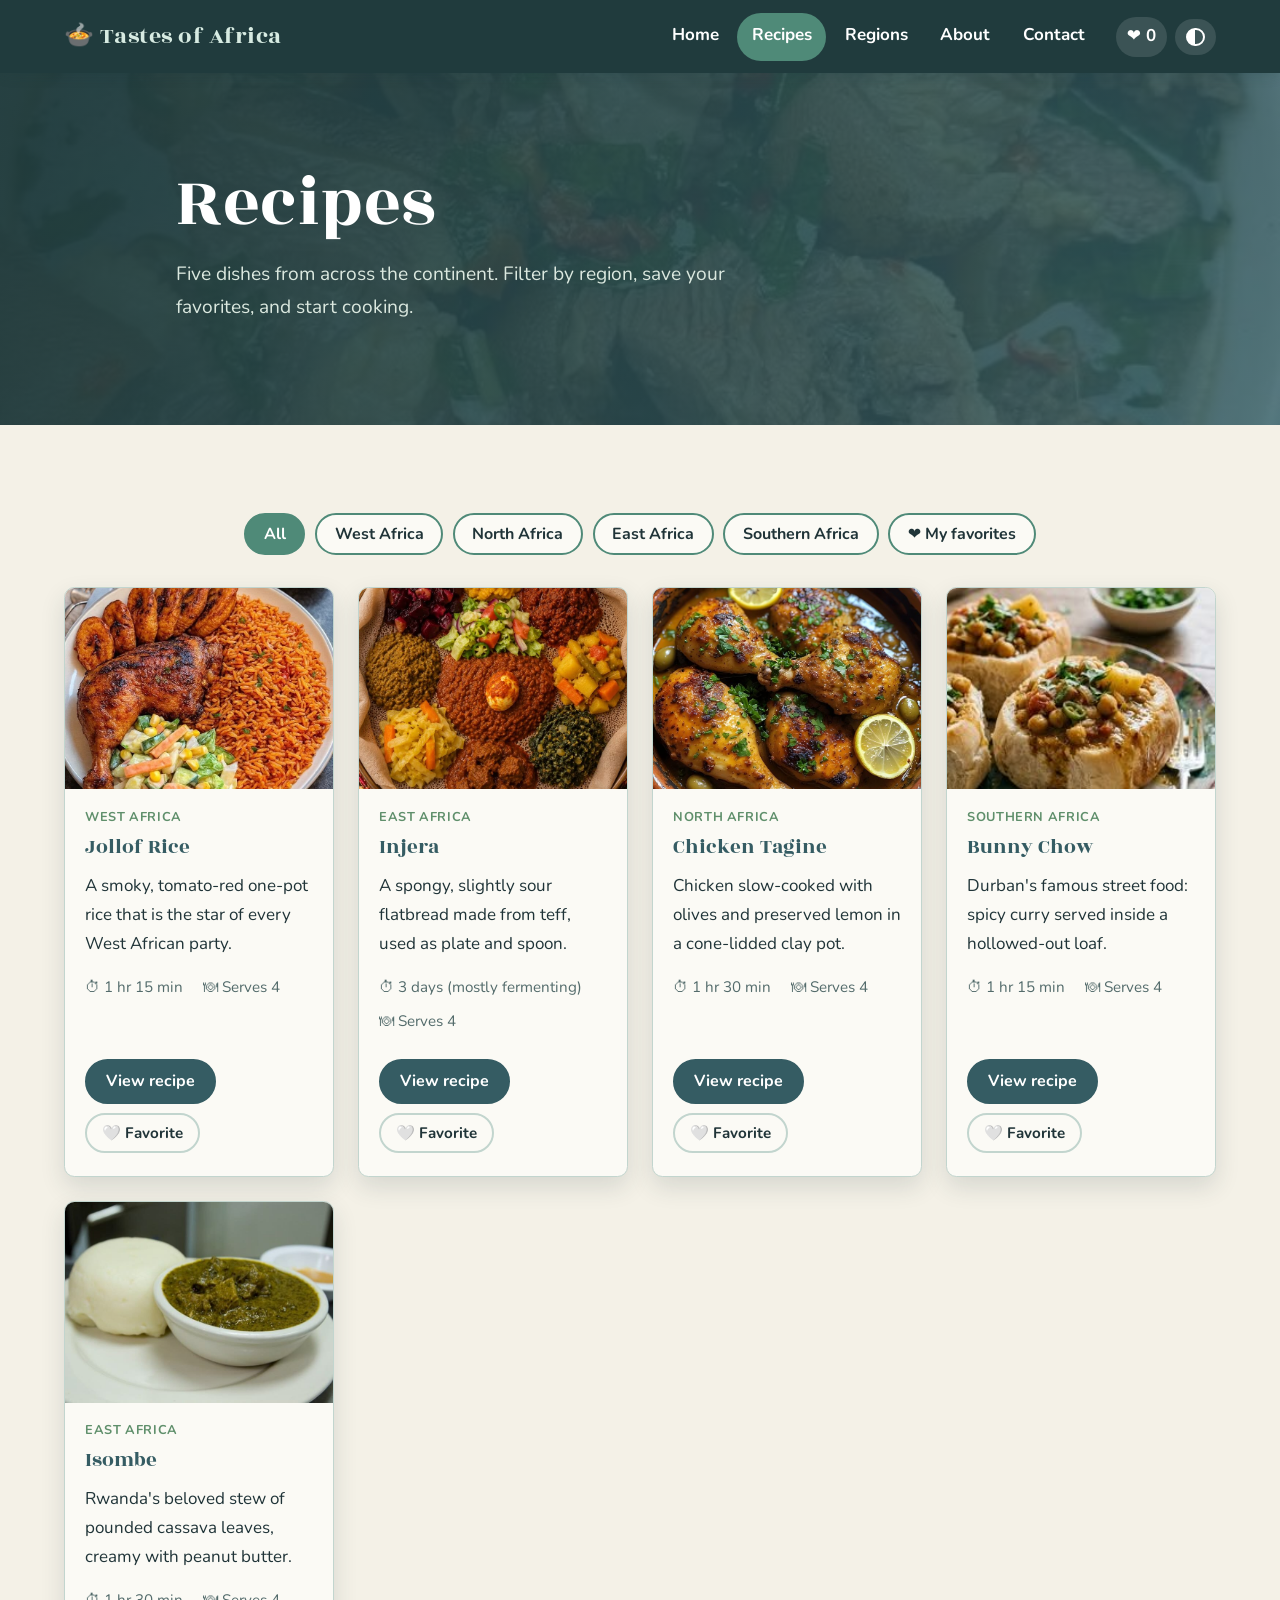
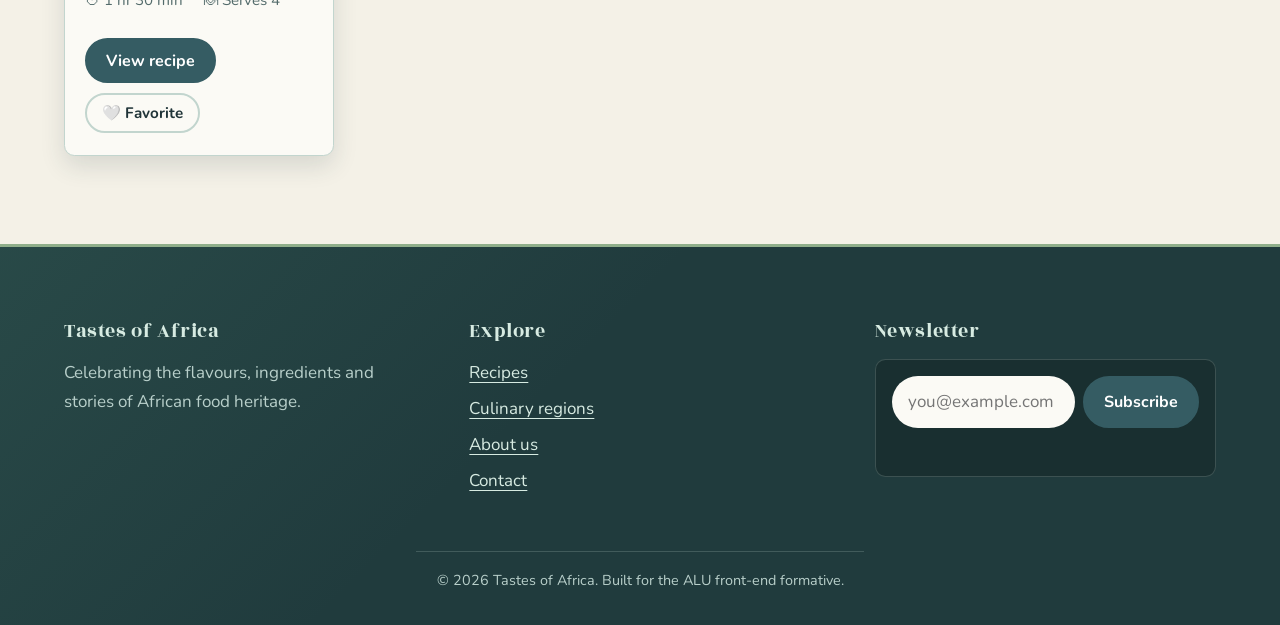
<file: recipes.html>
<!DOCTYPE html>
<html lang="en">
<head>
  <meta charset="UTF-8">
  <meta name="viewport" content="width=device-width, initial-scale=1.0">
  <title>Recipes | Tastes of Africa</title>
  <meta name="description" content="African recipes with videos, ingredients and step-by-step instructions.">
  <link rel="icon" href="data:image/svg+xml,%3Csvg xmlns='http://www.w3.org/2000/svg' viewBox='0 0 100 100'%3E%3Ctext y='.9em' font-size='90'%3E🍲%3C/text%3E%3C/svg%3E">
  <link rel="preconnect" href="https://fonts.googleapis.com">
  <link rel="preconnect" href="https://fonts.gstatic.com" crossorigin>
  <link href="https://fonts.googleapis.com/css2?family=Nunito:wght@400;600;700&amp;family=Rozha+One&amp;display=swap" rel="stylesheet">
  <link rel="stylesheet" href="styles.css">
  <script src="script.js" defer></script>
</head>
<body>
<a class="skip-link" href="#main">Skip to main content</a>
<header class="site-header">
  <div class="container header-inner">
    <a class="brand" href="index.html" aria-label="Tastes of Africa home"><span aria-hidden="true">🍲</span> Tastes of Africa</a>
    <button class="nav-toggle" type="button" aria-expanded="false" aria-controls="site-nav" aria-label="Toggle navigation menu">☰</button>
    <nav id="site-nav" class="site-nav" aria-label="Main navigation">
      <ul>
        <li><a href="index.html">Home</a></li>
        <li><a href="recipes.html" aria-current="page">Recipes</a></li>
        <li><a href="regions.html">Regions</a></li>
        <li><a href="about.html">About</a></li>
        <li><a href="contact.html">Contact</a></li>
      </ul>
    </nav>
    <div class="header-tools">
      <a class="fav-link" href="recipes.html" title="Your favorites" aria-label="Your favorites">❤️ <span id="fav-count">0</span></a>
      <button id="theme-toggle" class="theme-toggle" type="button" aria-pressed="false" aria-label="Switch to dark mode"><span class="theme-icon" aria-hidden="true"></span></button>
    </div>
  </div>
</header>
<main id="main">

<section class="page-banner">
  <div class="container">
    <h1>Recipes</h1>
    <p class="lead">Five dishes from across the continent. Filter by region, save your favorites, and start cooking.</p>
  </div>
</section>
<section class="section container" aria-labelledby="filter-title">
  <h2 id="filter-title" class="sr-only">Filter recipes</h2>
  <div class="filter-bar" role="group" aria-label="Filter recipes by region">
    <button type="button" class="filter-btn active" data-region="all" aria-pressed="true">All</button>
    <button type="button" class="filter-btn" data-region="west-africa" aria-pressed="false">West Africa</button>
    <button type="button" class="filter-btn" data-region="north-africa" aria-pressed="false">North Africa</button>
    <button type="button" class="filter-btn" data-region="east-africa" aria-pressed="false">East Africa</button>
    <button type="button" class="filter-btn" data-region="southern-africa" aria-pressed="false">Southern Africa</button>
    <button type="button" class="filter-btn" data-region="favorites" aria-pressed="false">❤️ My favorites</button>
  </div>
  <p id="filter-status" class="sr-only" role="status" aria-live="polite"></p>
  <div id="recipe-grid" class="grid grid-3">
        <article class="recipe-card card reveal" data-id="jollof-rice" data-region="west-africa">
          <figure>
            <img src="images/jollof-rice.jpg" alt="Jollof rice served with a grilled chicken leg, fried plantain and a creamy vegetable salad" width="800" height="600" loading="lazy">
          </figure>
          <div class="card-body">
            <p class="tag">West Africa</p>
            <h3>Jollof Rice</h3>
            <p>A smoky, tomato-red one-pot rice that is the star of every West African party.</p>
            <p class="meta"><span>⏱ 1 hr 15 min</span> <span>🍽 Serves 4</span></p>
            <div class="card-actions">
              <a class="btn" href="jollof-rice.html">View recipe</a>
              <button type="button" class="fav-btn" data-id="jollof-rice" aria-pressed="false"><span class="fav-icon" aria-hidden="true">🤍</span> <span class="fav-label">Favorite</span></button>
            </div>
          </div>
        </article>
        <article class="recipe-card card reveal" data-id="injera" data-region="east-africa">
          <figure>
            <img src="images/injera.jpg" alt="An Ethiopian platter with injera lining a round tray, topped with colourful lentil, vegetable and beef stews, a salad and a boiled egg" width="800" height="600" loading="lazy">
          </figure>
          <div class="card-body">
            <p class="tag">East Africa</p>
            <h3>Injera</h3>
            <p>A spongy, slightly sour flatbread made from teff, used as plate and spoon.</p>
            <p class="meta"><span>⏱ 3 days (mostly fermenting)</span> <span>🍽 Serves 4</span></p>
            <div class="card-actions">
              <a class="btn" href="injera.html">View recipe</a>
              <button type="button" class="fav-btn" data-id="injera" aria-pressed="false"><span class="fav-icon" aria-hidden="true">🤍</span> <span class="fav-label">Favorite</span></button>
            </div>
          </div>
        </article>
        <article class="recipe-card card reveal" data-id="tagine" data-region="north-africa">
          <figure>
            <img src="images/tagine.jpg" alt="Roasted chicken pieces in a clay dish with green olives, lemon slices and fresh herbs in a golden sauce" width="800" height="600" loading="lazy">
          </figure>
          <div class="card-body">
            <p class="tag">North Africa</p>
            <h3>Chicken Tagine</h3>
            <p>Chicken slow-cooked with olives and preserved lemon in a cone-lidded clay pot.</p>
            <p class="meta"><span>⏱ 1 hr 30 min</span> <span>🍽 Serves 4</span></p>
            <div class="card-actions">
              <a class="btn" href="tagine.html">View recipe</a>
              <button type="button" class="fav-btn" data-id="tagine" aria-pressed="false"><span class="fav-icon" aria-hidden="true">🤍</span> <span class="fav-label">Favorite</span></button>
            </div>
          </div>
        </article>
        <article class="recipe-card card reveal" data-id="bunny-chow" data-region="southern-africa">
          <figure>
            <img src="images/bunny-chow.jpg" alt="Hollowed-out bread loaves filled with a chickpea and vegetable curry and garnished with herbs" width="800" height="600" loading="lazy">
          </figure>
          <div class="card-body">
            <p class="tag">Southern Africa</p>
            <h3>Bunny Chow</h3>
            <p>Durban's famous street food: spicy curry served inside a hollowed-out loaf.</p>
            <p class="meta"><span>⏱ 1 hr 15 min</span> <span>🍽 Serves 4</span></p>
            <div class="card-actions">
              <a class="btn" href="bunny-chow.html">View recipe</a>
              <button type="button" class="fav-btn" data-id="bunny-chow" aria-pressed="false"><span class="fav-icon" aria-hidden="true">🤍</span> <span class="fav-label">Favorite</span></button>
            </div>
          </div>
        </article>
        <article class="recipe-card card reveal" data-id="isombe" data-region="east-africa">
          <figure>
            <img src="images/isombe.jpg" alt="A bowl of thick green leaf stew with chunks of meat, served beside a mound of white ugali" width="800" height="600" loading="lazy">
          </figure>
          <div class="card-body">
            <p class="tag">East Africa</p>
            <h3>Isombe</h3>
            <p>Rwanda's beloved stew of pounded cassava leaves, creamy with peanut butter.</p>
            <p class="meta"><span>⏱ 1 hr 30 min</span> <span>🍽 Serves 4</span></p>
            <div class="card-actions">
              <a class="btn" href="isombe.html">View recipe</a>
              <button type="button" class="fav-btn" data-id="isombe" aria-pressed="false"><span class="fav-icon" aria-hidden="true">🤍</span> <span class="fav-label">Favorite</span></button>
            </div>
          </div>
        </article>
  </div>
  <p id="no-results" class="empty-state" hidden>No recipes to show here yet. Try another region, or tap the heart on a recipe to save it.</p>
</section>
</main>
<footer class="site-footer">
  <div class="container footer-grid">
    <section aria-labelledby="footer-about">
      <h2 id="footer-about">Tastes of Africa</h2>
      <p>Celebrating the flavours, ingredients and stories of African food heritage.</p>
    </section>
    <section aria-labelledby="footer-links">
      <h2 id="footer-links">Explore</h2>
      <ul>
        <li><a href="recipes.html">Recipes</a></li>
        <li><a href="regions.html">Culinary regions</a></li>
        <li><a href="about.html">About us</a></li>
        <li><a href="contact.html">Contact</a></li>
      </ul>
    </section>
    <section aria-labelledby="footer-news">
      <h2 id="footer-news">Newsletter</h2>
      <form id="newsletter-form" class="newsletter" novalidate>
        <label for="newsletter-email" class="sr-only">Email address</label>
        <input type="email" id="newsletter-email" name="email" placeholder="you@example.com" autocomplete="email" required>
        <button type="submit" class="btn">Subscribe</button>
        <p id="newsletter-msg" class="form-msg" role="status" aria-live="polite"></p>
      </form>
    </section>
  </div>
  <p class="copyright">&copy; <span id="year">2026</span> Tastes of Africa. Built for the ALU front-end formative.</p>
</footer>
</body>
</html>
</file>
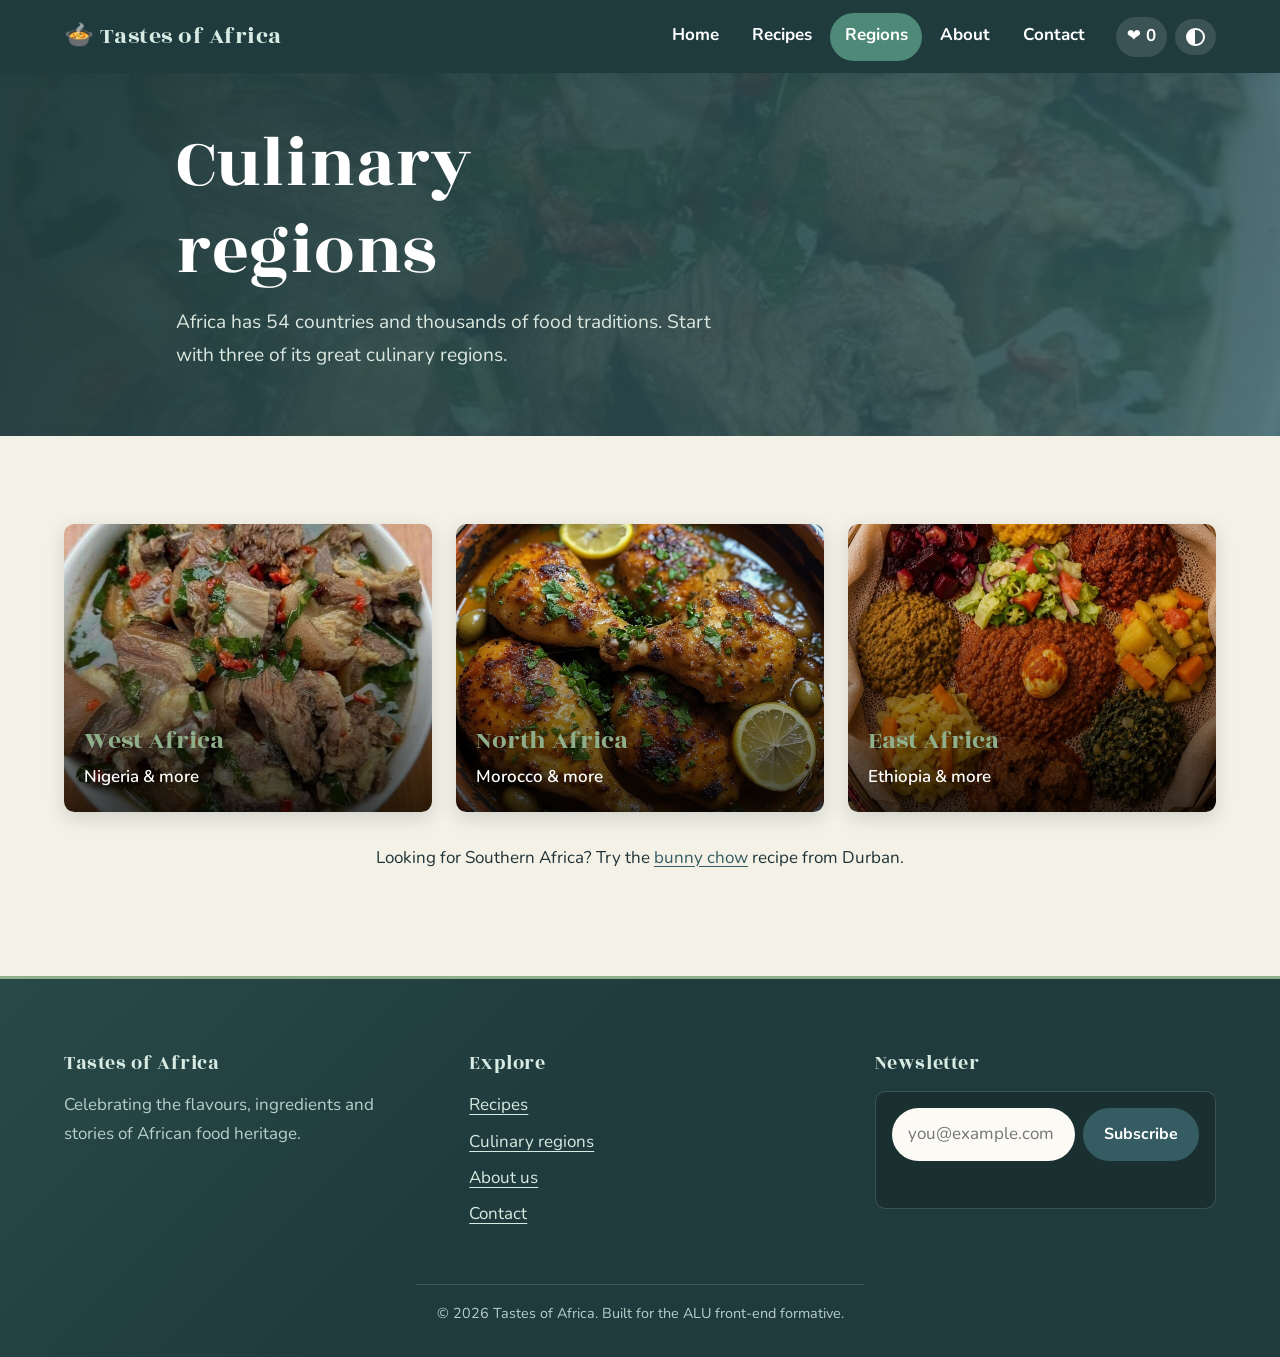
<file: regions.html>
<!DOCTYPE html>
<html lang="en">
<head>
  <meta charset="UTF-8">
  <meta name="viewport" content="width=device-width, initial-scale=1.0">
  <title>Culinary regions | Tastes of Africa</title>
  <meta name="description" content="Explore West, North and East African food cultures.">
  <link rel="icon" href="data:image/svg+xml,%3Csvg xmlns='http://www.w3.org/2000/svg' viewBox='0 0 100 100'%3E%3Ctext y='.9em' font-size='90'%3E🍲%3C/text%3E%3C/svg%3E">
  <link rel="preconnect" href="https://fonts.googleapis.com">
  <link rel="preconnect" href="https://fonts.gstatic.com" crossorigin>
  <link href="https://fonts.googleapis.com/css2?family=Nunito:wght@400;600;700&amp;family=Rozha+One&amp;display=swap" rel="stylesheet">
  <link rel="stylesheet" href="styles.css">
  <script src="script.js" defer></script>
</head>
<body>
<a class="skip-link" href="#main">Skip to main content</a>
<header class="site-header">
  <div class="container header-inner">
    <a class="brand" href="index.html" aria-label="Tastes of Africa home"><span aria-hidden="true">🍲</span> Tastes of Africa</a>
    <button class="nav-toggle" type="button" aria-expanded="false" aria-controls="site-nav" aria-label="Toggle navigation menu">☰</button>
    <nav id="site-nav" class="site-nav" aria-label="Main navigation">
      <ul>
        <li><a href="index.html">Home</a></li>
        <li><a href="recipes.html">Recipes</a></li>
        <li><a href="regions.html" aria-current="page">Regions</a></li>
        <li><a href="about.html">About</a></li>
        <li><a href="contact.html">Contact</a></li>
      </ul>
    </nav>
    <div class="header-tools">
      <a class="fav-link" href="recipes.html" title="Your favorites" aria-label="Your favorites">❤️ <span id="fav-count">0</span></a>
      <button id="theme-toggle" class="theme-toggle" type="button" aria-pressed="false" aria-label="Switch to dark mode"><span class="theme-icon" aria-hidden="true"></span></button>
    </div>
  </div>
</header>
<main id="main">

<section class="page-banner">
  <div class="container">
    <h1>Culinary regions</h1>
    <p class="lead">Africa has 54 countries and thousands of food traditions. Start with three of its great culinary regions.</p>
  </div>
</section>
<section class="section container" aria-labelledby="regions-list">
  <h2 id="regions-list" class="sr-only">Regions</h2>
  <div class="grid grid-3">
    <a class="region-tile reveal" href="west-africa.html" style="--tile:url('images/pepper-soup.jpg')">
      <span class="region-name">West Africa</span><span class="region-sub">Nigeria &amp; more</span>
    </a>
    <a class="region-tile reveal" href="north-africa.html" style="--tile:url('images/tagine.jpg')">
      <span class="region-name">North Africa</span><span class="region-sub">Morocco &amp; more</span>
    </a>
    <a class="region-tile reveal" href="east-africa.html" style="--tile:url('images/injera.jpg')">
      <span class="region-name">East Africa</span><span class="region-sub">Ethiopia &amp; more</span>
    </a>
  </div>
  <p class="note">Looking for Southern Africa? Try the <a href="bunny-chow.html">bunny chow</a> recipe from Durban.</p>
</section>
</main>
<footer class="site-footer">
  <div class="container footer-grid">
    <section aria-labelledby="footer-about">
      <h2 id="footer-about">Tastes of Africa</h2>
      <p>Celebrating the flavours, ingredients and stories of African food heritage.</p>
    </section>
    <section aria-labelledby="footer-links">
      <h2 id="footer-links">Explore</h2>
      <ul>
        <li><a href="recipes.html">Recipes</a></li>
        <li><a href="regions.html">Culinary regions</a></li>
        <li><a href="about.html">About us</a></li>
        <li><a href="contact.html">Contact</a></li>
      </ul>
    </section>
    <section aria-labelledby="footer-news">
      <h2 id="footer-news">Newsletter</h2>
      <form id="newsletter-form" class="newsletter" novalidate>
        <label for="newsletter-email" class="sr-only">Email address</label>
        <input type="email" id="newsletter-email" name="email" placeholder="you@example.com" autocomplete="email" required>
        <button type="submit" class="btn">Subscribe</button>
        <p id="newsletter-msg" class="form-msg" role="status" aria-live="polite"></p>
      </form>
    </section>
  </div>
  <p class="copyright">&copy; <span id="year">2026</span> Tastes of Africa. Built for the ALU front-end formative.</p>
</footer>
</body>
</html>
</file>
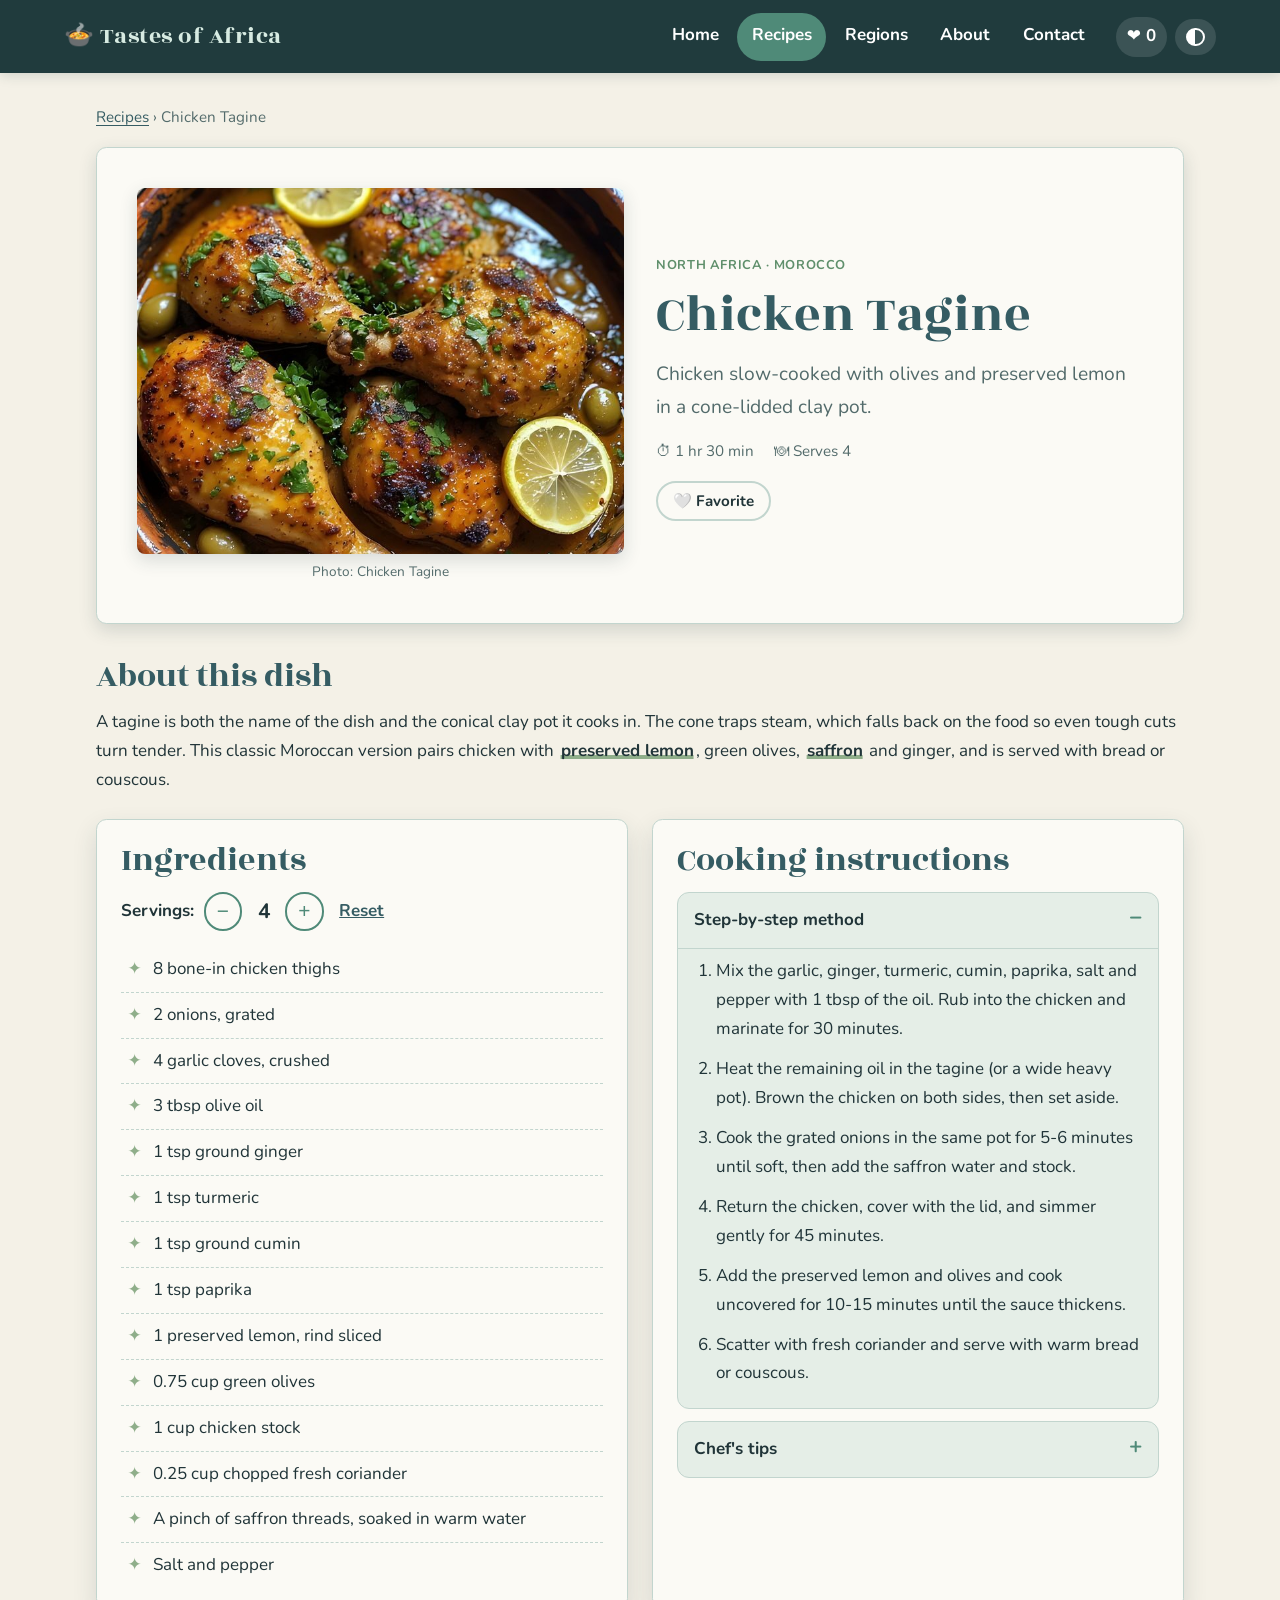
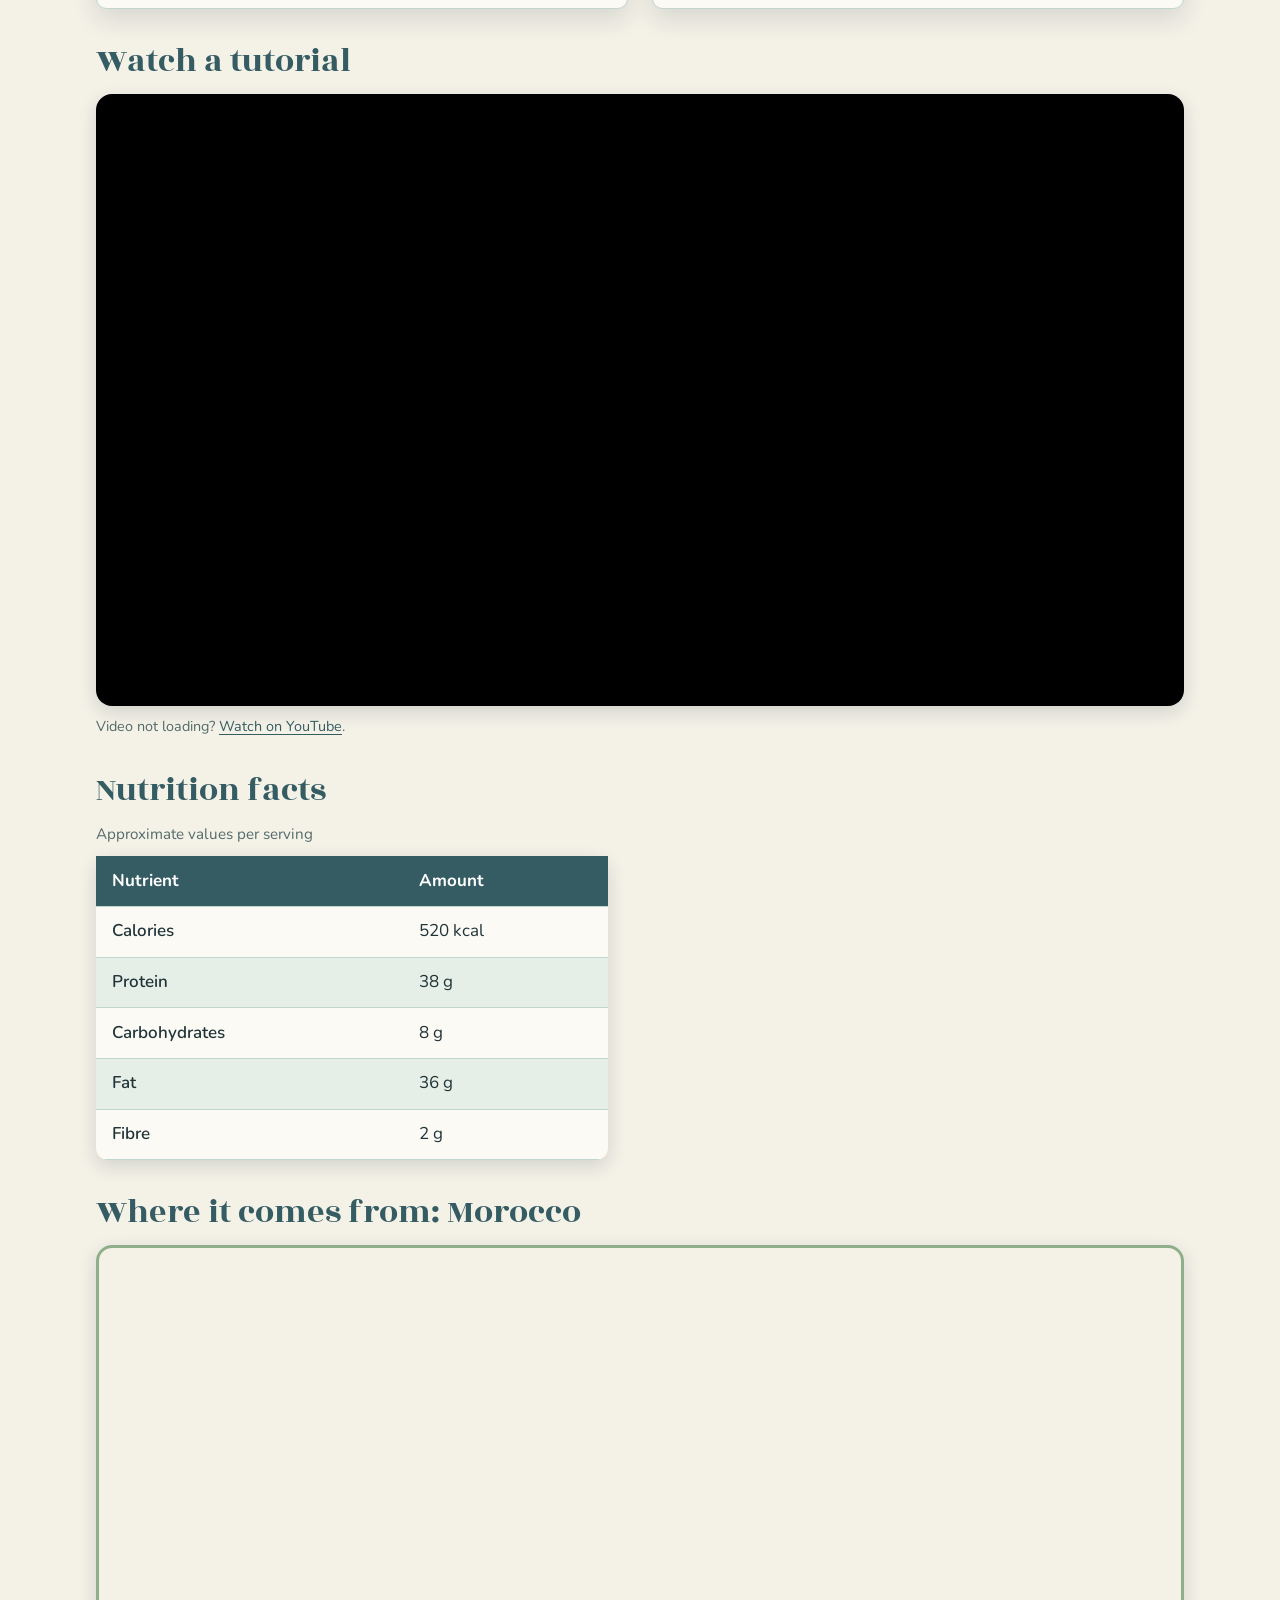
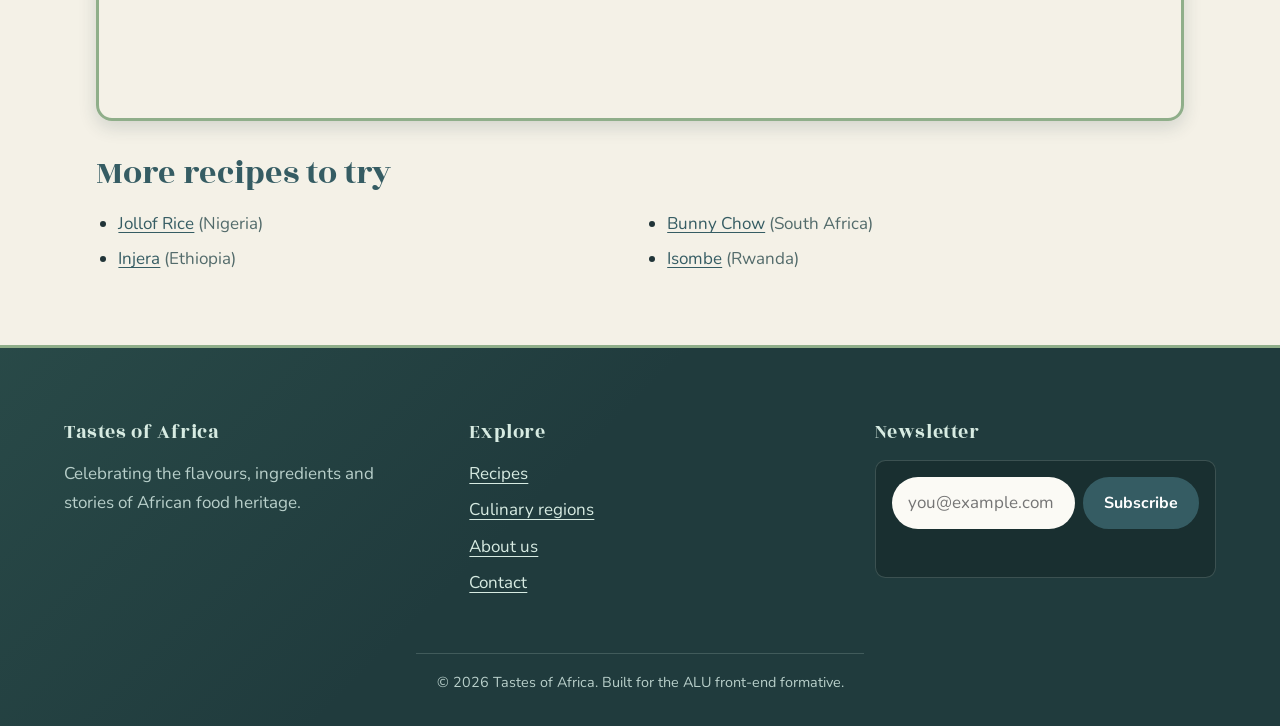
<file: tagine.html>
<!DOCTYPE html>
<html lang="en">
<head>
  <meta charset="UTF-8">
  <meta name="viewport" content="width=device-width, initial-scale=1.0">
  <title>Chicken Tagine | Tastes of Africa</title>
  <meta name="description" content="Chicken Tagine from Morocco: ingredients, instructions and video.">
  <link rel="icon" href="data:image/svg+xml,%3Csvg xmlns='http://www.w3.org/2000/svg' viewBox='0 0 100 100'%3E%3Ctext y='.9em' font-size='90'%3E🍲%3C/text%3E%3C/svg%3E">
  <link rel="preconnect" href="https://fonts.googleapis.com">
  <link rel="preconnect" href="https://fonts.gstatic.com" crossorigin>
  <link href="https://fonts.googleapis.com/css2?family=Nunito:wght@400;600;700&amp;family=Rozha+One&amp;display=swap" rel="stylesheet">
  <link rel="stylesheet" href="styles.css">
  <script src="script.js" defer></script>
</head>
<body>
<a class="skip-link" href="#main">Skip to main content</a>
<header class="site-header">
  <div class="container header-inner">
    <a class="brand" href="index.html" aria-label="Tastes of Africa home"><span aria-hidden="true">🍲</span> Tastes of Africa</a>
    <button class="nav-toggle" type="button" aria-expanded="false" aria-controls="site-nav" aria-label="Toggle navigation menu">☰</button>
    <nav id="site-nav" class="site-nav" aria-label="Main navigation">
      <ul>
        <li><a href="index.html">Home</a></li>
        <li><a href="recipes.html" aria-current="page">Recipes</a></li>
        <li><a href="regions.html">Regions</a></li>
        <li><a href="about.html">About</a></li>
        <li><a href="contact.html">Contact</a></li>
      </ul>
    </nav>
    <div class="header-tools">
      <a class="fav-link" href="recipes.html" title="Your favorites" aria-label="Your favorites">❤️ <span id="fav-count">0</span></a>
      <button id="theme-toggle" class="theme-toggle" type="button" aria-pressed="false" aria-label="Switch to dark mode"><span class="theme-icon" aria-hidden="true"></span></button>
    </div>
  </div>
</header>
<main id="main">

<article class="container recipe-page" data-id="tagine" data-region="north-africa">
  <nav class="breadcrumb" aria-label="Breadcrumb"><a href="recipes.html">Recipes</a> &rsaquo; <span>Chicken Tagine</span></nav>
  <header class="recipe-head">
    <figure class="recipe-hero">
      <img src="images/tagine.jpg" alt="Roasted chicken pieces in a clay dish with green olives, lemon slices and fresh herbs in a golden sauce" width="800" height="600">
      <figcaption>Photo: Chicken Tagine</figcaption>
    </figure>
    <div>
      <p class="tag">North Africa &middot; Morocco</p>
      <h1>Chicken Tagine</h1>
      <p class="lead">Chicken slow-cooked with olives and preserved lemon in a cone-lidded clay pot.</p>
      <p class="meta"><span>⏱ 1 hr 30 min</span> <span>🍽 Serves 4</span></p>
      <button type="button" class="fav-btn" data-id="tagine" aria-pressed="false"><span class="fav-icon" aria-hidden="true">🤍</span> <span class="fav-label">Favorite</span></button>
    </div>
  </header>

  <section aria-labelledby="about-dish">
    <h2 id="about-dish">About this dish</h2>
    <p>A tagine is both the name of the dish and the conical clay pot it cooks in. The cone traps steam, which falls back on the food so even tough cuts turn tender. This classic Moroccan version pairs chicken with <mark>preserved lemon</mark>, green olives, <mark>saffron</mark> and ginger, and is served with bread or couscous.</p>
  </section>

  <div class="recipe-cols">
    <section class="panel" aria-labelledby="ingredients-title" data-base-servings="4" id="scaler-panel">
      <h2 id="ingredients-title">Ingredients</h2>
      <div class="scaler" role="group" aria-label="Adjust servings">
        <span>Servings:</span>
        <button type="button" class="scale-btn" data-delta="-1" aria-label="Fewer servings">&minus;</button>
        <output id="servings-value" aria-live="polite">4</output>
        <button type="button" class="scale-btn" data-delta="1" aria-label="More servings">+</button>
        <button type="button" class="scale-reset" id="scale-reset">Reset</button>
      </div>
      <ul id="ingredient-list" class="ingredients">
            <li data-qty="8" data-unit="" data-name="bone-in chicken thighs">8 bone-in chicken thighs</li>
            <li data-qty="2" data-unit="" data-name="onions, grated">2 onions, grated</li>
            <li data-qty="4" data-unit="" data-name="garlic cloves, crushed">4 garlic cloves, crushed</li>
            <li data-qty="3" data-unit="tbsp" data-name="olive oil">3 tbsp olive oil</li>
            <li data-qty="1" data-unit="tsp" data-name="ground ginger">1 tsp ground ginger</li>
            <li data-qty="1" data-unit="tsp" data-name="turmeric">1 tsp turmeric</li>
            <li data-qty="1" data-unit="tsp" data-name="ground cumin">1 tsp ground cumin</li>
            <li data-qty="1" data-unit="tsp" data-name="paprika">1 tsp paprika</li>
            <li data-qty="1" data-unit="" data-name="preserved lemon, rind sliced">1 preserved lemon, rind sliced</li>
            <li data-qty="0.75" data-unit="cup" data-name="green olives">0.75 cup green olives</li>
            <li data-qty="1" data-unit="cup" data-name="chicken stock">1 cup chicken stock</li>
            <li data-qty="0.25" data-unit="cup" data-name="chopped fresh coriander">0.25 cup chopped fresh coriander</li>
            <li>A pinch of saffron threads, soaked in warm water</li>
            <li>Salt and pepper</li>
      </ul>
    </section>

    <section class="panel" aria-labelledby="method-title">
      <h2 id="method-title">Cooking instructions</h2>
      <details class="instructions" open>
        <summary>Step-by-step method</summary>
        <ol>
            <li>Mix the garlic, ginger, turmeric, cumin, paprika, salt and pepper with 1 tbsp of the oil. Rub into the chicken and marinate for 30 minutes.</li>
            <li>Heat the remaining oil in the tagine (or a wide heavy pot). Brown the chicken on both sides, then set aside.</li>
            <li>Cook the grated onions in the same pot for 5-6 minutes until soft, then add the saffron water and stock.</li>
            <li>Return the chicken, cover with the lid, and simmer gently for 45 minutes.</li>
            <li>Add the preserved lemon and olives and cook uncovered for 10-15 minutes until the sauce thickens.</li>
            <li>Scatter with fresh coriander and serve with warm bread or couscous.</li>
        </ol>
      </details>
      <details class="instructions">
        <summary>Chef's tips</summary>
        <p>Taste and adjust the seasoning at the end. Use the servings buttons above to scale the ingredients, and keep the heat low whenever a recipe says to simmer.</p>
      </details>
    </section>
  </div>

  <section aria-labelledby="video-title">
    <h2 id="video-title">Watch a tutorial</h2>
    <div class="video-wrap">
  <iframe src="https://www.youtube-nocookie.com/embed/TpsUQ7SbTXs" title="Moroccan chicken tagine with olives and preserved lemon" loading="lazy" allow="accelerometer; clipboard-write; encrypted-media; gyroscope; picture-in-picture" referrerpolicy="strict-origin-when-cross-origin" allowfullscreen></iframe>
</div>
<p class="video-note">Video not loading? <a href="https://www.youtube.com/watch?v=TpsUQ7SbTXs" target="_blank" rel="noopener">Watch on YouTube</a>.</p>
  </section>

  <section aria-labelledby="nutrition-title">
    <h2 id="nutrition-title">Nutrition facts</h2>
    <table class="nutrition">
      <caption>Approximate values per serving</caption>
      <thead><tr><th scope="col">Nutrient</th><th scope="col">Amount</th></tr></thead>
      <tbody>
          <tr><th scope="row">Calories</th><td>520 kcal</td></tr>
          <tr><th scope="row">Protein</th><td>38 g</td></tr>
          <tr><th scope="row">Carbohydrates</th><td>8 g</td></tr>
          <tr><th scope="row">Fat</th><td>36 g</td></tr>
          <tr><th scope="row">Fibre</th><td>2 g</td></tr>
      </tbody>
    </table>
  </section>

  <section aria-labelledby="map-title">
    <h2 id="map-title">Where it comes from: Morocco</h2>
    <div class="map-wrap">
  <iframe src="https://www.google.com/maps?q=Marrakech,+Morocco&amp;output=embed" title="Map showing Marrakech, Morocco" loading="lazy" referrerpolicy="no-referrer-when-downgrade" allowfullscreen></iframe>
</div>
  </section>

  <section aria-labelledby="more-title">
    <h2 id="more-title">More recipes to try</h2>
    <ul class="link-list"><li><a href="jollof-rice.html">Jollof Rice</a> <span class="muted">(Nigeria)</span></li><li><a href="injera.html">Injera</a> <span class="muted">(Ethiopia)</span></li><li><a href="bunny-chow.html">Bunny Chow</a> <span class="muted">(South Africa)</span></li><li><a href="isombe.html">Isombe</a> <span class="muted">(Rwanda)</span></li></ul>
  </section>
</article>
</main>
<footer class="site-footer">
  <div class="container footer-grid">
    <section aria-labelledby="footer-about">
      <h2 id="footer-about">Tastes of Africa</h2>
      <p>Celebrating the flavours, ingredients and stories of African food heritage.</p>
    </section>
    <section aria-labelledby="footer-links">
      <h2 id="footer-links">Explore</h2>
      <ul>
        <li><a href="recipes.html">Recipes</a></li>
        <li><a href="regions.html">Culinary regions</a></li>
        <li><a href="about.html">About us</a></li>
        <li><a href="contact.html">Contact</a></li>
      </ul>
    </section>
    <section aria-labelledby="footer-news">
      <h2 id="footer-news">Newsletter</h2>
      <form id="newsletter-form" class="newsletter" novalidate>
        <label for="newsletter-email" class="sr-only">Email address</label>
        <input type="email" id="newsletter-email" name="email" placeholder="you@example.com" autocomplete="email" required>
        <button type="submit" class="btn">Subscribe</button>
        <p id="newsletter-msg" class="form-msg" role="status" aria-live="polite"></p>
      </form>
    </section>
  </div>
  <p class="copyright">&copy; <span id="year">2026</span> Tastes of Africa. Built for the ALU front-end formative.</p>
</footer>
</body>
</html>
</file>
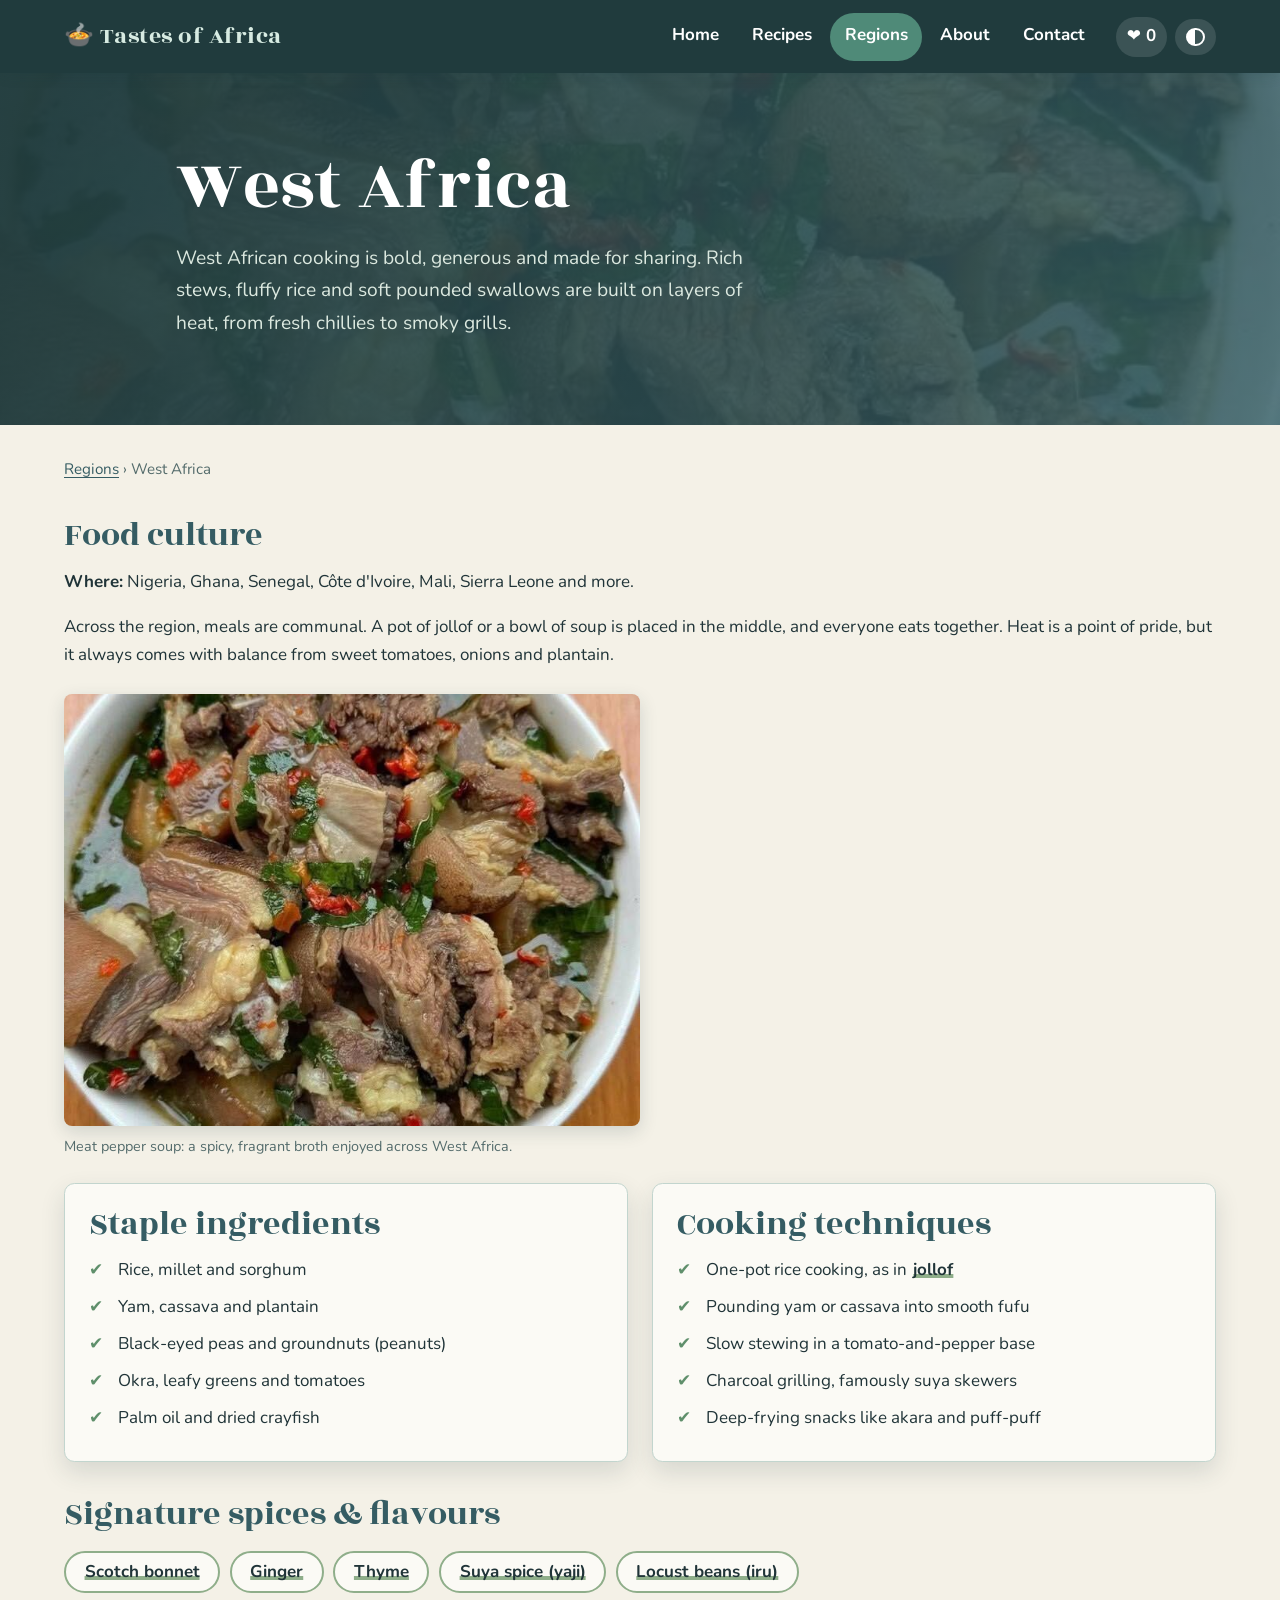
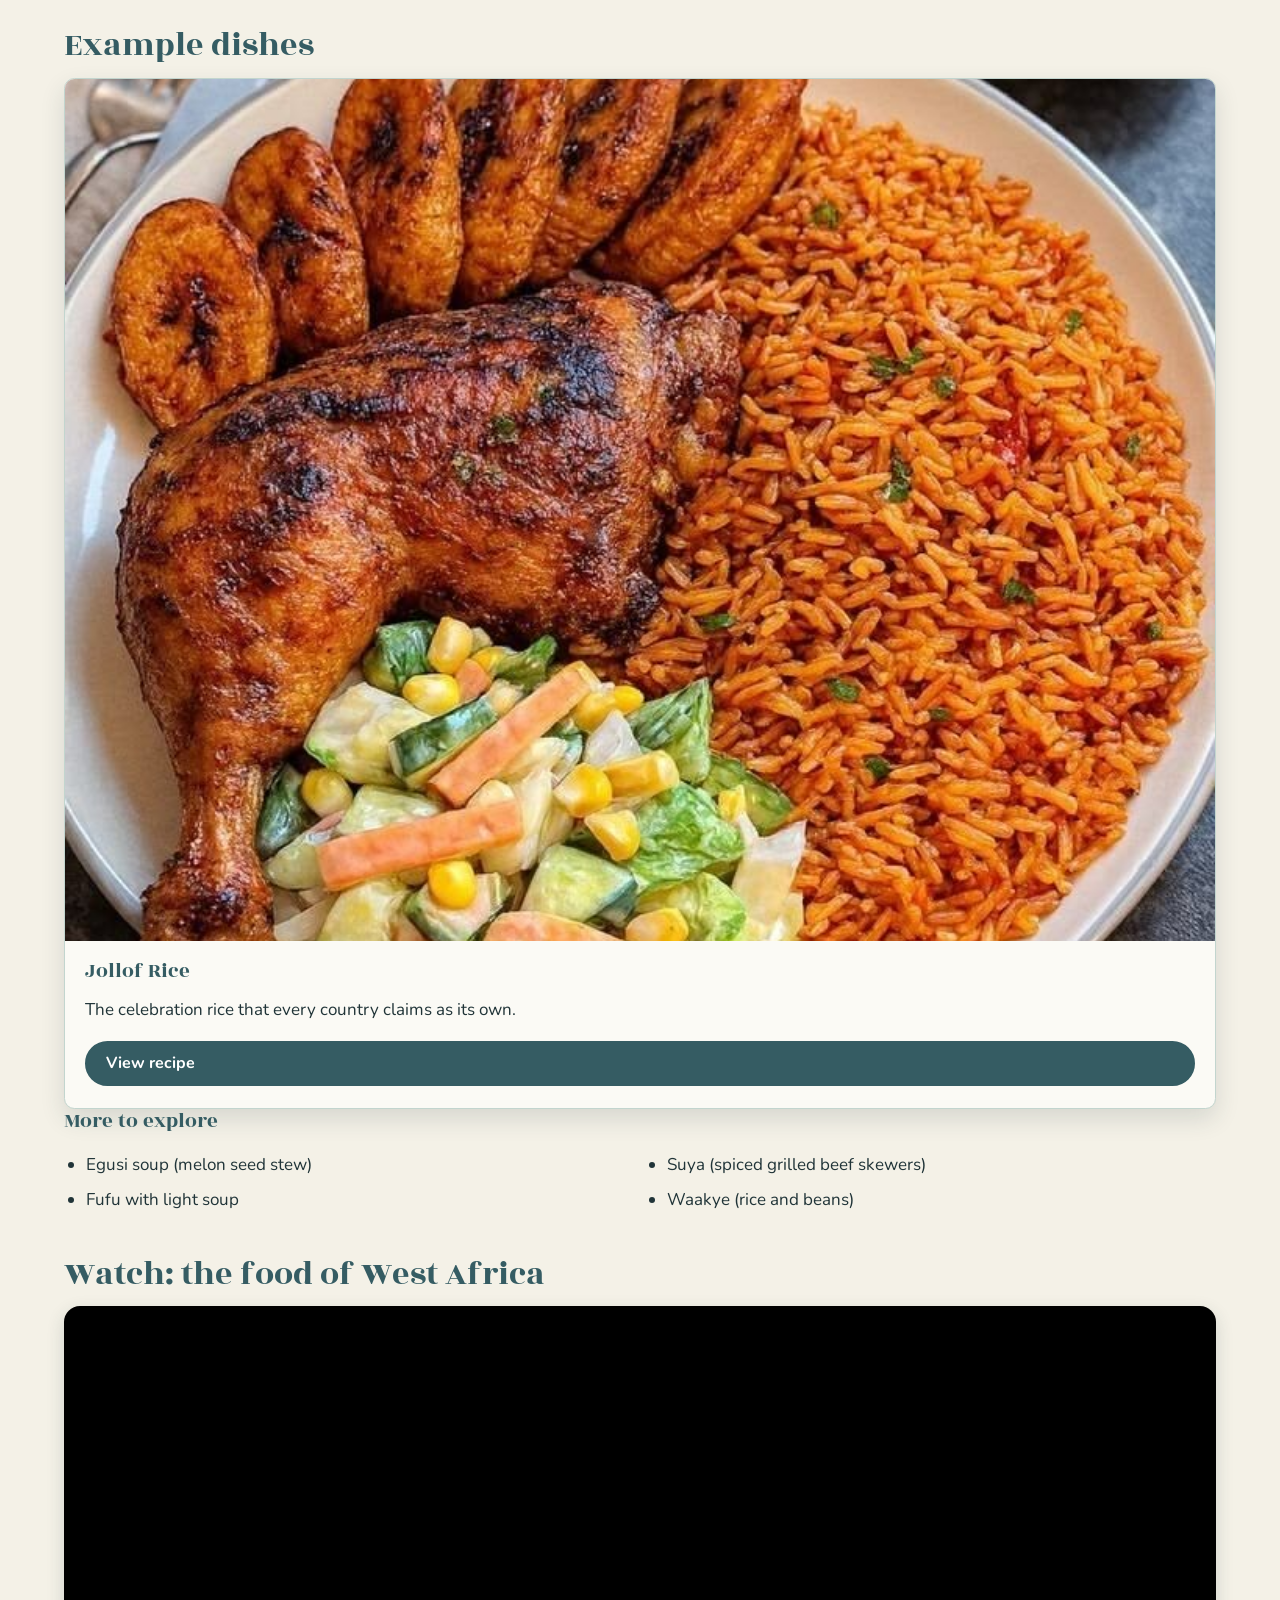
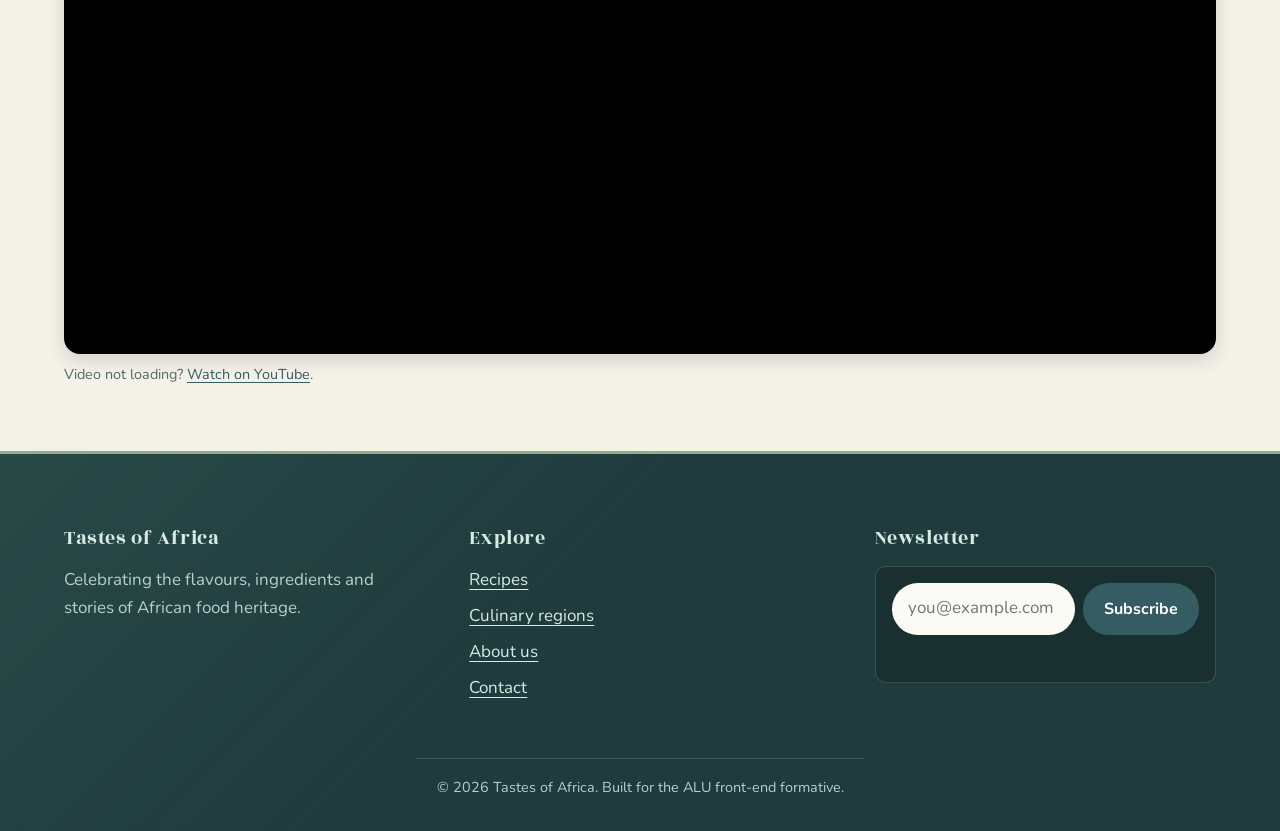
<file: west-africa.html>
<!DOCTYPE html>
<html lang="en">
<head>
  <meta charset="UTF-8">
  <meta name="viewport" content="width=device-width, initial-scale=1.0">
  <title>West Africa | Tastes of Africa</title>
  <meta name="description" content="Food culture, staples and cooking techniques of West Africa.">
  <link rel="icon" href="data:image/svg+xml,%3Csvg xmlns='http://www.w3.org/2000/svg' viewBox='0 0 100 100'%3E%3Ctext y='.9em' font-size='90'%3E🍲%3C/text%3E%3C/svg%3E">
  <link rel="preconnect" href="https://fonts.googleapis.com">
  <link rel="preconnect" href="https://fonts.gstatic.com" crossorigin>
  <link href="https://fonts.googleapis.com/css2?family=Nunito:wght@400;600;700&amp;family=Rozha+One&amp;display=swap" rel="stylesheet">
  <link rel="stylesheet" href="styles.css">
  <script src="script.js" defer></script>
</head>
<body>
<a class="skip-link" href="#main">Skip to main content</a>
<header class="site-header">
  <div class="container header-inner">
    <a class="brand" href="index.html" aria-label="Tastes of Africa home"><span aria-hidden="true">🍲</span> Tastes of Africa</a>
    <button class="nav-toggle" type="button" aria-expanded="false" aria-controls="site-nav" aria-label="Toggle navigation menu">☰</button>
    <nav id="site-nav" class="site-nav" aria-label="Main navigation">
      <ul>
        <li><a href="index.html">Home</a></li>
        <li><a href="recipes.html">Recipes</a></li>
        <li><a href="regions.html" aria-current="page">Regions</a></li>
        <li><a href="about.html">About</a></li>
        <li><a href="contact.html">Contact</a></li>
      </ul>
    </nav>
    <div class="header-tools">
      <a class="fav-link" href="recipes.html" title="Your favorites" aria-label="Your favorites">❤️ <span id="fav-count">0</span></a>
      <button id="theme-toggle" class="theme-toggle" type="button" aria-pressed="false" aria-label="Switch to dark mode"><span class="theme-icon" aria-hidden="true"></span></button>
    </div>
  </div>
</header>
<main id="main">

<section class="page-banner">
  <div class="container">
    <h1>West Africa</h1>
    <p class="lead">West African cooking is bold, generous and made for sharing. Rich stews, fluffy rice and soft pounded swallows are built on layers of heat, from fresh chillies to smoky grills.</p>
  </div>
</section>
<div class="container region-page">
  <nav class="breadcrumb" aria-label="Breadcrumb"><a href="regions.html">Regions</a> &rsaquo; <span>West Africa</span></nav>
  <section aria-labelledby="culture-title">
    <h2 id="culture-title">Food culture</h2>
    <p><strong>Where:</strong> Nigeria, Ghana, Senegal, Côte d'Ivoire, Mali, Sierra Leone and more.</p>
    <p>Across the region, meals are communal. A pot of jollof or a bowl of soup is placed in the middle, and everyone eats together. Heat is a point of pride, but it always comes with balance from sweet tomatoes, onions and plantain.</p>
  <figure class="photo-feature reveal">
    <img src="images/pepper-soup.jpg" alt="A bowl of meat pepper soup with chunks of meat, chilli and green leaves" width="800" height="600" loading="lazy">
    <figcaption>Meat pepper soup: a spicy, fragrant broth enjoyed across West Africa.</figcaption>
  </figure>
  </section>

  <div class="recipe-cols">
    <section class="panel" aria-labelledby="staples-title">
      <h2 id="staples-title">Staple ingredients</h2>
      <ul class="check-list">
        <li>Rice, millet and sorghum</li>
        <li>Yam, cassava and plantain</li>
        <li>Black-eyed peas and groundnuts (peanuts)</li>
        <li>Okra, leafy greens and tomatoes</li>
        <li>Palm oil and dried crayfish</li>
      </ul>
    </section>
    <section class="panel" aria-labelledby="tech-title">
      <h2 id="tech-title">Cooking techniques</h2>
      <ul class="check-list">
        <li>One-pot rice cooking, as in <mark>jollof</mark></li>
        <li>Pounding yam or cassava into smooth fufu</li>
        <li>Slow stewing in a tomato-and-pepper base</li>
        <li>Charcoal grilling, famously suya skewers</li>
        <li>Deep-frying snacks like akara and puff-puff</li>
      </ul>
    </section>
  </div>

  <section aria-labelledby="spice-title">
    <h2 id="spice-title">Signature spices &amp; flavours</h2>
    <ul class="chips">
      <li><mark>Scotch bonnet</mark></li>
        <li><mark>Ginger</mark></li>
        <li><mark>Thyme</mark></li>
        <li><mark>Suya spice (yaji)</mark></li>
        <li><mark>Locust beans (iru)</mark></li>
    </ul>
  </section>

  <section aria-labelledby="dishes-title">
    <h2 id="dishes-title">Example dishes</h2>
    <div class="grid grid-3">
      <article class="card reveal">
        <figure><img src="images/jollof-rice.jpg" alt="Jollof rice served with a grilled chicken leg, fried plantain and a creamy vegetable salad" width="800" height="600" loading="lazy"></figure>
        <div class="card-body"><h3>Jollof Rice</h3><p>The celebration rice that every country claims as its own.</p><a class="btn" href="jollof-rice.html">View recipe</a></div>
      </article>
    </div>
    <h3>More to explore</h3>
    <ul class="link-list">
      <li>Egusi soup (melon seed stew)</li>
        <li>Fufu with light soup</li>
        <li>Suya (spiced grilled beef skewers)</li>
        <li>Waakye (rice and beans)</li>
    </ul>
  </section>

  <section aria-labelledby="video-title">
    <h2 id="video-title">Watch: the food of West Africa</h2>
    <div class="video-wrap">
  <iframe src="https://www.youtube-nocookie.com/embed/MvJ9z7zcMI0" title="How to cook Nigerian jollof rice" loading="lazy" allow="accelerometer; clipboard-write; encrypted-media; gyroscope; picture-in-picture" referrerpolicy="strict-origin-when-cross-origin" allowfullscreen></iframe>
</div>
<p class="video-note">Video not loading? <a href="https://www.youtube.com/watch?v=MvJ9z7zcMI0" target="_blank" rel="noopener">Watch on YouTube</a>.</p>
  </section>
</div>
</main>
<footer class="site-footer">
  <div class="container footer-grid">
    <section aria-labelledby="footer-about">
      <h2 id="footer-about">Tastes of Africa</h2>
      <p>Celebrating the flavours, ingredients and stories of African food heritage.</p>
    </section>
    <section aria-labelledby="footer-links">
      <h2 id="footer-links">Explore</h2>
      <ul>
        <li><a href="recipes.html">Recipes</a></li>
        <li><a href="regions.html">Culinary regions</a></li>
        <li><a href="about.html">About us</a></li>
        <li><a href="contact.html">Contact</a></li>
      </ul>
    </section>
    <section aria-labelledby="footer-news">
      <h2 id="footer-news">Newsletter</h2>
      <form id="newsletter-form" class="newsletter" novalidate>
        <label for="newsletter-email" class="sr-only">Email address</label>
        <input type="email" id="newsletter-email" name="email" placeholder="you@example.com" autocomplete="email" required>
        <button type="submit" class="btn">Subscribe</button>
        <p id="newsletter-msg" class="form-msg" role="status" aria-live="polite"></p>
      </form>
    </section>
  </div>
  <p class="copyright">&copy; <span id="year">2026</span> Tastes of Africa. Built for the ALU front-end formative.</p>
</footer>
</body>
</html>
</file>
<file: styles.css>
/* ==========================================================================
   Tastes of Africa - styles.css
   Sections: 1 Variables · 2 Base · 3 Layout · 4 Header/Nav · 5 Hero · 6 Cards
            7 Recipe pages · 8 Regions/About · 9 Forms · 10 Footer
            11 Animations · 12 Responsive
   ========================================================================== */

/* ---------- 1. Variables (palette inspired by spices & savanna landscapes) ---------- */
:root {
  --terracotta: #4f8a78;
  --deep-red: #355c63;
  --mustard: #8fae8a;
  --earth: #203b3d;
  --leaf: #5f8f6b;
  --cream: #f4f1e7;

  --bg: var(--cream);
  --surface: #fbfaf5;
  --surface-alt: #e5eee7;
  --text: #203438;
  --muted: #536b6b;
  --border: #c2d5ce;
  --link: var(--deep-red);
  --shadow: 0 6px 18px rgba(32, 59, 61, 0.16);

  --radius: 1rem;
  --font-head: "Rozha One", Georgia, serif;
  --font-body: "Nunito", system-ui, -apple-system, "Segoe UI", sans-serif;
}

[data-theme="dark"] {
  --bg: #000000;
  --surface: #000000;
  --surface-alt: #111111;
  --text: #e9f0e9;
  --muted: #b8cfca;
  --border: #344d50;
  --link: #a9d2c2;
  --shadow: 0 6px 18px rgba(0, 0, 0, 0.55);
}

/* ---------- 2. Base ---------- */
*, *::before, *::after { box-sizing: border-box; }

html { font-size: 100%; scroll-behavior: smooth; }

body {
  margin: 0;
  font-family: var(--font-body);
  font-size: 1.0625rem;
  line-height: 1.7;
  color: var(--text);
  background: var(--bg);
  transition: background 0.3s ease, color 0.3s ease;
}

h1, h2, h3 { font-family: var(--font-head); font-weight: 400; line-height: 1.2; color: var(--deep-red); margin: 0 0 0.75rem; }
[data-theme="dark"] h1, [data-theme="dark"] h2, [data-theme="dark"] h3 { color: #c5ddc2; }
h1 { font-size: clamp(2rem, 5vw, 3.25rem); }
h2 { font-size: clamp(1.5rem, 3.5vw, 2.1rem); margin-top: 2rem; }
h3 { font-size: 1.3rem; }

p { margin: 0 0 1rem; }
a { color: var(--link); text-underline-offset: 3px; }
a:hover { color: var(--terracotta); }
img { max-width: 100%; height: auto; display: block; }
ul, ol { padding-left: 1.4rem; }

/* Emphasize semantic <mark> text with an underline that follows each word. */
mark {
  background: transparent;
  color: inherit;
  padding: 0 0.15em;
  font-weight: 700;
  text-decoration-line: underline;
  text-decoration-color: var(--mustard);
  text-decoration-thickness: 0.22em;
  text-underline-offset: -0.08em;
  text-decoration-skip-ink: none;
}

:focus-visible { outline: 3px solid var(--mustard); outline-offset: 3px; }

.sr-only {
  position: absolute; width: 1px; height: 1px; padding: 0; margin: -1px;
  overflow: hidden; clip: rect(0, 0, 0, 0); white-space: nowrap; border: 0;
}
.skip-link {
  position: absolute; left: 0.5rem; top: -4rem; background: var(--deep-red); color: #fff;
  padding: 0.6rem 1rem; border-radius: 0.5rem; z-index: 100;
}
.skip-link:focus { top: 0.5rem; color: #fff; }
.hidden { display: none !important; }
.muted { color: var(--muted); font-weight: 400; }

/* ---------- 3. Layout ---------- */
.container { width: min(100% - 2rem, 72rem); margin-inline: auto; }
.section { padding-block: 3rem; }
.band { background: var(--surface-alt); }
.section-title { margin-top: 0; text-align: center; }
.section-intro { text-align: center; color: var(--muted); max-width: 40rem; margin: 0 auto 2rem; }
.lead { font-size: 1.2rem; color: var(--muted); }

.grid { display: grid; gap: 1.5rem; }
.grid-3 { grid-template-columns: repeat(auto-fit, minmax(16rem, 1fr)); }
.grid-4 { grid-template-columns: repeat(auto-fit, minmax(14rem, 1fr)); }

.tag {
  display: inline-block; font-size: 0.8rem; font-weight: 700; letter-spacing: 0.05em; text-transform: uppercase;
  color: var(--leaf); margin-bottom: 0.4rem;
}
[data-theme="dark"] .tag { color: #9bd08f; }
.meta { display: flex; flex-wrap: wrap; gap: 0.5rem 1.25rem; color: var(--muted); font-size: 0.95rem; }

/* Buttons */
.btn {
  display: inline-block; background: var(--deep-red); color: #fff; text-decoration: none;
  font: 700 1rem var(--font-body); padding: 0.6rem 1.2rem; border-radius: 999px; border: 2px solid var(--deep-red);
  cursor: pointer; transition: transform 0.15s ease, background 0.2s ease, color 0.2s ease;
}
.btn:hover { background: var(--terracotta); border-color: var(--terracotta); color: #fff; transform: translateY(-2px); }
.btn-accent { background: var(--mustard); border-color: var(--mustard); color: var(--earth); }
.btn-accent:hover { background: #a9c5a2; border-color: #a9c5a2; color: var(--earth); }
.btn-outline { background: transparent; color: #fff; border-color: #fff; }
.btn-outline:hover { background: #fff; color: var(--deep-red); border-color: #fff; }
[data-theme="dark"] .btn-outline:hover { background: #000; color: #d7ebe2; border-color: #d7ebe2; }

/* ---------- 4. Header & navigation ---------- */
.site-header {
  position: sticky; top: 0; z-index: 50; background: var(--earth); color: #fff;
  border-bottom: 4px solid var(--mustard);
}
.header-inner { display: flex; align-items: center; gap: 1rem; padding-block: 0.6rem; }
.brand { font-family: var(--font-head); font-size: 1.5rem; color: var(--mustard); text-decoration: none; margin-right: auto; }
.brand:hover { color: #fff; }

.site-nav ul { display: flex; gap: 0.25rem; list-style: none; margin: 0; padding: 0; }
.site-nav a {
  display: block; color: #fff; text-decoration: none; font-weight: 700; padding: 0.5rem 0.9rem; border-radius: 999px;
  border-bottom: 3px solid transparent; transition: background 0.2s ease, color 0.2s ease;
}
.site-nav a:hover { color: var(--mustard); text-decoration: underline; text-underline-offset: 6px; text-decoration-thickness: 2px; }
.site-nav a[aria-current="page"] { background: var(--terracotta); color: #fff; }

.header-tools { display: flex; align-items: center; gap: 0.5rem; }
.fav-link { color: #fff; text-decoration: none; font-weight: 700; padding: 0.35rem 0.7rem; border-radius: 999px; background: rgba(255, 255, 255, 0.12); }
.fav-link:hover { background: rgba(255, 255, 255, 0.25); color: #fff; }
.theme-toggle, .nav-toggle {
  background: rgba(255, 255, 255, 0.12); color: #fff; border: 0; border-radius: 999px; cursor: pointer;
  font-size: 1.15rem; line-height: 1; padding: 0.55rem 0.7rem;
}
.theme-icon {
  display: block;
  width: 1em;
  height: 1em;
  border: 2px solid currentColor;
  border-radius: 50%;
  background: linear-gradient(90deg, currentColor 50%, transparent 50%);
}
.theme-toggle:hover, .nav-toggle:hover { background: rgba(255, 255, 255, 0.28); }
.nav-toggle { display: none; }

/* ---------- 5. Hero & page banners ---------- */
.hero {
  background:
    linear-gradient(110deg, rgba(32, 59, 61, 0.92) 0%, rgba(53, 92, 99, 0.78) 55%, rgba(32, 59, 61, 0.56) 100%),
    url("images/jollof-plate.jpg") center 40% / cover no-repeat;
  color: #fff; padding-block: clamp(3rem, 9vw, 6rem); min-height: 70vh; display: flex; align-items: center;
}
.hero-grid { display: grid; gap: 2.5rem; grid-template-columns: 1.1fr 1fr; align-items: center; }
.hero h1 { color: #fff; text-shadow: 0 2px 10px rgba(0, 0, 0, 0.4); }
.hero .lead { color: #dbe8df; }
.hero mark { background: transparent; color: #fff; }
.eyebrow { text-transform: uppercase; letter-spacing: 0.15em; font-weight: 700; color: var(--mustard); margin-bottom: 0.5rem; }
.hero-actions { display: flex; gap: 0.75rem; flex-wrap: wrap; margin-top: 1.5rem; }

.page-banner {
  background: linear-gradient(120deg, var(--deep-red), var(--terracotta)); color: #fff; padding-block: 3rem; text-align: center;
  border-bottom: 6px solid var(--mustard);
}
.page-banner h1 { color: #fff; }
.page-banner .lead { color: #dbe8df; max-width: 42rem; margin-inline: auto; }

/* ---------- 6. Cards ---------- */
.card, .dish-card {
  background: var(--surface); border-radius: var(--radius); box-shadow: var(--shadow); overflow: hidden; margin: 0;
  display: flex; flex-direction: column; border: 1px solid var(--border);
  transition: transform 0.25s ease, box-shadow 0.25s ease;
}
.card:hover, .dish-card:hover { transform: translateY(-6px); box-shadow: 0 14px 28px rgba(32, 59, 61, 0.24); }
.card img, .dish-card img { width: 100%; aspect-ratio: 4 / 3; object-fit: cover; }
.card figure { margin: 0; }
.card-body, .dish-card figcaption { padding: 1.1rem 1.25rem 1.4rem; display: flex; flex-direction: column; flex: 1; }
.card-body p:last-of-type, .dish-card figcaption p { flex: 1; }
.card-actions { display: flex; flex-wrap: wrap; gap: 0.6rem; align-items: center; margin-top: 0.5rem; }

.fav-btn {
  font: 700 0.95rem var(--font-body); cursor: pointer; background: transparent; color: var(--text);
  border: 2px solid var(--border); border-radius: 999px; padding: 0.5rem 0.95rem; transition: all 0.2s ease;
}
.fav-btn:hover { border-color: #d6301f; }
.fav-btn.active { background: #fde8e5; border-color: #d6301f; color: #a01c10; }
[data-theme="dark"] .fav-btn.active { background: #31544f; color: #c5e0d2; }
.fav-btn.active .fav-icon { display: inline-block; animation: pop 0.35s ease; }

/* The bunny chow photo is a small portrait image: keep the loaves in frame */
img[src$="bunny-chow.jpg"] { object-position: center 45%; }

/* Region tiles */
.region-tile {
  position: relative; display: flex; flex-direction: column; justify-content: flex-end; min-height: 16rem; padding: 1.25rem;
  border-radius: var(--radius); color: #fff; text-decoration: none; overflow: hidden; box-shadow: var(--shadow);
  background: linear-gradient(to top, rgba(0, 0, 0, 0.75), rgba(0, 0, 0, 0.05) 70%), var(--tile) center / cover;
  transition: transform 0.25s ease;
}
.region-tile:hover { transform: scale(1.03); color: #fff; }
.region-name { font-family: var(--font-head); font-size: 1.6rem; color: var(--mustard); }
.region-sub { font-weight: 600; }

/* Photo gallery (home) and single feature photos (region pages) */
.gallery { display: grid; gap: 1.25rem; grid-template-columns: repeat(auto-fit, minmax(14rem, 1fr)); }
.gallery-item {
  margin: 0; background: var(--surface); border: 1px solid var(--border); border-radius: var(--radius);
  overflow: hidden; box-shadow: var(--shadow); transition: transform 0.25s ease;
}
.gallery-item:hover { transform: translateY(-6px); }
.gallery-item img { width: 100%; aspect-ratio: 3 / 4; object-fit: cover; transition: transform 0.4s ease; }
.gallery-item:hover img { transform: scale(1.05); }
.gallery-item figcaption { padding: 0.9rem 1rem 1.1rem; font-size: 0.95rem; color: var(--muted); line-height: 1.5; }
.gallery-item figcaption strong { display: block; color: var(--text); font-size: 1.05rem; margin-bottom: 0.2rem; }
.photo-feature { margin: 1.5rem 0; max-width: 36rem; }
.photo-feature img { width: 100%; aspect-ratio: 4 / 3; object-fit: cover; border-radius: var(--radius); box-shadow: var(--shadow); }
.photo-feature figcaption { font-size: 0.9rem; color: var(--muted); margin-top: 0.5rem; }

/* Trends */
.trends { display: grid; gap: 1.25rem; grid-template-columns: repeat(auto-fit, minmax(16rem, 1fr)); }
.trend { background: var(--surface); border-left: 6px solid var(--mustard); border-radius: 0.75rem; padding: 1.25rem 1.5rem; box-shadow: var(--shadow); }
.trend h3 { margin-bottom: 0.4rem; }
.trend p:last-child { margin-bottom: 0; }

/* Filter bar */
.filter-bar { display: flex; flex-wrap: wrap; gap: 0.6rem; justify-content: center; margin-bottom: 2rem; }
.filter-btn {
  font: 700 1rem var(--font-body); cursor: pointer; background: var(--surface); color: var(--text);
  border: 2px solid var(--terracotta); border-radius: 999px; padding: 0.5rem 1.1rem; transition: all 0.2s ease;
}
.filter-btn:hover { background: var(--surface-alt); }
.filter-btn.active { background: var(--terracotta); color: #fff; }
.empty-state { text-align: center; color: var(--muted); padding: 2rem 0; }

/* ---------- 7. Recipe pages ---------- */
.recipe-page, .region-page, .about { padding-block: 2rem 3rem; }
.breadcrumb { font-size: 0.95rem; color: var(--muted); margin-bottom: 1rem; }
.recipe-head { display: grid; grid-template-columns: 1fr 1fr; gap: 2rem; align-items: center; }
.recipe-hero { margin: 0; }
.recipe-hero img { border-radius: var(--radius); box-shadow: var(--shadow); width: 100%; aspect-ratio: 4 / 3; object-fit: cover; }
.recipe-hero figcaption { font-size: 0.85rem; color: var(--muted); margin-top: 0.4rem; text-align: center; }

.recipe-cols { display: grid; grid-template-columns: 1fr 1fr; gap: 1.5rem; margin-block: 1.5rem; }
.panel { background: var(--surface); border: 1px solid var(--border); border-radius: var(--radius); padding: 1.25rem 1.5rem; box-shadow: var(--shadow); }
.panel h2 { margin-top: 0; }

.scaler { display: flex; align-items: center; gap: 0.6rem; flex-wrap: wrap; margin-bottom: 1rem; font-weight: 700; }
.scale-btn {
  width: 2.4rem; height: 2.4rem; border-radius: 50%; border: 2px solid var(--terracotta); background: var(--surface);
  color: var(--terracotta); font-size: 1.3rem; line-height: 1; cursor: pointer; transition: all 0.15s ease;
}
.scale-btn:hover { background: var(--terracotta); color: #fff; }
.scale-reset { background: none; border: 0; color: var(--link); text-decoration: underline; cursor: pointer; font: inherit; }
#servings-value { min-width: 2ch; text-align: center; font-size: 1.3rem; }

.ingredients { list-style: none; padding: 0; margin: 0; }
.ingredients li { padding: 0.5rem 0 0.5rem 2rem; border-bottom: 1px dashed var(--border); position: relative; }
.ingredients li::before { content: "\2726"; position: absolute; left: 0.4rem; color: var(--mustard); }
.ingredients li:last-child { border-bottom: 0; }

details.instructions { border: 1px solid var(--border); border-radius: 0.75rem; margin-bottom: 0.8rem; background: var(--surface-alt); }
details.instructions summary { cursor: pointer; font-weight: 700; padding: 0.8rem 1rem; list-style: none; display: flex; justify-content: space-between; }
details.instructions summary::-webkit-details-marker { display: none; }
details.instructions summary::after { content: "+"; font-size: 1.4rem; color: var(--terracotta); line-height: 1; }
details.instructions[open] summary::after { content: "\2212"; }
details.instructions[open] summary { border-bottom: 1px solid var(--border); }
details.instructions ol, details.instructions p { padding: 0.5rem 1rem 0.5rem 2.4rem; margin: 0; }
details.instructions p { padding-left: 1rem; }
details.instructions li { margin-bottom: 0.7rem; }

.video-wrap { position: relative; width: 100%; aspect-ratio: 16 / 9; border-radius: var(--radius); overflow: hidden; box-shadow: var(--shadow); background: #000; }
.video-wrap iframe, .map-wrap iframe { position: absolute; inset: 0; width: 100%; height: 100%; border: 0; }
.video-note { font-size: 0.9rem; color: var(--muted); margin-top: 0.5rem; }
.map-wrap { position: relative; width: 100%; aspect-ratio: 16 / 7; min-height: 16rem; border-radius: var(--radius); overflow: hidden; box-shadow: var(--shadow); border: 3px solid var(--mustard); }

table.nutrition { width: 100%; max-width: 32rem; border-collapse: collapse; background: var(--surface); border-radius: 0.75rem; overflow: hidden; box-shadow: var(--shadow); }
.nutrition caption { text-align: left; color: var(--muted); padding-bottom: 0.5rem; font-size: 0.95rem; }
.nutrition th, .nutrition td { padding: 0.65rem 1rem; text-align: left; border-bottom: 1px solid var(--border); }
.nutrition thead th { background: var(--deep-red); color: #fff; }
.nutrition tbody tr:nth-child(even) { background: var(--surface-alt); }
.nutrition tbody th { font-weight: 600; }

.link-list { columns: 2; column-gap: 2rem; }
.link-list li { margin-bottom: 0.4rem; break-inside: avoid; }

/* ---------- 8. Regions & About ---------- */
.check-list { list-style: none; padding: 0; margin: 0; }
.check-list li { padding-left: 1.8rem; position: relative; margin-bottom: 0.5rem; }
.check-list li::before { content: "\2714"; color: var(--leaf); position: absolute; left: 0; font-weight: 700; }
[data-theme="dark"] .check-list li::before { color: #9bd08f; }
.chips { list-style: none; display: flex; flex-wrap: wrap; gap: 0.6rem; padding: 0; }
.chips li { background: var(--surface); border: 2px solid var(--mustard); border-radius: 999px; padding: 0.3rem 1rem; }
.note { text-align: center; margin-top: 2rem; }

.mission {
  margin: 1rem 0 1.5rem; padding: 1.5rem 2rem; background: var(--surface-alt); border-left: 8px solid var(--terracotta);
  border-radius: 0 var(--radius) var(--radius) 0; font-size: 1.35rem; font-style: italic; line-height: 1.6;
}
.mission p { margin: 0; }

.timeline { list-style: none; padding: 0; margin: 1.5rem 0; counter-reset: step; border-left: 4px solid var(--mustard); }
.timeline li { position: relative; padding: 0 0 1.5rem 2.5rem; counter-increment: step; }
.timeline li::before {
  content: counter(step); position: absolute; left: -1.35rem; top: 0; width: 2.3rem; height: 2.3rem; border-radius: 50%;
  background: var(--terracotta); color: #fff; display: grid; place-items: center; font-weight: 700;
}
.timeline h3 { margin-bottom: 0.3rem; }

/* ---------- 9. Forms ---------- */
.form, .confirmation {
  max-width: 40rem; margin-inline: auto; background: var(--surface); padding: 2rem; border-radius: var(--radius);
  box-shadow: var(--shadow); border: 1px solid var(--border);
}
.field { margin-bottom: 1.25rem; }
.field label { display: block; font-weight: 700; margin-bottom: 0.35rem; }
.field input, .field select, .field textarea {
  width: 100%; font: inherit; color: var(--text); background: var(--bg); padding: 0.7rem 0.9rem; border: 2px solid var(--border);
  border-radius: 0.6rem; transition: border-color 0.2s ease, box-shadow 0.2s ease;
}
.field textarea { resize: vertical; min-height: 9rem; }
.field input:hover, .field select:hover, .field textarea:hover { border-color: var(--terracotta); }
.field input:focus, .field select:focus, .field textarea:focus {
  outline: none; border-color: var(--mustard); box-shadow: 0 0 0 4px rgba(143, 174, 138, 0.35);
}
.field.invalid input, .field.invalid select, .field.invalid textarea { border-color: #c62828; }
.error { color: #c62828; font-weight: 700; font-size: 0.92rem; margin: 0.3rem 0 0; min-height: 1.2em; }
[data-theme="dark"] .error { color: #ff8a80; }
.hint { color: var(--muted); font-size: 0.9rem; margin: 0.3rem 0 0; }
.hint.ok { color: var(--leaf); }
.confirmation { text-align: center; border-top: 8px solid var(--leaf); font-size: 1.25rem; }
.confirmation[hidden] { display: none; }

/* ---------- 10. Footer ---------- */
.site-footer { background: var(--earth); color: #e9f0e9; margin-top: 3rem; padding-top: 2.5rem; border-top: 6px solid var(--mustard); }
.site-footer h2 { color: var(--mustard); font-size: 1.25rem; margin-top: 0; }
.site-footer a { color: #e9f0e9; }
.site-footer a:hover { color: var(--mustard); }
.footer-grid { display: grid; gap: 2rem; grid-template-columns: repeat(auto-fit, minmax(14rem, 1fr)); }
.footer-grid ul { list-style: none; padding: 0; }
.newsletter { display: flex; flex-wrap: wrap; gap: 0.5rem; }
.newsletter input { flex: 1 1 10rem; padding: 0.6rem 0.9rem; border-radius: 999px; border: 2px solid transparent; font: inherit; }
.newsletter input:focus { outline: none; border-color: var(--mustard); box-shadow: 0 0 0 3px rgba(143, 174, 138, 0.4); }
.form-msg { flex-basis: 100%; margin: 0; min-height: 1.4em; font-weight: 700; }
.copyright { text-align: center; margin: 2rem 0 0; padding: 1rem; background: rgba(0, 0, 0, 0.25); font-size: 0.9rem; }

/* ---------- 11. Animations ---------- */
@keyframes pop { 0% { transform: scale(1); } 50% { transform: scale(1.5); } 100% { transform: scale(1); } }
/* .js is added by script.js, so content stays visible if JavaScript fails */
.js .reveal { opacity: 0; transform: translateY(24px); transition: opacity 0.6s ease, transform 0.6s ease; }
.js .reveal.visible { opacity: 1; transform: none; }

@media (prefers-reduced-motion: reduce) {
  *, *::before, *::after { animation: none !important; transition: none !important; scroll-behavior: auto !important; }
  .js .reveal { opacity: 1; transform: none; }
}

/* ---------- Homepage template styling ---------- */
.home-page {
  background: var(--bg);
}

.home-page .site-header {
  background: #000;
  border-bottom-color: var(--mustard);
}

.home-page .hero {
  min-height: 78vh;
  background:
    linear-gradient(90deg, rgba(0, 0, 0, 0.9) 0%, rgba(0, 0, 0, 0.68) 46%, rgba(0, 0, 0, 0.2) 100%),
    url("images/jollof-plate.jpg") center 40% / cover no-repeat;
}

.home-page .hero h1 {
  max-width: 14ch;
  font-size: clamp(2.8rem, 7vw, 5.3rem);
  letter-spacing: 0.01em;
}

.home-page .hero .lead {
  max-width: 34rem;
}

.home-page .section {
  padding-block: clamp(3.5rem, 8vw, 6rem);
}

.home-page .section-title {
  letter-spacing: 0.03em;
}

.home-page .card,
.home-page .dish-card,
.home-page .gallery-item,
.home-page .trend {
  border-radius: 0.65rem;
  border-color: var(--border);
  box-shadow: 0 10px 24px rgba(0, 0, 0, 0.18);
}

.home-page .dish-card img {
  aspect-ratio: 1 / 1;
}

.home-page .dish-card figcaption {
  padding: 1rem;
}

.home-page .dish-card h3,
.home-page .trend h3 {
  letter-spacing: 0.02em;
}

.home-page .band {
  background: var(--surface-alt);
}

.home-page .region-tile {
  min-height: 19rem;
  border-radius: 0.65rem;
}

.home-page .gallery-item img {
  aspect-ratio: 4 / 5;
}

[data-theme="dark"] .home-page .site-header {
  background: #000;
}

[data-theme="dark"] .home-page h1,
[data-theme="dark"] .home-page h2,
[data-theme="dark"] .home-page h3 {
  color: #fff;
}

[data-theme="dark"] .home-page .section-title::after {
  content: "";
  display: block;
  width: 3rem;
  height: 2px;
  margin: 0.8rem auto 0;
  background: var(--mustard);
}

/* ---------- Site-wide template styling ---------- */
.site-header {
  background: var(--earth);
  border-bottom: 0;
  box-shadow: 0 2px 12px rgba(32, 59, 61, 0.18);
}

.header-inner {
  min-height: 4.5rem;
  padding-block: 0.8rem;
}

.brand {
  color: #d7ebe2;
  letter-spacing: 0.02em;
}

.site-nav a[aria-current="page"] {
  background: var(--terracotta);
}

.page-banner {
  min-height: 22rem;
  display: grid;
  place-items: center;
  background:
    linear-gradient(110deg, rgba(32, 59, 61, 0.96), rgba(53, 92, 99, 0.82)),
    url("images/pepper-soup.jpg") center / cover;
  border-bottom: 0;
  text-align: left;
}

.page-banner .container {
  width: min(100% - 2rem, 58rem);
}

.page-banner h1 {
  max-width: 13ch;
  font-size: clamp(2.5rem, 6vw, 4.5rem);
  letter-spacing: 0.01em;
}

.page-banner .lead {
  max-width: 36rem;
  margin-inline: 0;
}

.section {
  padding-block: clamp(3.5rem, 7vw, 5.5rem);
}

.section-title {
  letter-spacing: 0.02em;
}

.section-title::after {
  content: "";
  display: block;
  width: 3rem;
  height: 2px;
  margin: 0.8rem auto 0;
  background: var(--mustard);
}

.card,
.dish-card,
.gallery-item,
.trend,
.panel,
.form,
.confirmation {
  border-radius: 0.65rem;
  border-color: var(--border);
  box-shadow: 0 10px 24px rgba(32, 59, 61, 0.14);
}

.card,
.dish-card {
  background: var(--surface);
}

.card img,
.dish-card img {
  aspect-ratio: 4 / 3;
}

.region-tile {
  min-height: 18rem;
  border-radius: 0.65rem;
}

.recipe-page {
  max-width: 68rem;
}

.recipe-head {
  padding: clamp(1.25rem, 4vw, 2.5rem);
  background: var(--surface);
  border: 1px solid var(--border);
  border-radius: 0.65rem;
  box-shadow: var(--shadow);
}

.recipe-hero img,
.photo-feature img {
  border-radius: 0.5rem;
}

.panel {
  background: var(--surface);
}

.form {
  max-width: 46rem;
  margin-inline: auto;
  padding: clamp(1.25rem, 4vw, 2.5rem);
  background: var(--surface);
}

.site-footer {
  margin-top: 0;
  padding-block: 4.5rem 1rem;
  background:
    linear-gradient(135deg, rgba(79, 138, 120, 0.18), transparent 42%),
    var(--earth);
  border-top: 3px solid var(--mustard);
}

.site-footer .footer-grid {
  gap: clamp(2rem, 5vw, 4rem);
}

.site-footer section {
  min-width: 0;
}

.site-footer h2 {
  margin-bottom: 1rem;
  color: #d7ebe2;
  letter-spacing: 0.03em;
}

.site-footer p {
  max-width: 28rem;
  color: #b8cfca;
}

.site-footer ul {
  margin: 0;
}

.site-footer li {
  margin-bottom: 0.45rem;
}

.site-footer a {
  display: inline-block;
  color: #d7ebe2;
  text-underline-offset: 0.25em;
}

.site-footer a:hover,
.site-footer a:focus-visible {
  color: var(--mustard);
}

.site-footer .newsletter {
  padding: 1rem;
  background: rgba(0, 0, 0, 0.2);
  border: 1px solid rgba(215, 235, 226, 0.18);
  border-radius: 0.65rem;
}

.site-footer .newsletter input {
  min-width: 0;
  color: var(--text);
  background: var(--surface);
}

.site-footer .newsletter .btn {
  white-space: nowrap;
}

.copyright {
  max-width: 72rem;
  margin: 3rem auto 0;
  padding: 1rem;
  color: #9eb8b3;
  border-top: 1px solid rgba(215, 235, 226, 0.18);
  background: transparent;
}

[data-theme="dark"] .site-header,
[data-theme="dark"] .site-footer {
  background: #000;
}

[data-theme="dark"] .site-footer {
  background:
    linear-gradient(135deg, rgba(79, 138, 120, 0.12), transparent 42%),
    #000;
}

[data-theme="dark"] .site-footer .newsletter {
  background: #111;
  border-color: #344d50;
}

[data-theme="dark"] .site-footer .newsletter input {
  background: #000;
}

[data-theme="dark"] .page-banner {
  background:
    linear-gradient(110deg, rgba(0, 0, 0, 0.96), rgba(17, 17, 17, 0.88)),
    url("images/pepper-soup.jpg") center / cover;
}

[data-theme="dark"] .card,
[data-theme="dark"] .dish-card,
[data-theme="dark"] .gallery-item,
[data-theme="dark"] .trend,
[data-theme="dark"] .panel,
[data-theme="dark"] .form,
[data-theme="dark"] .confirmation,
[data-theme="dark"] .recipe-head {
  background: #000;
  box-shadow: 0 10px 24px rgba(0, 0, 0, 0.5);
}

@media (max-width: 48rem) {
  .page-banner {
    min-height: 18rem;
  }

  .site-footer {
    padding-block: 3.5rem 1rem;
  }

  .site-footer .newsletter {
    max-width: 30rem;
  }
}

/* ---------- 12. Responsive ---------- */
@media (max-width: 56rem) {
  .hero-grid, .recipe-head, .recipe-cols { grid-template-columns: 1fr; }
  .hero { min-height: auto; }
}

@media (max-width: 48rem) {
  .nav-toggle { display: block; }
  .header-inner { flex-wrap: wrap; }
  .site-nav { order: 5; width: 100%; display: none; }
  .site-nav.open { display: block; }
  .site-nav ul { flex-direction: column; padding-bottom: 0.5rem; }
  .link-list { columns: 1; }
  .form, .confirmation { padding: 1.25rem; }
}

@media (max-width: 30rem) {
  body { font-size: 1rem; }
  .brand { font-size: 1.2rem; }
  .btn { width: 100%; text-align: center; }
  .card-actions .btn, .card-actions .fav-btn { flex: 1 1 100%; }
  .map-wrap { aspect-ratio: 4 / 3; }
}
</file>
